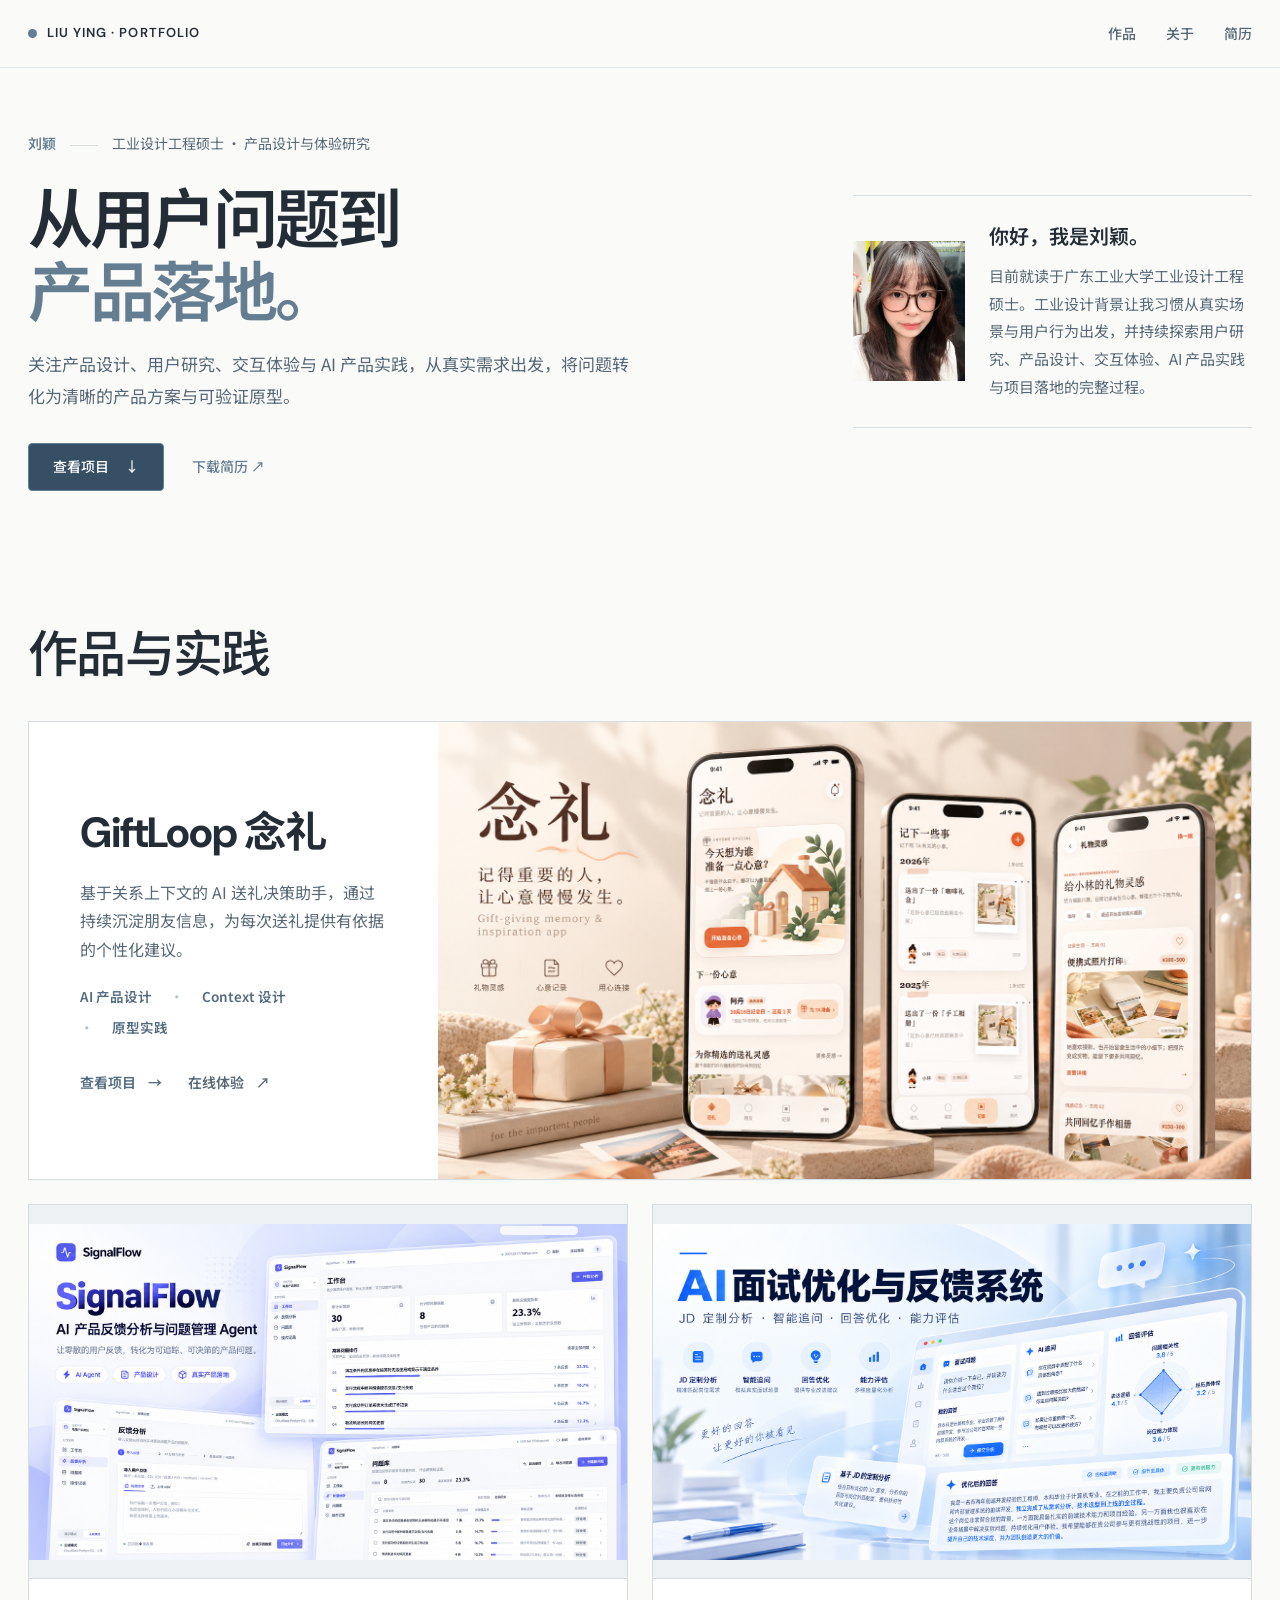
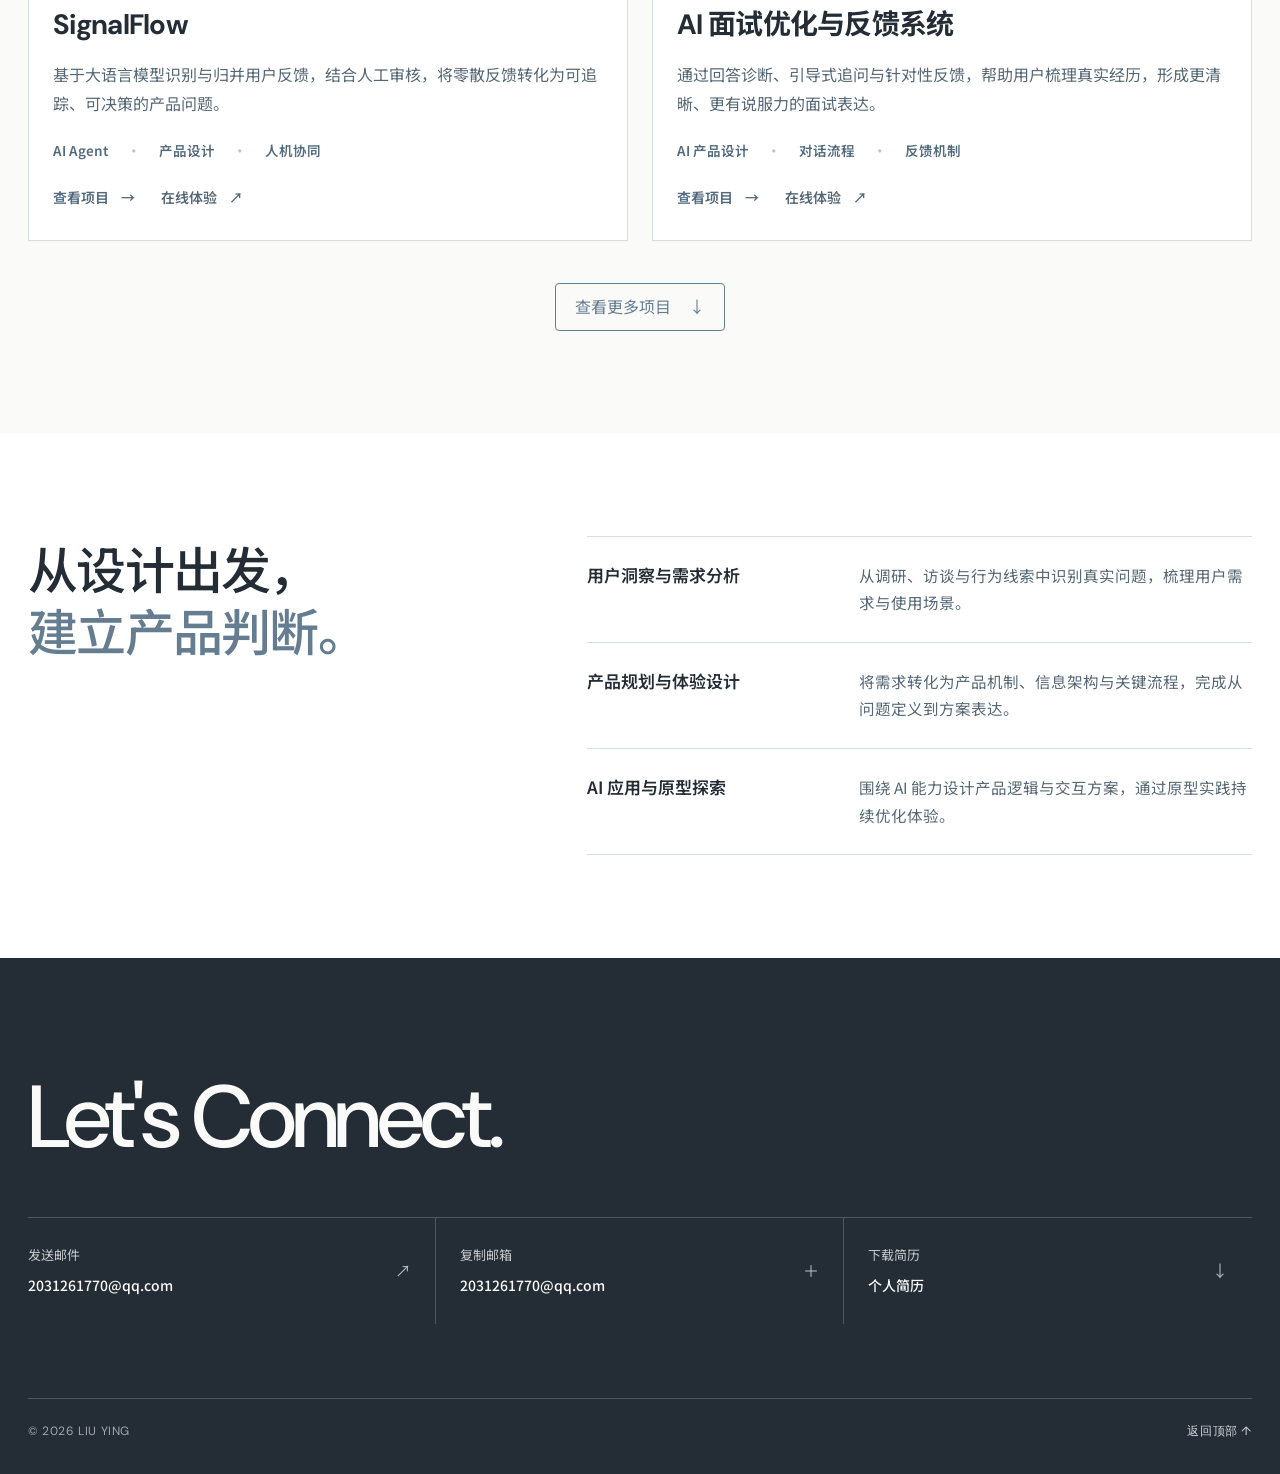
<file: index.html>
<!doctype html>
<html lang="zh-CN">
<head>
  <meta charset="utf-8">
  <meta name="viewport" content="width=device-width, initial-scale=1">
  <meta name="theme-color" content="#fafaf8">
  <meta name="description" content="刘颖的个人作品集，聚焦产品设计、用户研究、交互体验、AI 产品实践与项目落地。">
  <title>作品集</title>
  <link rel="icon" type="image/svg+xml" href="data:image/svg+xml,%3Csvg xmlns='http://www.w3.org/2000/svg' viewBox='0 0 32 32'%3E%3Crect width='32' height='32' rx='9' fill='%23364f65'/%3E%3Ccircle cx='16' cy='16' r='7' fill='%23fafaf8'/%3E%3C/svg%3E">
  <link rel="preconnect" href="https://fonts.googleapis.com">
  <link rel="preconnect" href="https://fonts.gstatic.com" crossorigin>
  <link href="https://fonts.googleapis.com/css2?family=DM+Sans:wght@400;500;600&family=Noto+Sans+SC:wght@300;400;500;600&display=swap" rel="stylesheet">
  <link rel="stylesheet" href="./styles.css?v=20261027-1">
</head>
<body class="home-body">
  <header class="site-header">
    <a class="brand" href="#top" aria-label="回到首页"><span class="brand-mark" aria-hidden="true"></span><span>LIU YING · PORTFOLIO</span></a>
    <nav class="site-nav" aria-label="主导航">
      <a href="#work">作品</a><a href="#about">关于</a><a href="./assets/liu-ying-resume.pdf" download="刘颖-个人简历.pdf">简历</a>
    </nav>
  </header>

  <main id="top">
    <section class="hero" id="about" aria-labelledby="hero-title">
      <div class="hero-layout">
        <div class="hero-content">
          <div class="hero-identity reveal">
            <span class="hero-name">刘颖</span>
            <span>工业设计工程硕士 · 产品设计与体验研究</span>
          </div>
          <h1 id="hero-title" class="reveal delay-1">从用户问题到<br><em>产品落地。</em></h1>
          <p class="hero-summary reveal delay-2">关注产品设计、用户研究、交互体验与 AI 产品实践，从真实需求出发，将问题转化为清晰的产品方案与可验证原型。</p>
          <div class="hero-actions reveal delay-2">
            <a class="button button-primary" href="#work">查看项目 <span aria-hidden="true">↓</span></a>
            <a class="text-link" href="./assets/liu-ying-resume.pdf" download="刘颖-个人简历.pdf">下载简历 <span aria-hidden="true">↗</span></a>
          </div>
        </div>
        <aside class="hero-about reveal delay-1" aria-labelledby="about-title">
          <figure class="about-portrait"><img src="./assets/profile-portrait-2026.jpg" width="1279" height="1706" alt="刘颖的个人照片" loading="eager" decoding="async"></figure>
          <div class="about-brief">
            <h2 id="about-title">你好，我是刘颖。</h2>
            <p>目前就读于广东工业大学工业设计工程硕士。工业设计背景让我习惯从真实场景与用户行为出发，并持续探索用户研究、产品设计、交互体验、AI 产品实践与项目落地的完整过程。</p>
          </div>
        </aside>
      </div>
    </section>

    <section class="work" id="work" aria-labelledby="work-title">
      <div class="section-head reveal"><h2 id="work-title">作品与实践</h2></div>

      <article class="featured-project reveal" aria-labelledby="giftloop-title">
        <div class="featured-copy">
          <h3 id="giftloop-title"><a href="./giftloop.html">GiftLoop 念礼</a></h3>
          <p class="project-desc">基于关系上下文的 AI 送礼决策助手，通过持续沉淀朋友信息，为每次送礼提供有依据的个性化建议。</p>
          <ul class="skill-tags" aria-label="GiftLoop 能力标签"><li>AI 产品设计</li><li>Context 设计</li><li>原型实践</li></ul>
          <div class="project-links">
            <a class="case-link" href="./giftloop.html">查看项目 <span aria-hidden="true">→</span></a>
            <a class="case-link secondary" href="https://liuying2112517020.github.io/giftloop/" target="_blank" rel="noopener">在线体验 <span aria-hidden="true">↗</span></a>
          </div>
        </div>
        <a class="featured-visual" href="./giftloop.html" aria-label="查看 GiftLoop 念礼项目详情">
          <img src="./assets/giftloop-cover-2026.png" alt="念礼 GiftLoop 礼物记忆与灵感应用封面" decoding="async">
          <span class="project-arrow" aria-hidden="true">↗</span>
        </a>
      </article>

      <div class="project-grid primary-projects">
        <article class="project-card reveal">
          <a class="project-visual signalflow-visual" href="./signalflow.html" aria-label="查看 SignalFlow 项目详情">
            <img src="./assets/signalflow-cover-2026.png" width="1672" height="941" alt="SignalFlow AI 产品反馈分析与问题管理 Agent 项目封面" decoding="sync" fetchpriority="high">
            <span class="signalflow-email-mask" aria-hidden="true"></span>
            <span class="project-arrow" aria-hidden="true">↗</span>
          </a>
          <div class="project-copy">
            <h3><a href="./signalflow.html">SignalFlow</a></h3>
            <p class="project-desc">基于大语言模型识别与归并用户反馈，结合人工审核，将零散反馈转化为可追踪、可决策的产品问题。</p>
            <ul class="skill-tags"><li>AI Agent</li><li>产品设计</li><li>人机协同</li></ul>
            <div class="project-links">
              <a class="case-link" href="./signalflow.html">查看项目 <span aria-hidden="true">→</span></a>
              <a class="case-link secondary" href="https://signalflow-330791-11-1508405579.sh.run.tcloudbase.com/" target="_blank" rel="noopener">在线体验 <span aria-hidden="true">↗</span></a>
            </div>
          </div>
        </article>

        <article class="project-card reveal">
          <a class="project-visual" href="./interview-coach.html" aria-label="查看 AI 面试优化与反馈系统项目详情">
            <img src="./assets/interview-coach-cover-2026.png" width="1672" height="941" alt="AI 面试优化与反馈系统项目封面" decoding="sync" fetchpriority="high">
            <span class="project-arrow" aria-hidden="true">↗</span>
          </a>
          <div class="project-copy">
            <h3><a href="./interview-coach.html">AI 面试优化与反馈系统</a></h3>
            <p class="project-desc">通过回答诊断、引导式追问与针对性反馈，帮助用户梳理真实经历，形成更清晰、更有说服力的面试表达。</p>
            <ul class="skill-tags"><li>AI 产品设计</li><li>对话流程</li><li>反馈机制</li></ul>
            <div class="project-links">
              <a class="case-link" href="./interview-coach.html">查看项目 <span aria-hidden="true">→</span></a>
              <a class="case-link secondary" href="https://rhtr8xphyq.coze.site/" target="_blank" rel="noopener">在线体验 <span aria-hidden="true">↗</span></a>
            </div>
          </div>
        </article>
      </div>

      <div class="more-projects" id="hidden-projects" hidden>
        <div class="project-grid more-projects-inner">
          <article class="project-card">
            <a class="project-visual" href="./pawcare.html" aria-label="查看 PawCare 项目详情">
              <img src="./assets/pawcare-cover-2026.png" alt="PawCare 宠物就医与健康管理平台封面" loading="lazy" decoding="async">
              <span class="project-arrow" aria-hidden="true">↗</span>
            </a>
            <div class="project-copy">
              <h3><a href="./pawcare.html">PawCare</a></h3>
              <p class="project-desc">围绕发现异常、选择医院、完成就诊与诊后管理，构建连续的宠物医疗信息体验。</p>
              <ul class="skill-tags"><li>用户研究</li><li>产品规划</li><li>可用性测试</li></ul>
              <div class="project-links">
                <a class="case-link" href="./pawcare.html">查看项目 <span aria-hidden="true">→</span></a>
                <a class="case-link secondary" href="https://liuying2112517020.github.io/petcare-app/" target="_blank" rel="noopener">在线体验 <span aria-hidden="true">↗</span></a>
              </div>
            </div>
          </article>

          <article class="project-card">
            <a class="project-visual" href="./flowcase.html" aria-label="查看 FlowCase 项目详情">
              <img src="./assets/flowcase-cover-2026.jpg" alt="FlowCase 多功能一体化平板壳项目封面" loading="lazy" decoding="async">
              <span class="project-arrow" aria-hidden="true">↗</span>
            </a>
            <div class="project-copy">
              <h3><a href="./flowcase.html">FlowCase</a></h3>
              <p class="project-desc">围绕平板学习、绘画与轻办公场景，整合收纳、支撑与多形态切换体验。</p>
              <ul class="skill-tags"><li>用户研究</li><li>场景分析</li><li>产品实现</li></ul>
              <div class="project-links"><a class="case-link" href="./flowcase.html">查看项目 <span aria-hidden="true">→</span></a></div>
            </div>
          </article>

          <article class="project-card project-card-wide">
            <a class="project-visual" href="./loopspring.html" aria-label="查看 LoopSpring 项目详情">
              <img src="./assets/loopspring-cover.png" alt="LoopSpring 模块化水环境净化产品封面" loading="lazy" decoding="async">
              <span class="project-arrow" aria-hidden="true">↗</span>
            </a>
            <div class="project-copy">
              <h3><a href="./loopspring.html">LoopSpring</a></h3>
              <p class="project-desc">将废弃铝泥转化为除氟吸附材料，以模块化漂浮装置降低净水成本与维护门槛。</p>
              <ul class="skill-tags"><li>可持续设计</li><li>系统设计</li><li>原型验证</li></ul>
              <div class="project-links"><a class="case-link" href="./loopspring.html">查看项目 <span aria-hidden="true">→</span></a></div>
            </div>
          </article>
        </div>
      </div>

      <div class="more-toggle-wrap reveal">
        <button class="more-toggle" type="button" aria-expanded="false" aria-controls="hidden-projects" data-project-toggle>
          <span data-project-toggle-label>查看更多项目</span><span aria-hidden="true">↓</span>
        </button>
      </div>
    </section>

    <section class="profile-strip" aria-labelledby="capabilities-title">
      <div class="bring-panel reveal">
        <div class="bring-heading"><h2 id="capabilities-title">从设计出发，<br><em>建立产品判断。</em></h2></div>
        <div class="compact-capabilities">
          <article><h3>用户洞察与需求分析</h3><p>从调研、访谈与行为线索中识别真实问题，梳理用户需求与使用场景。</p></article>
          <article><h3>产品规划与体验设计</h3><p>将需求转化为产品机制、信息架构与关键流程，完成从问题定义到方案表达。</p></article>
          <article><h3>AI 应用与原型探索</h3><p>围绕 AI 能力设计产品逻辑与交互方案，通过原型实践持续优化体验。</p></article>
        </div>
      </div>
    </section>

    <section class="contact" id="contact" aria-labelledby="contact-title">
      <div class="contact-heading"><h2 id="contact-title">Let's Connect.</h2></div>
      <div class="contact-actions">
        <a class="contact-action primary" href="mailto:2031261770@qq.com"><span>发送邮件</span><strong>2031261770@qq.com</strong><span aria-hidden="true">↗</span></a>
        <button class="contact-action" type="button" data-copy-email="2031261770@qq.com"><span>复制邮箱</span><strong>2031261770@qq.com</strong><span aria-hidden="true">＋</span></button>
        <a class="contact-action" href="./assets/liu-ying-resume.pdf" download="刘颖-个人简历.pdf"><span>下载简历</span><strong>个人简历</strong><span aria-hidden="true">↓</span></a>
      </div>
      <div class="contact-foot"><span>© 2026 LIU YING</span><a href="#top">返回顶部 ↑</a></div>
    </section>
  </main>
  <div class="toast" role="status" aria-live="polite" aria-atomic="true"></div>
  <script src="./script.js?v=20261019-1"></script>
</body>
</html>
</file>
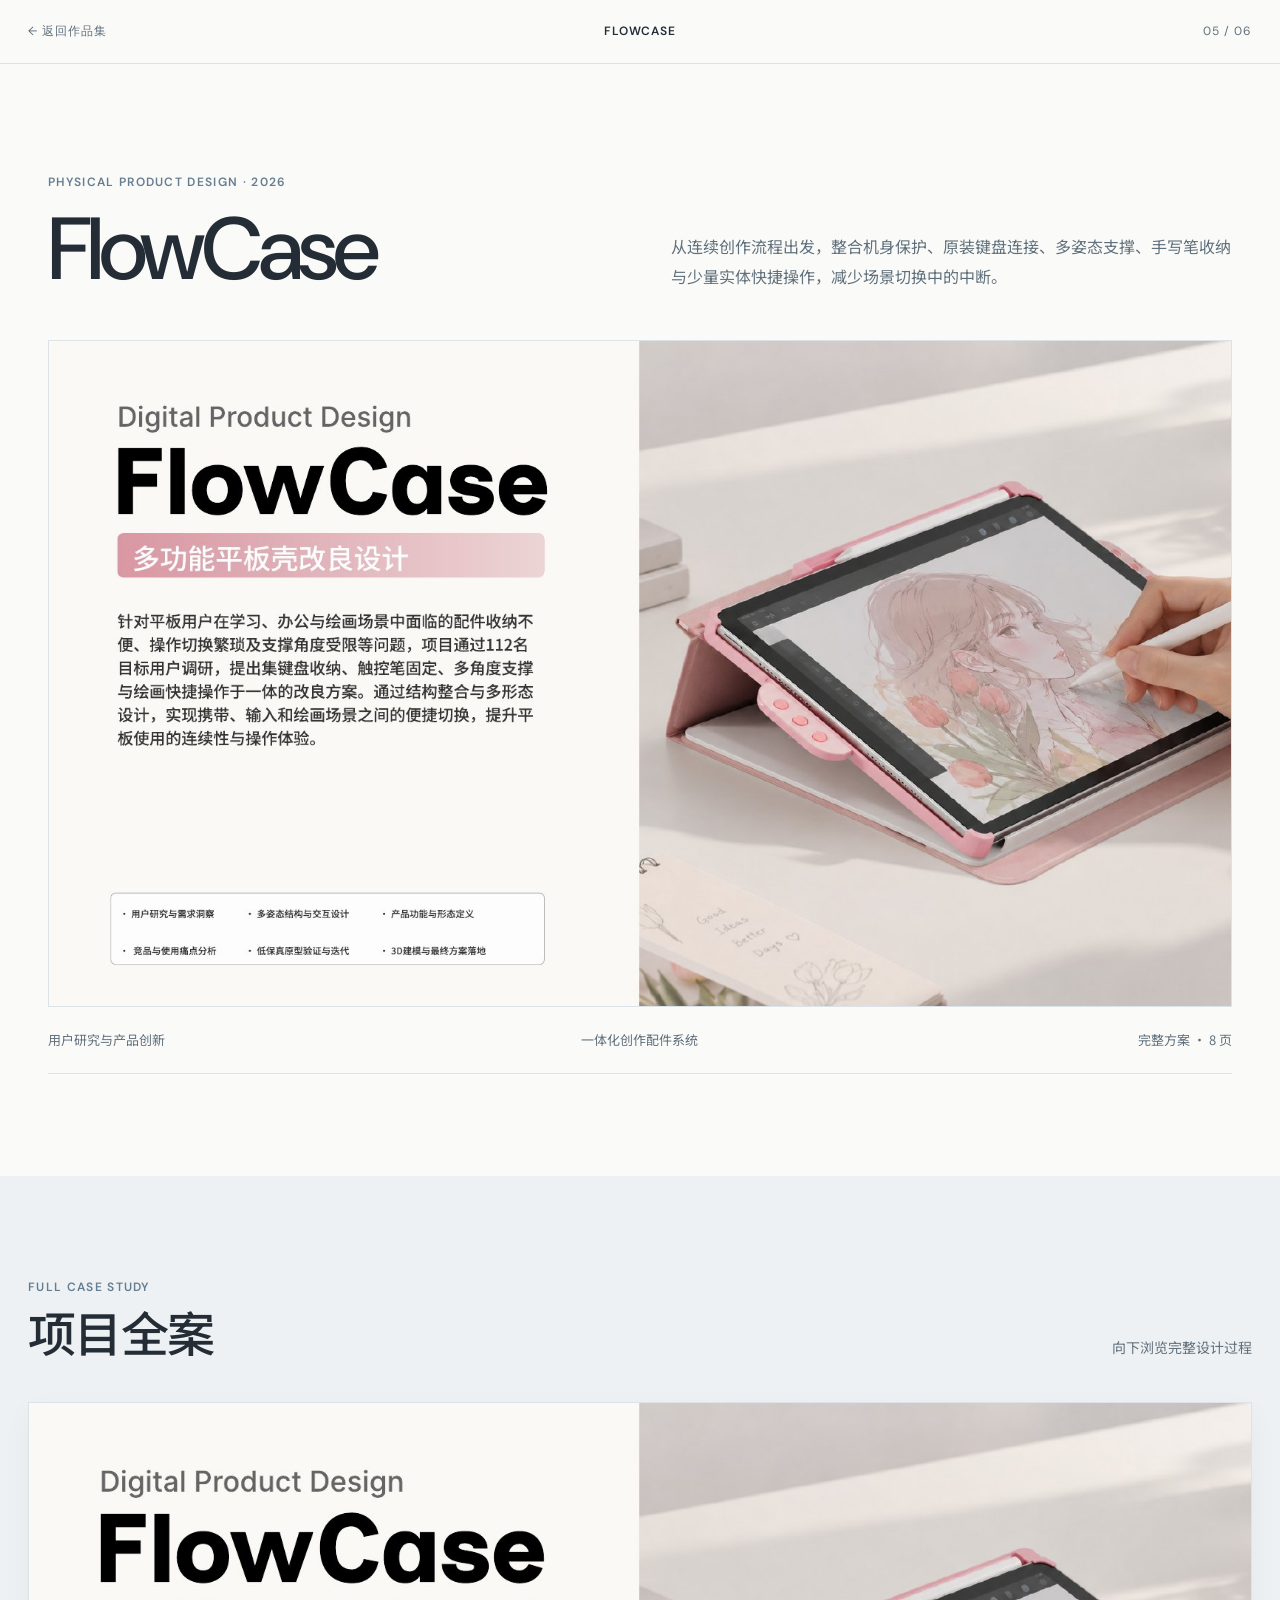
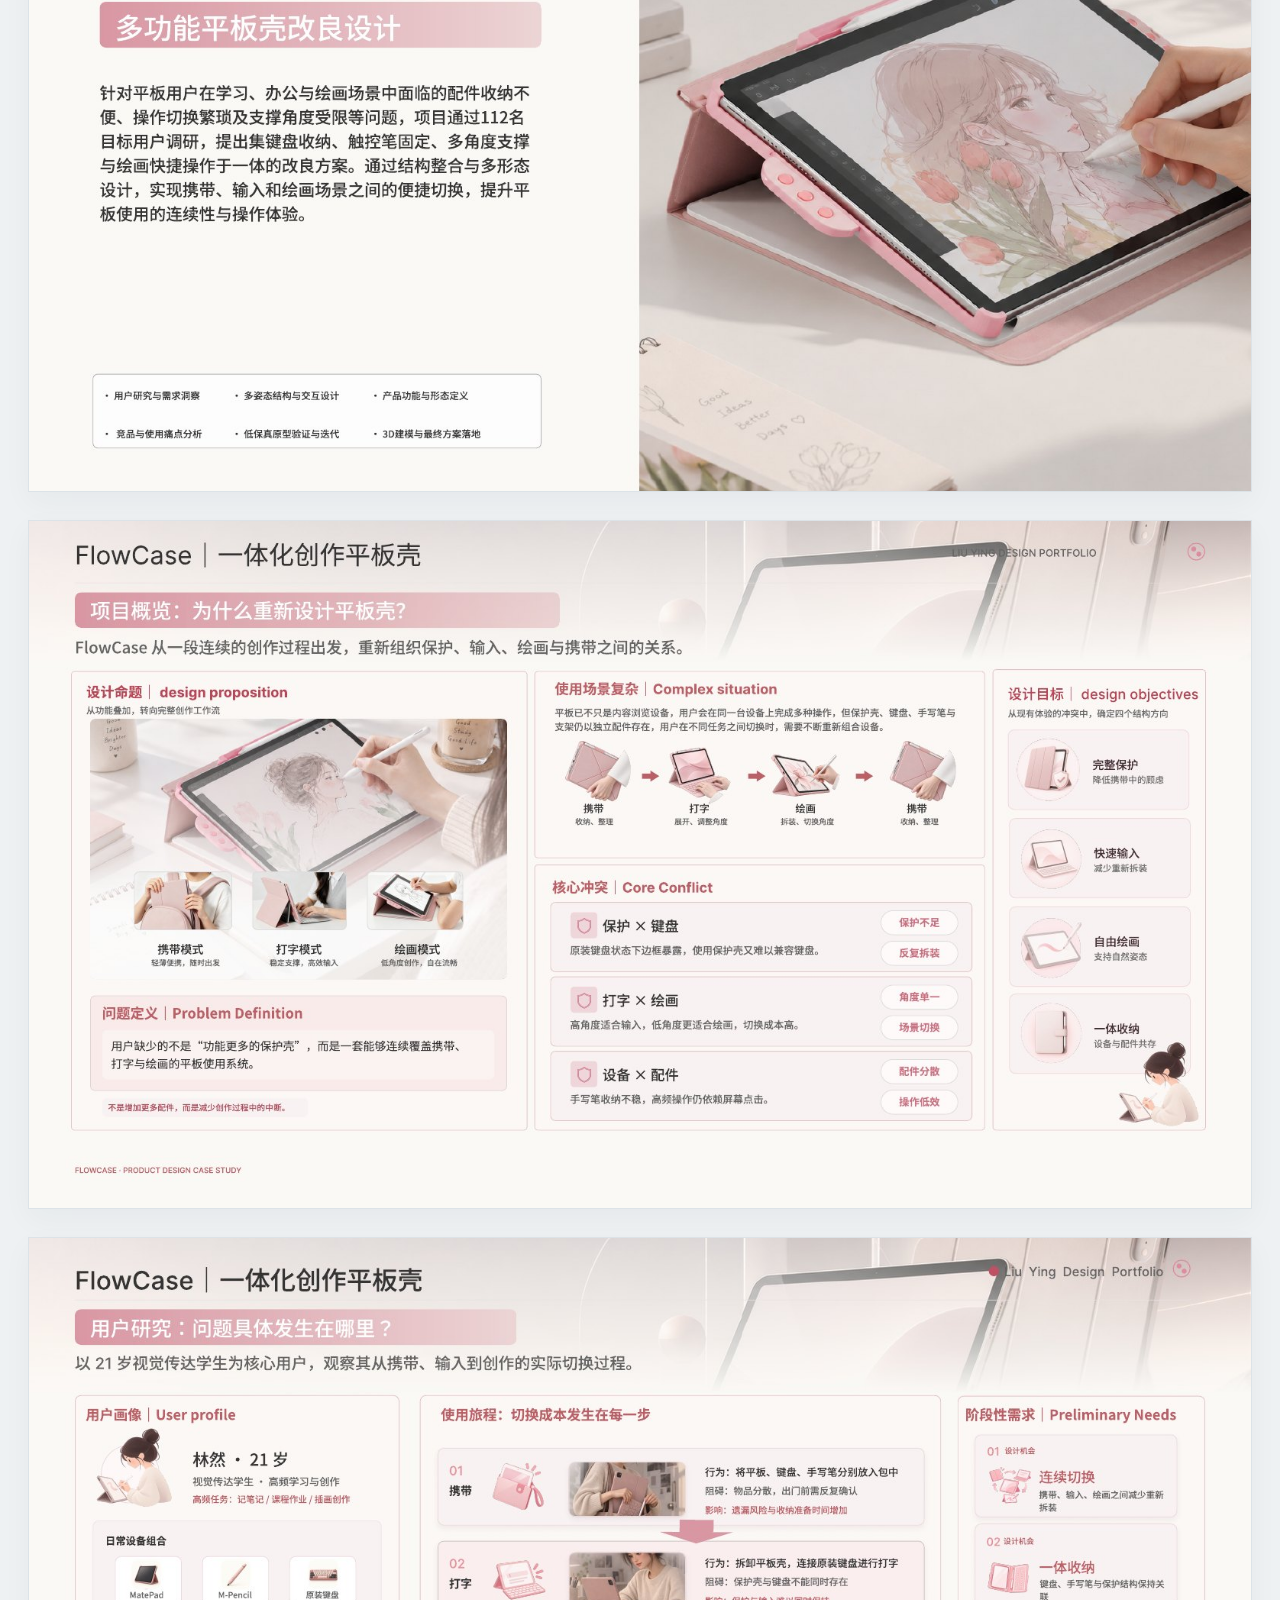
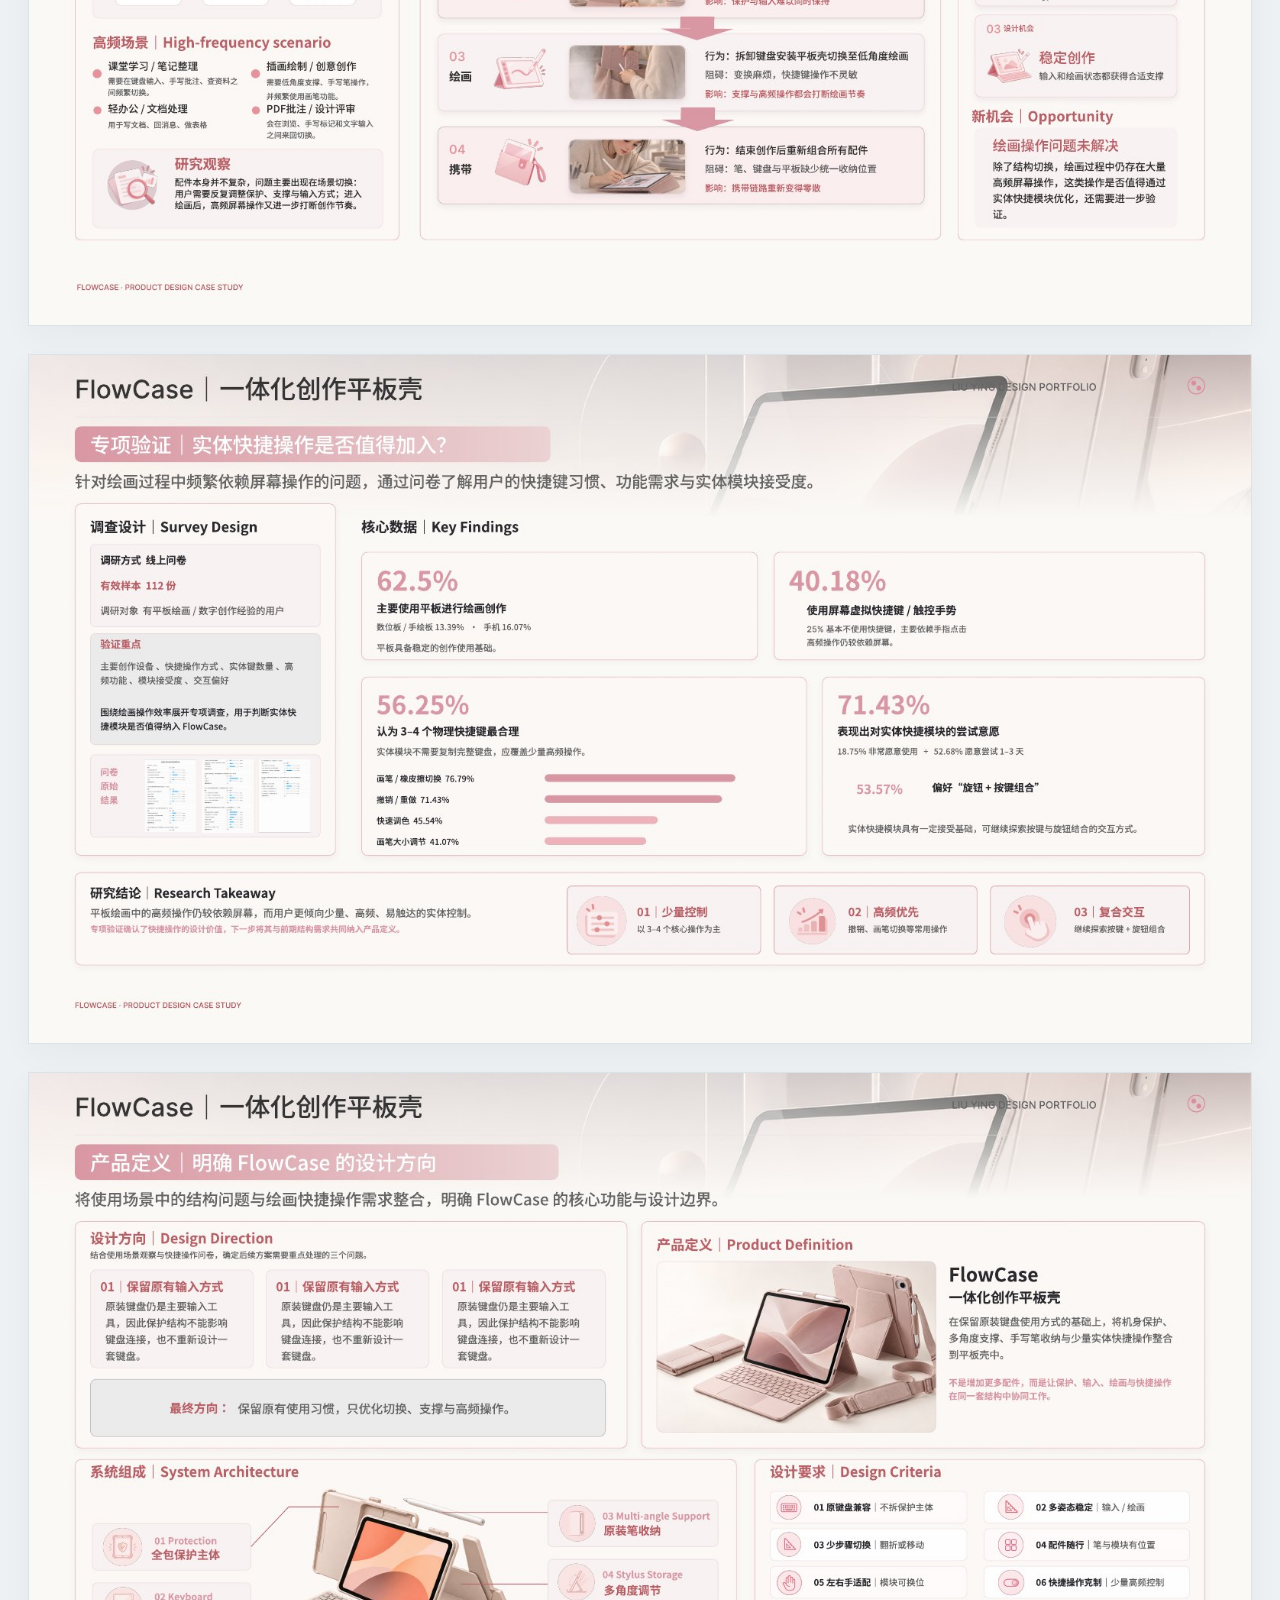
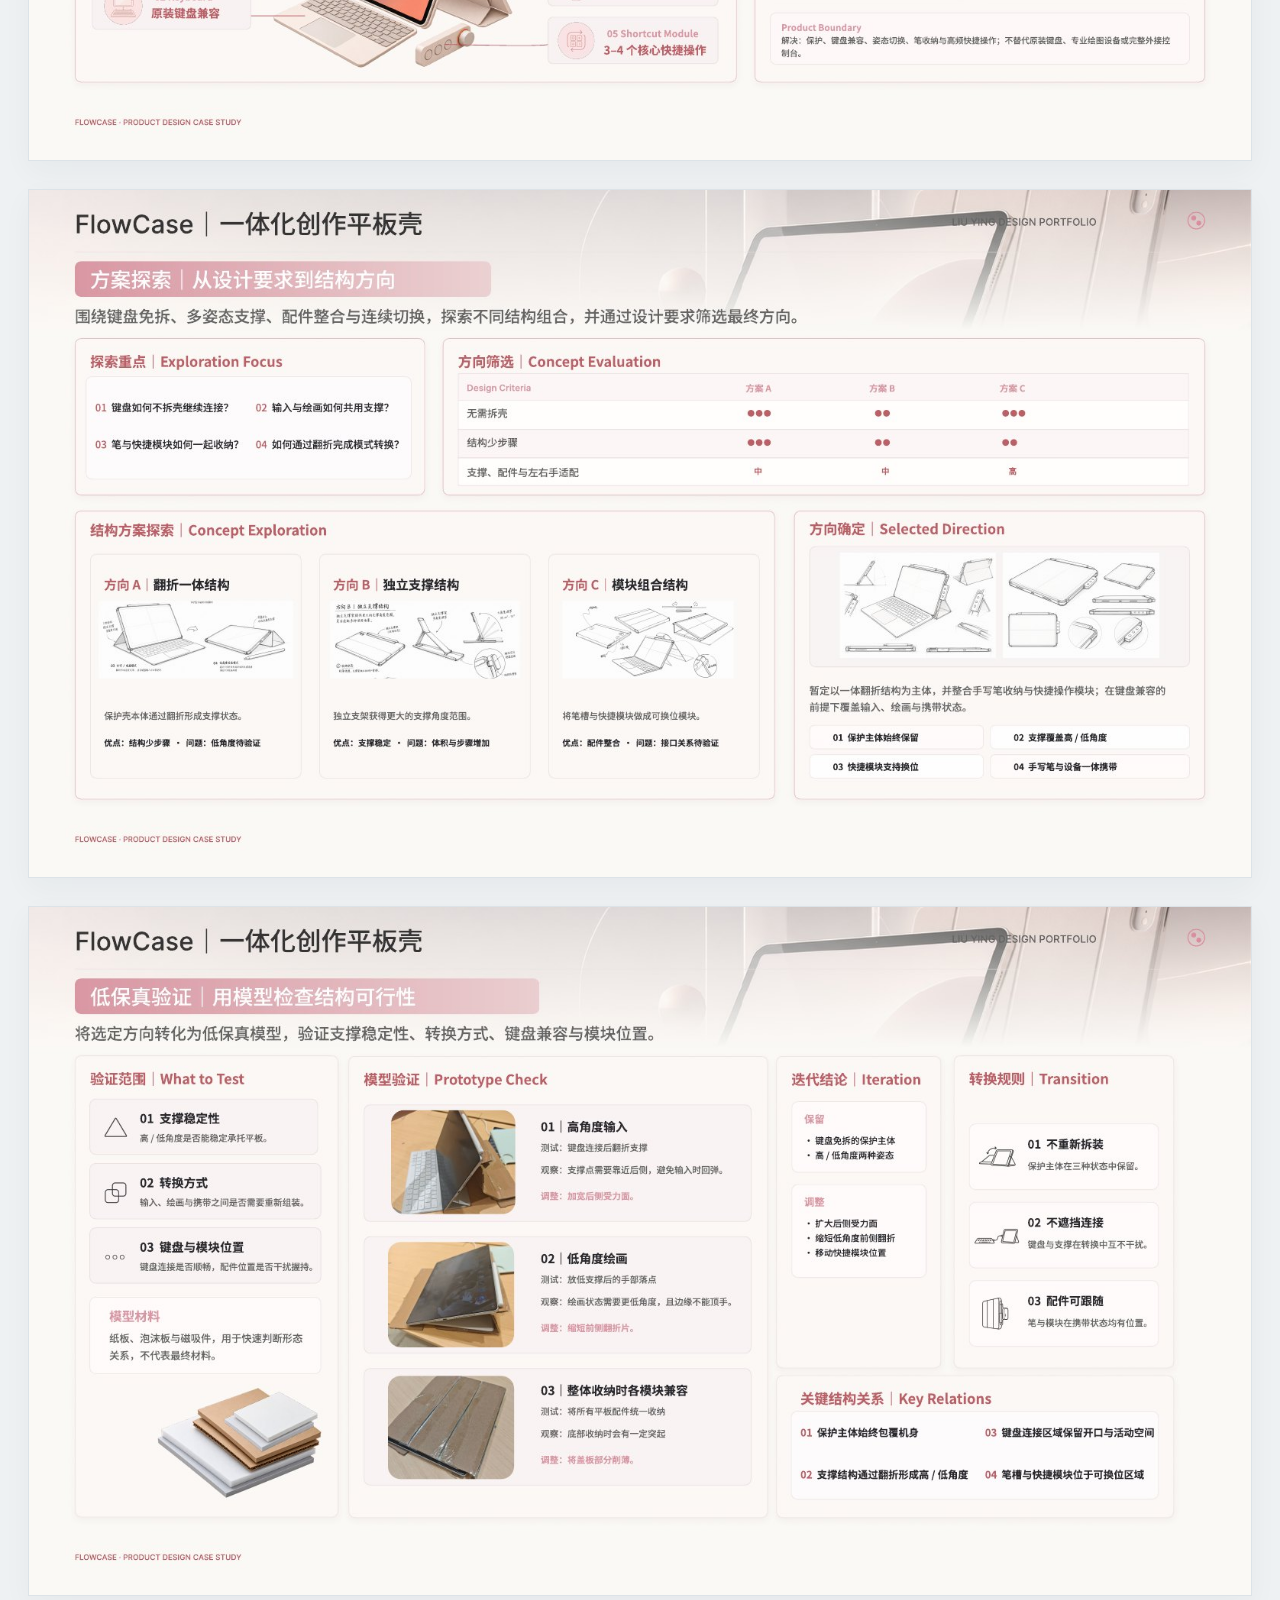
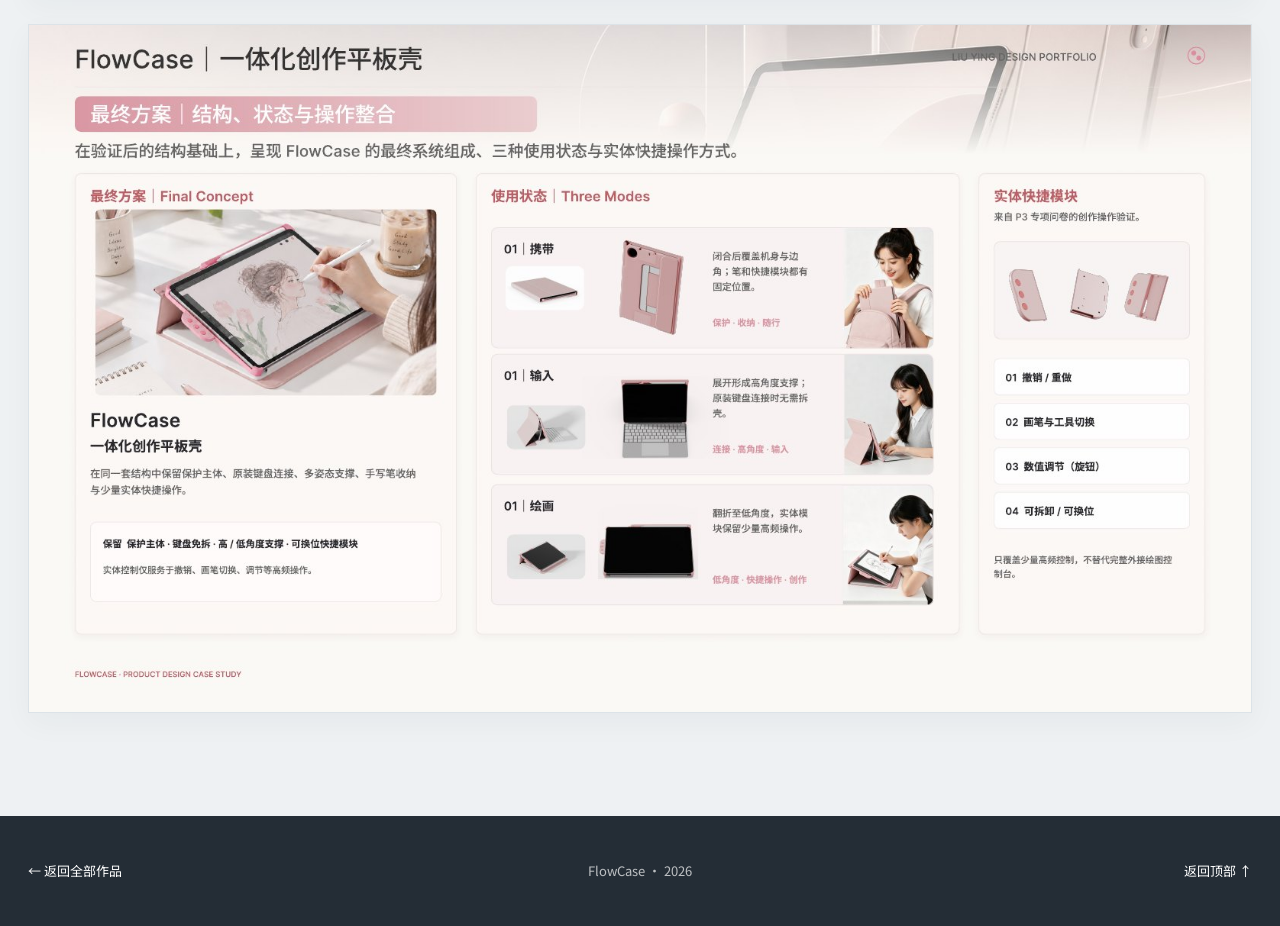
<file: flowcase.html>
<!doctype html>
<html lang="zh-CN">
<head>
  <meta charset="utf-8">
  <meta name="viewport" content="width=device-width, initial-scale=1">
  <meta name="theme-color" content="#fafaf8">
  <meta name="description" content="FlowCase 多功能平板保护壳产品设计项目。">
  <title>FlowCase · 作品集</title>
  <link rel="icon" type="image/svg+xml" href="data:image/svg+xml,%3Csvg xmlns='http://www.w3.org/2000/svg' viewBox='0 0 32 32'%3E%3Crect width='32' height='32' rx='9' fill='%23364f65'/%3E%3Ccircle cx='16' cy='16' r='7' fill='%23fafaf8'/%3E%3C/svg%3E">
  <link rel="preconnect" href="https://fonts.googleapis.com">
  <link rel="preconnect" href="https://fonts.gstatic.com" crossorigin>
  <link href="https://fonts.googleapis.com/css2?family=DM+Sans:wght@400;500;600&family=Noto+Sans+SC:wght@300;400;500;600&family=Playfair+Display:ital,wght@0,500;1,500&display=swap" rel="stylesheet">
  <link rel="stylesheet" href="./styles.css?v=20261019-1">
  <link rel="stylesheet" href="./pawcare.css?v=20261019-1">
  <link rel="stylesheet" href="./flowcase.css?v=20261019-1">
</head>
<body class="case-body flowcase-body">
  <div class="grain" aria-hidden="true"></div>
  <header class="case-header">
    <a class="case-back" href="./index.html#work" aria-label="返回作品列表"><span aria-hidden="true">←</span> 返回作品集</a>
    <span class="case-brand">FLOWCASE</span>
    <span class="case-count">05 / 06</span>
  </header>

  <main>
    <section class="case-intro reveal">
      <div class="case-title-row">
        <div>
          <span class="case-kicker">Physical Product Design · 2026</span>
          <h1>FlowCase</h1>
        </div>
        <p>从连续创作流程出发，整合机身保护、原装键盘连接、多姿态支撑、手写笔收纳与少量实体快捷操作，减少场景切换中的中断。</p>
      </div>
      <figure class="case-cover">
        <img src="./assets/flowcase-cover-2026.jpg" alt="FlowCase 一体化创作平板壳项目概览">
      </figure>
      <div class="case-summary">
        <span>用户研究与产品创新</span>
        <span>一体化创作配件系统</span>
        <span>完整方案 · 8 页</span>
      </div>
    </section>

    <section class="case-gallery" aria-labelledby="gallery-title">
      <div class="gallery-head reveal">
        <span class="case-kicker">Full case study</span>
        <h2 id="gallery-title">项目全案</h2>
        <p>向下浏览完整设计过程</p>
      </div>
      <div class="case-pages">
        <figure class="case-page reveal"><img loading="lazy" src="./assets/flowcase/page-1.jpg" alt="FlowCase 项目方案第 1 页"></figure>
        <figure class="case-page reveal"><img loading="lazy" src="./assets/flowcase/page-2.jpg" alt="FlowCase 项目方案第 2 页"></figure>
        <figure class="case-page reveal"><img loading="lazy" src="./assets/flowcase/page-3.jpg" alt="FlowCase 项目方案第 3 页"></figure>
        <figure class="case-page reveal"><img loading="lazy" src="./assets/flowcase/page-4.jpg" alt="FlowCase 项目方案第 4 页"></figure>
        <figure class="case-page reveal"><img loading="lazy" src="./assets/flowcase/page-5.jpg" alt="FlowCase 项目方案第 5 页"></figure>
        <figure class="case-page reveal"><img loading="lazy" src="./assets/flowcase/page-6.jpg" alt="FlowCase 项目方案第 6 页"></figure>
        <figure class="case-page reveal"><img loading="lazy" src="./assets/flowcase/page-7.jpg" alt="FlowCase 项目方案第 7 页"></figure>
        <figure class="case-page reveal"><img loading="lazy" src="./assets/flowcase/page-8.jpg" alt="FlowCase 项目方案第 8 页"></figure>
      </div>
    </section>
  </main>

  <footer class="case-footer">
    <a href="./index.html#work">← 返回全部作品</a>
    <span>FlowCase · 2026</span>
    <a href="#top" onclick="window.scrollTo({top:0,behavior:'smooth'});return false;">返回顶部 ↑</a>
  </footer>
  <script src="./script.js?v=20261019-1"></script>
</body>
</html>
</file>
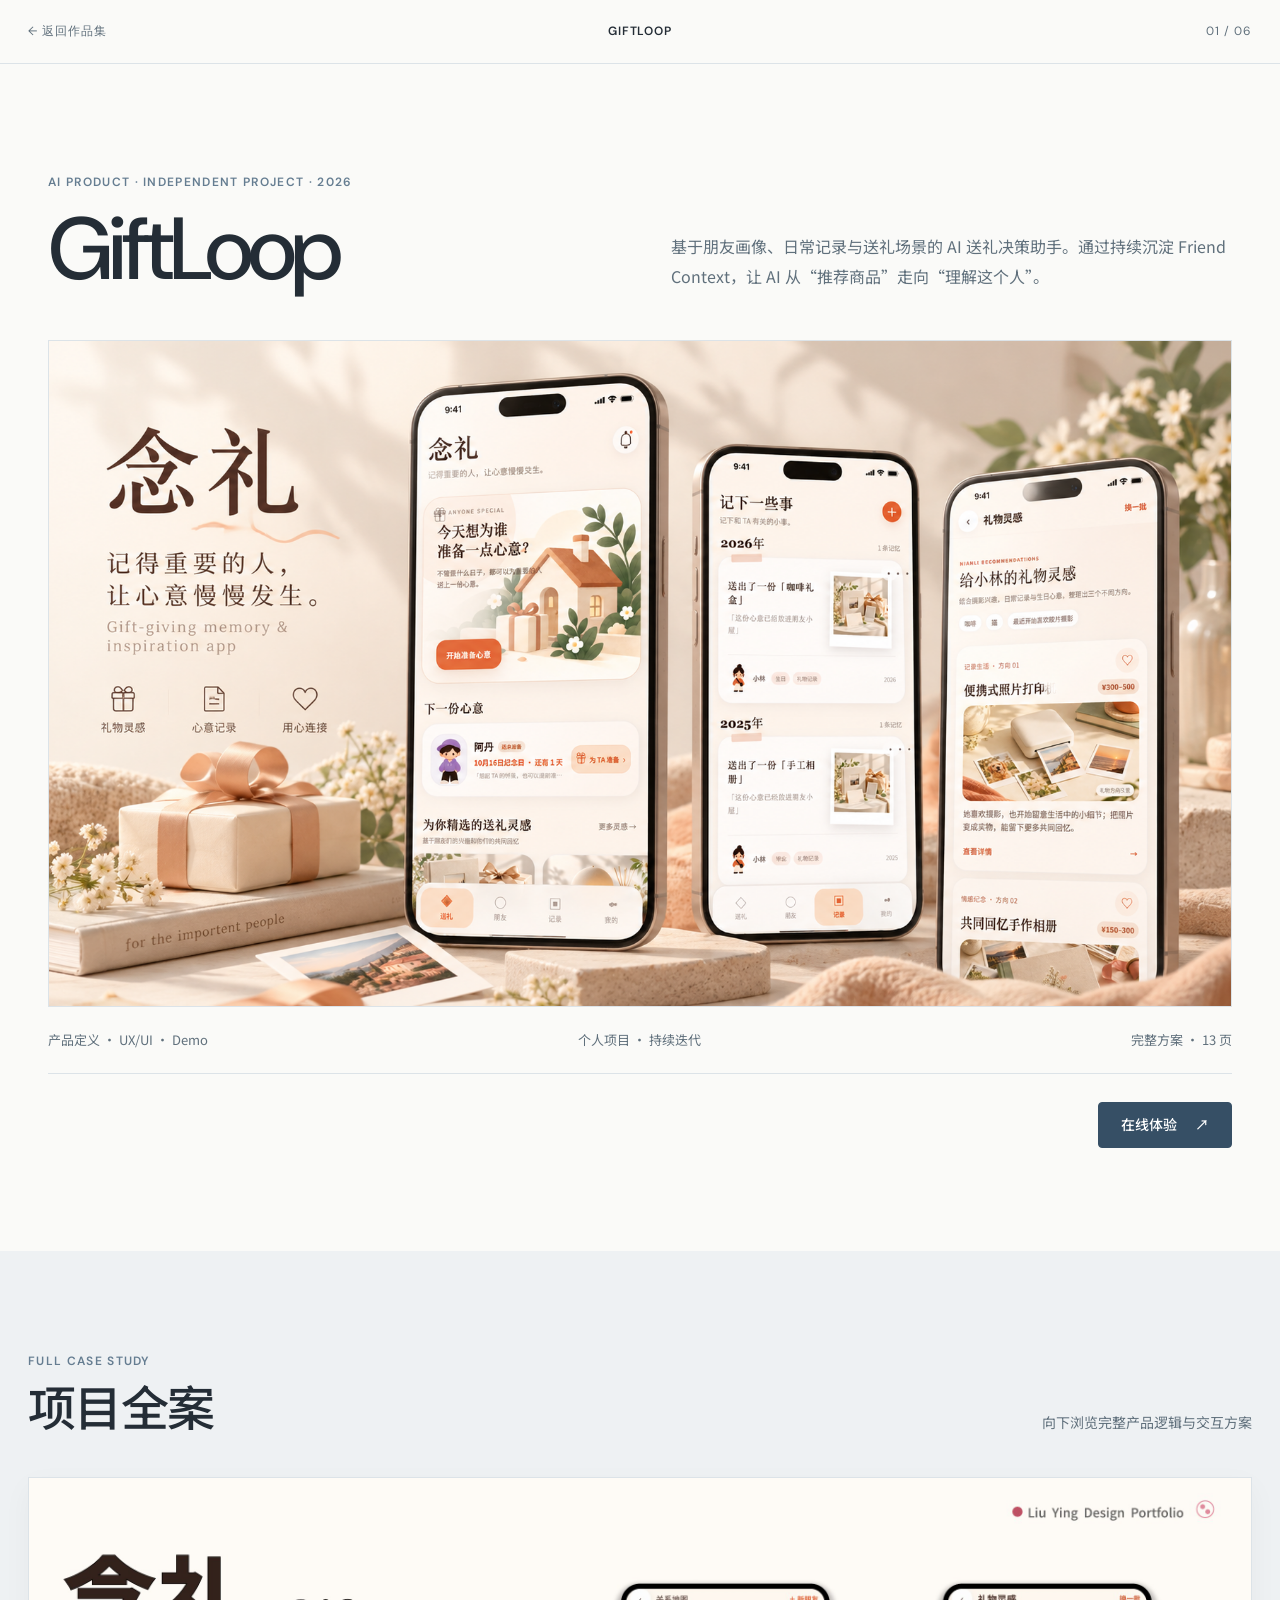
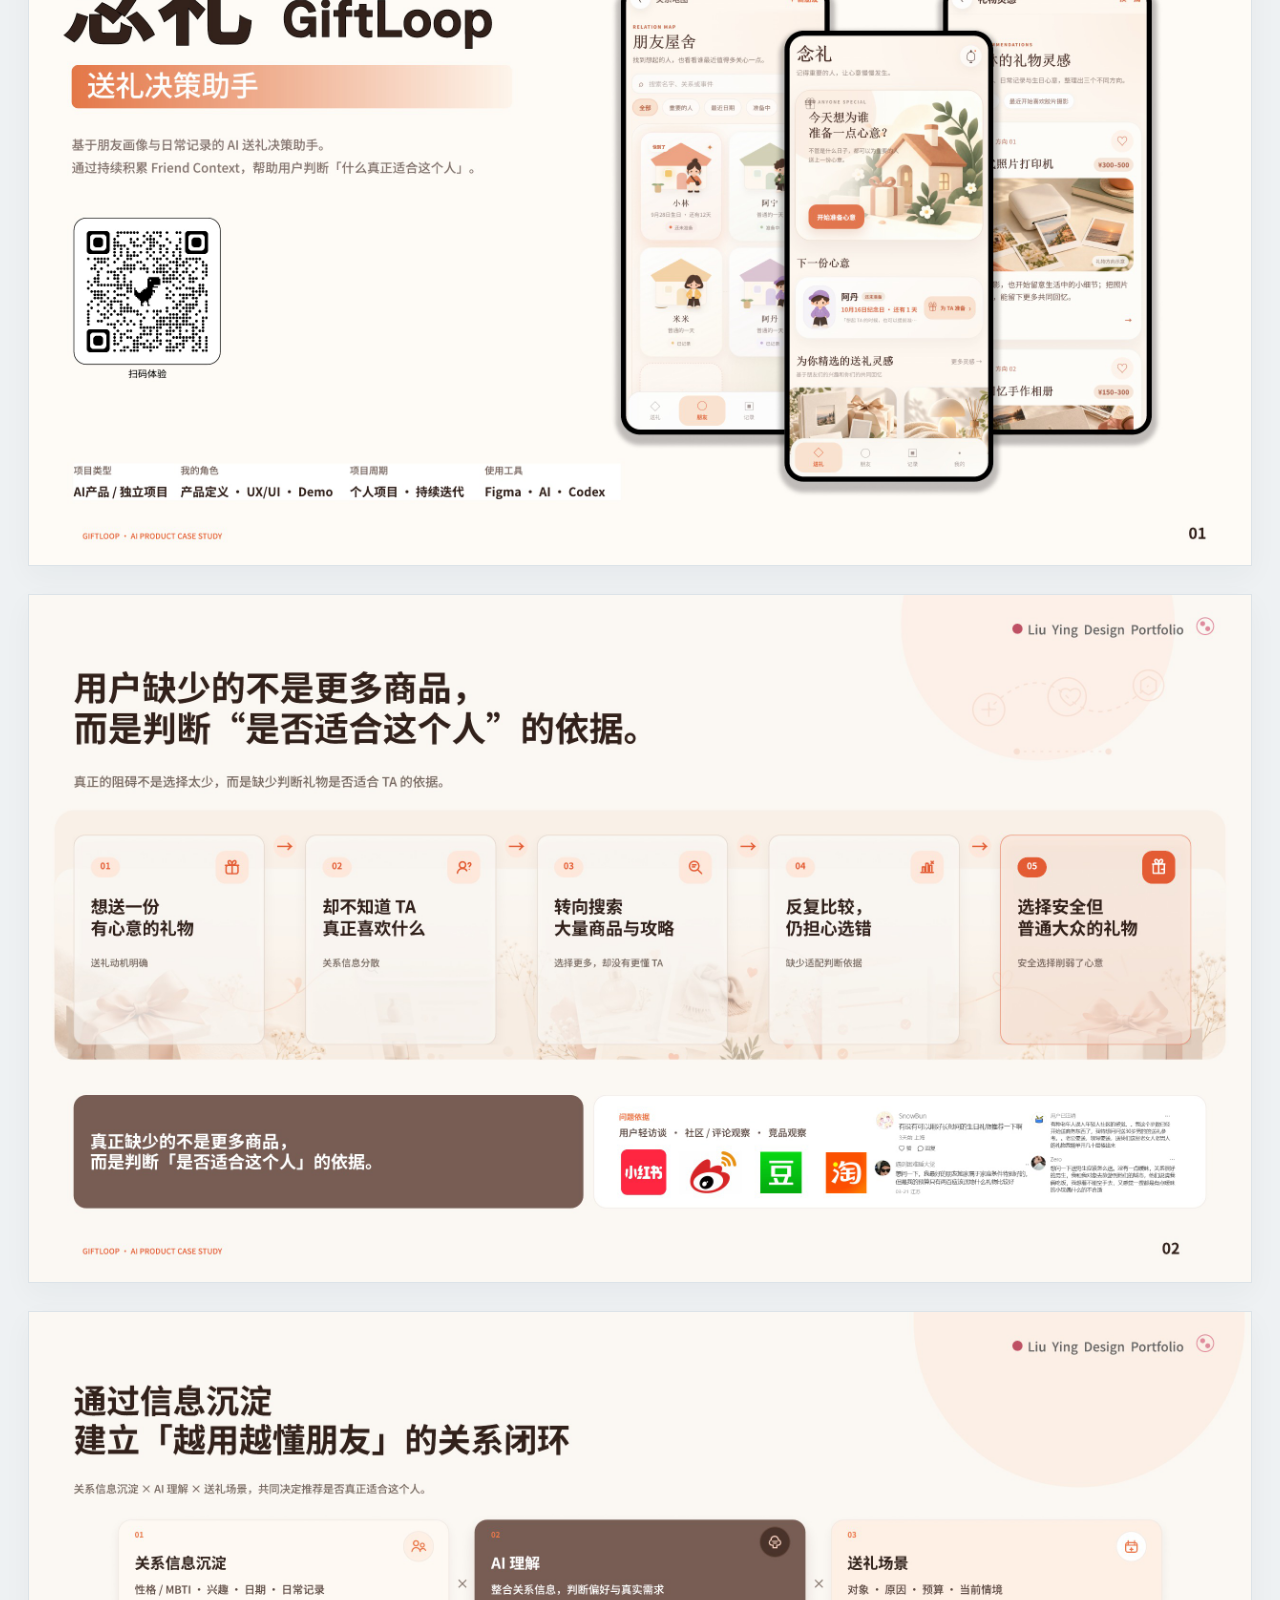
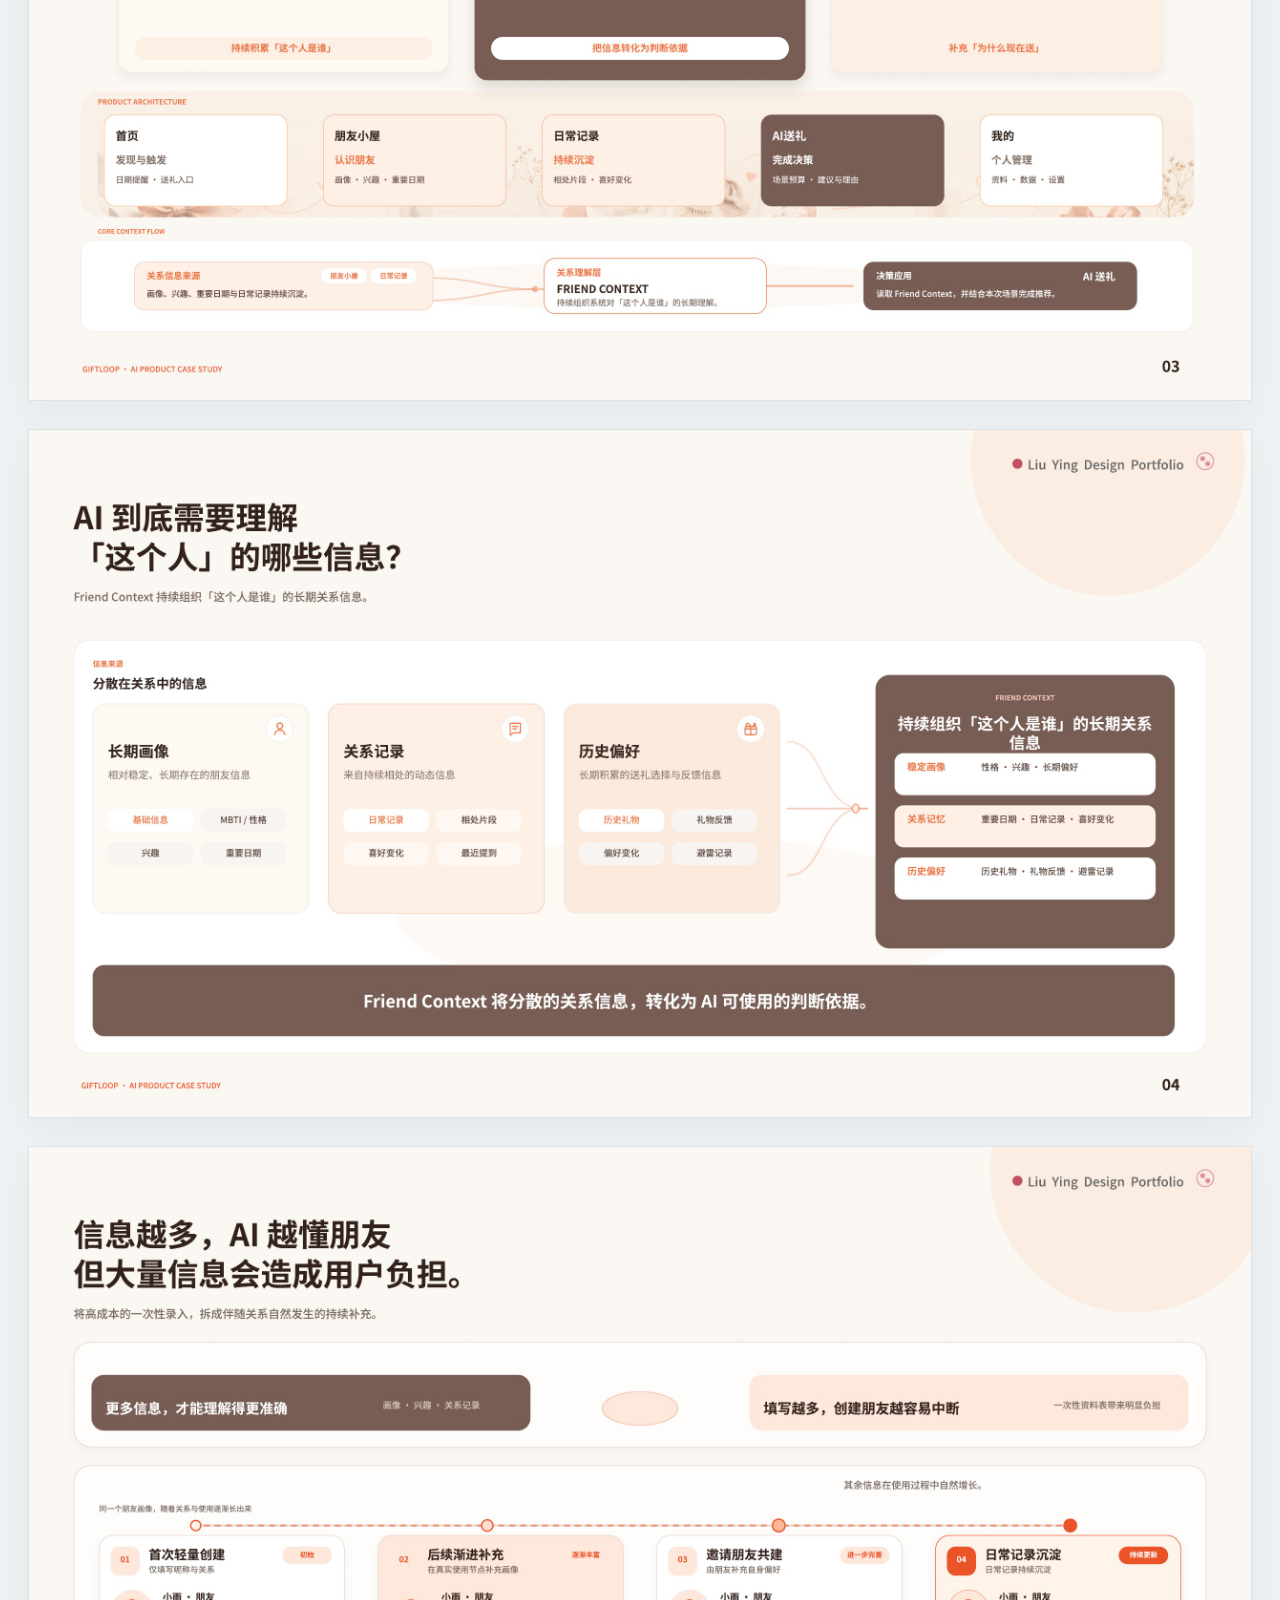
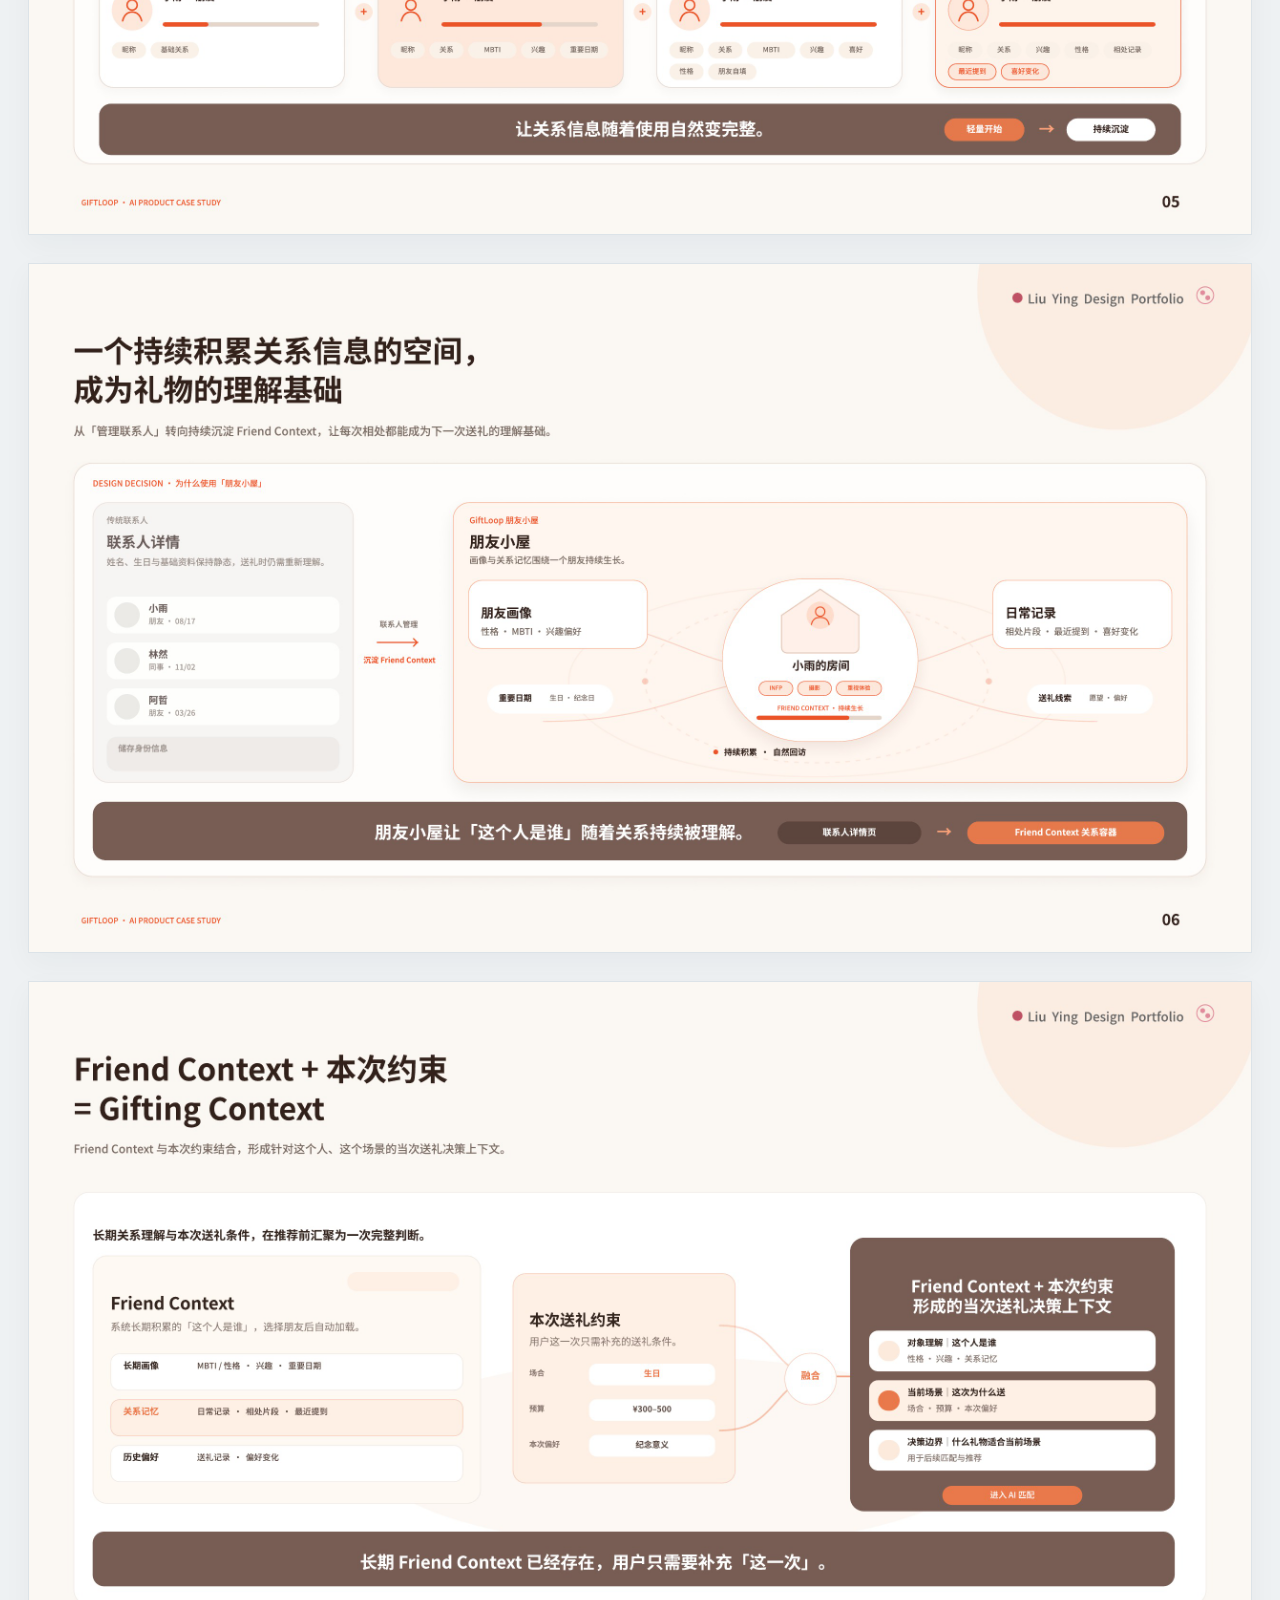
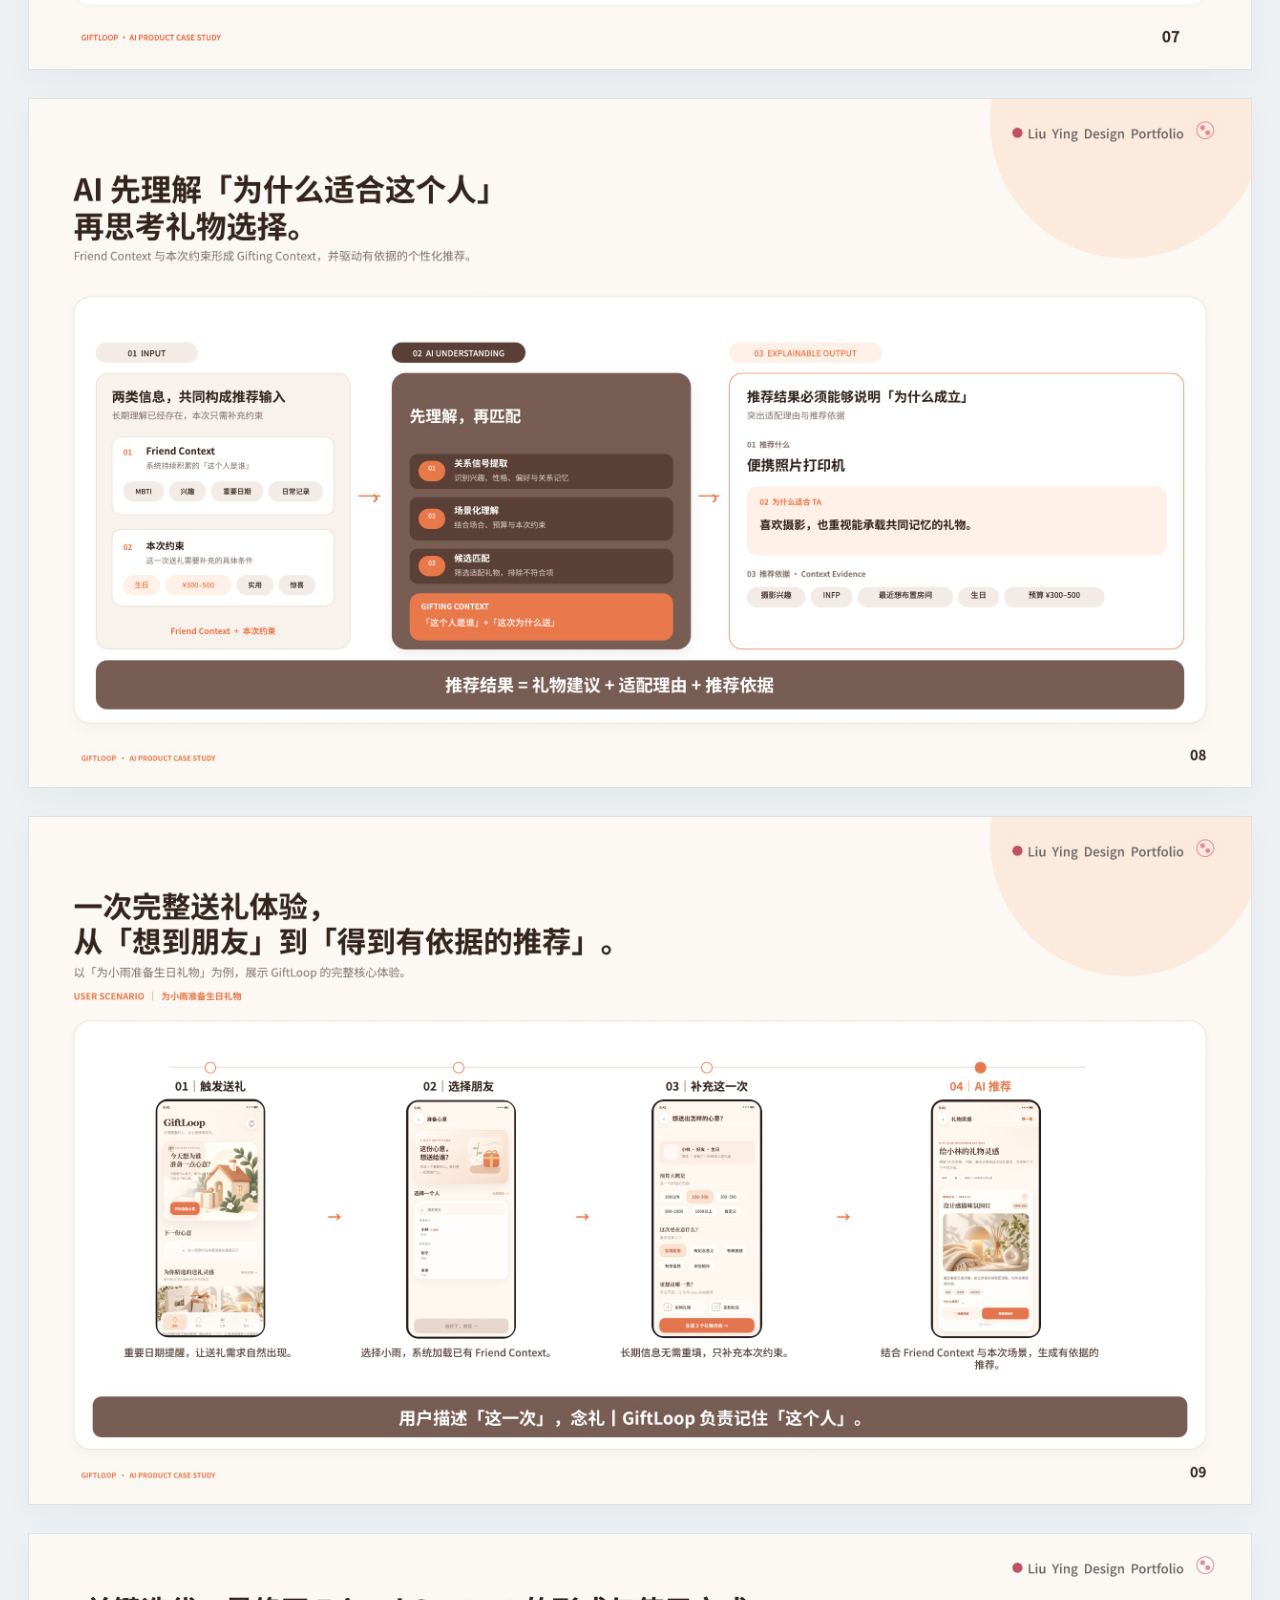
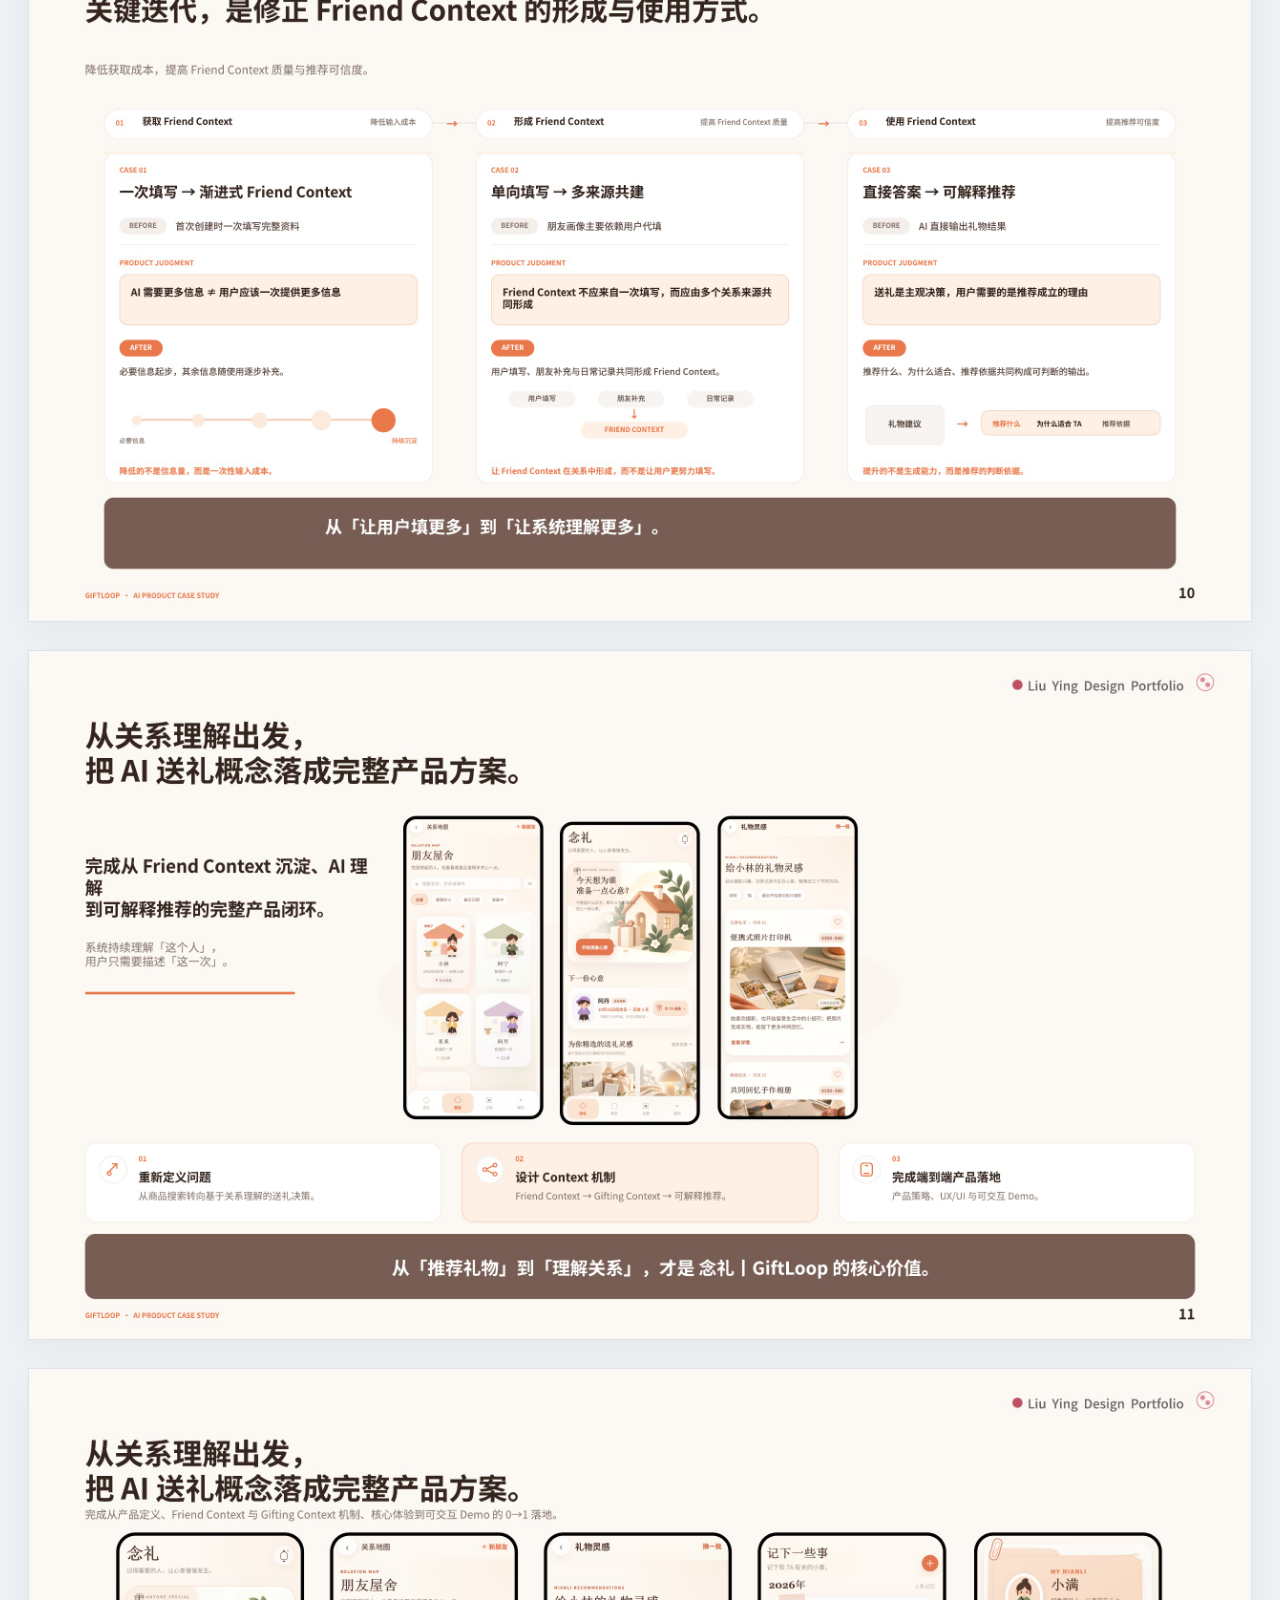
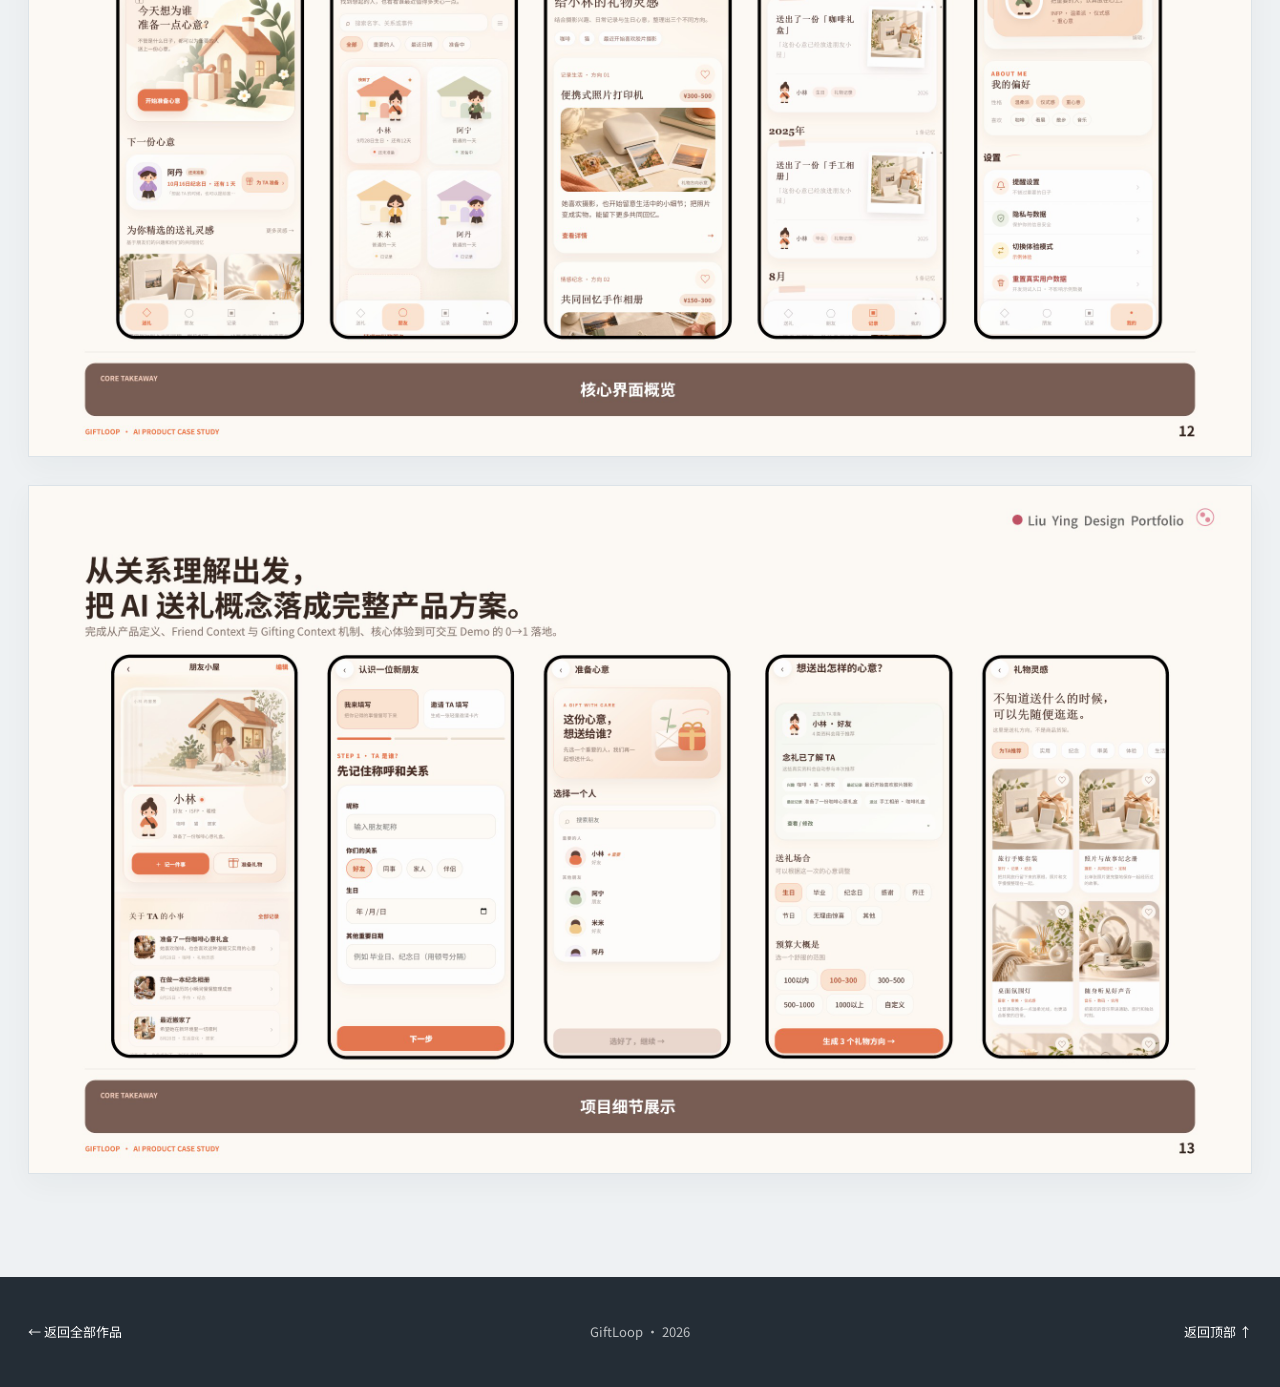
<file: giftloop.html>
<!doctype html>
<html lang="zh-CN">
<head>
  <meta charset="utf-8">
  <meta name="viewport" content="width=device-width, initial-scale=1">
  <meta name="theme-color" content="#fafaf8">
  <meta name="description" content="念礼 GiftLoop，基于关系理解的 AI 送礼决策助手产品案例。">
  <title>GiftLoop · 作品集</title>
  <link rel="icon" type="image/svg+xml" href="data:image/svg+xml,%3Csvg xmlns='http://www.w3.org/2000/svg' viewBox='0 0 32 32'%3E%3Crect width='32' height='32' rx='9' fill='%23364f65'/%3E%3Ccircle cx='16' cy='16' r='7' fill='%23fafaf8'/%3E%3C/svg%3E">
  <link rel="preconnect" href="https://fonts.googleapis.com">
  <link rel="preconnect" href="https://fonts.gstatic.com" crossorigin>
  <link href="https://fonts.googleapis.com/css2?family=DM+Sans:wght@400;500;600&family=Noto+Sans+SC:wght@300;400;500;600&family=Playfair+Display:ital,wght@0,500;1,500&display=swap" rel="stylesheet">
  <link rel="stylesheet" href="./styles.css?v=20261019-1">
  <link rel="stylesheet" href="./pawcare.css?v=20261019-1">
  <link rel="stylesheet" href="./giftloop.css?v=20261019-1">
</head>
<body class="case-body giftloop-body">
  <div class="grain" aria-hidden="true"></div>
  <header class="case-header">
    <a class="case-back" href="./index.html#work" aria-label="返回作品列表"><span aria-hidden="true">←</span> 返回作品集</a>
    <span class="case-brand">GIFTLOOP</span>
    <span class="case-count">01 / 06</span>
  </header>

  <main id="top">
    <section class="case-intro reveal">
      <div class="case-title-row">
        <div>
          <span class="case-kicker">AI Product · Independent Project · 2026</span>
          <h1>GiftLoop</h1>
        </div>
        <p>基于朋友画像、日常记录与送礼场景的 AI 送礼决策助手。通过持续沉淀 Friend Context，让 AI 从“推荐商品”走向“理解这个人”。</p>
      </div>
      <figure class="case-cover">
        <img src="./assets/giftloop-cover-2026.png" alt="念礼 GiftLoop 礼物记忆与灵感应用封面，展示三个真实产品界面">
      </figure>
      <div class="case-summary">
        <span>产品定义 · UX/UI · Demo</span>
        <span>个人项目 · 持续迭代</span>
        <span>完整方案 · 13 页</span>
      </div>
      <div class="giftloop-actions">
        <a class="giftloop-demo" href="https://liuying2112517020.github.io/giftloop/" target="_blank" rel="noopener">在线体验 <span aria-hidden="true">↗</span></a>
      </div>
    </section>

    <section class="case-gallery" aria-labelledby="gallery-title">
      <div class="gallery-head reveal">
        <span class="case-kicker">Full case study</span>
        <h2 id="gallery-title">项目全案</h2>
        <p>向下浏览完整产品逻辑与交互方案</p>
      </div>
      <div class="case-pages">
        <figure class="case-page reveal"><img loading="lazy" decoding="async" width="2560" height="1440" src="./assets/giftloop/page-01.jpg?v=20261018-1" alt="念礼 GiftLoop AI 送礼决策助手项目概览"></figure>
        <figure class="case-page reveal"><img loading="lazy" decoding="async" width="2560" height="1440" src="./assets/giftloop/page-02.jpg?v=20261018-1" alt="用户送礼决策问题与核心洞察"></figure>
        <figure class="case-page reveal"><img loading="lazy" decoding="async" width="2560" height="1440" src="./assets/giftloop/page-03.jpg?v=20261018-1" alt="通过信息沉淀建立关系闭环"></figure>
        <figure class="case-page reveal"><img loading="lazy" decoding="async" width="2560" height="1440" src="./assets/giftloop/page-04.jpg?v=20261018-1" alt="Friend Context 关系信息结构"></figure>
        <figure class="case-page reveal"><img loading="lazy" decoding="async" width="2560" height="1440" src="./assets/giftloop/page-05.jpg?v=20261018-1" alt="渐进式朋友画像构建方式"></figure>
        <figure class="case-page reveal"><img loading="lazy" decoding="async" width="2560" height="1440" src="./assets/giftloop/page-06.jpg?v=20261018-1" alt="朋友小屋关系信息空间"></figure>
        <figure class="case-page reveal"><img loading="lazy" decoding="async" width="2560" height="1440" src="./assets/giftloop/page-07.jpg?v=20261018-1" alt="Friend Context 与 Gifting Context 机制"></figure>
        <figure class="case-page reveal"><img loading="lazy" decoding="async" width="2560" height="1440" src="./assets/giftloop/page-08.jpg?v=20261018-1" alt="可解释的 AI 礼物推荐机制"></figure>
        <figure class="case-page reveal"><img loading="lazy" decoding="async" width="2560" height="1440" src="./assets/giftloop/page-09.jpg?v=20261018-1" alt="从想到朋友到获得有依据推荐的完整体验"></figure>
        <figure class="case-page reveal"><img loading="lazy" decoding="async" width="2560" height="1440" src="./assets/giftloop/page-10.jpg?v=20261018-1" alt="Friend Context 形成方式与关键迭代"></figure>
        <figure class="case-page reveal"><img loading="lazy" decoding="async" width="2560" height="1440" src="./assets/giftloop/page-11.jpg?v=20261018-1" alt="从关系理解出发形成完整产品方案"></figure>
        <figure class="case-page reveal"><img loading="lazy" decoding="async" width="2560" height="1440" src="./assets/giftloop/page-12.jpg?v=20261018-1" alt="GiftLoop 核心界面概览"></figure>
        <figure class="case-page reveal"><img loading="lazy" decoding="async" width="2560" height="1440" src="./assets/giftloop/page-13.jpg?v=20261018-1" alt="GiftLoop 完整送礼流程界面"></figure>
      </div>
    </section>
  </main>

  <footer class="case-footer">
    <a href="./index.html#work">← 返回全部作品</a>
    <span>GiftLoop · 2026</span>
    <a href="#top">返回顶部 ↑</a>
  </footer>
  <script src="./script.js?v=20261019-1"></script>
</body>
</html>
</file>
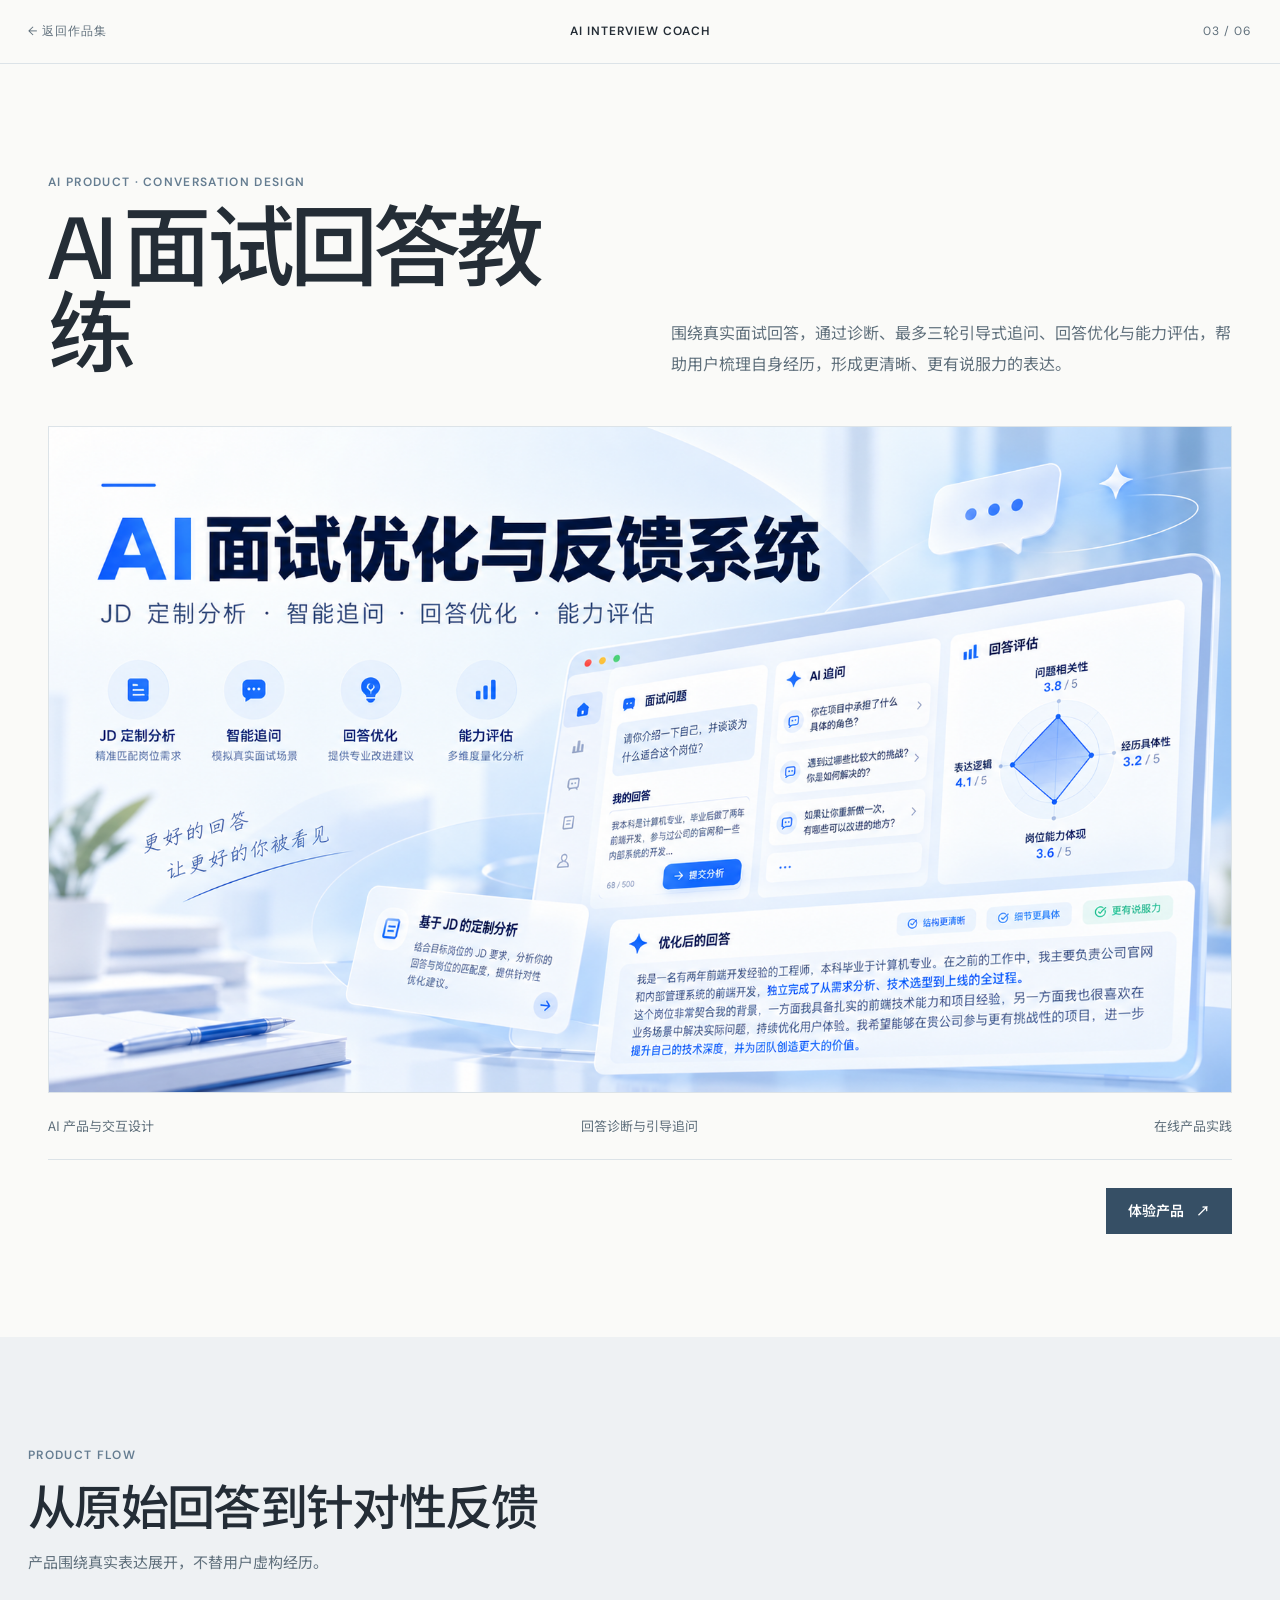
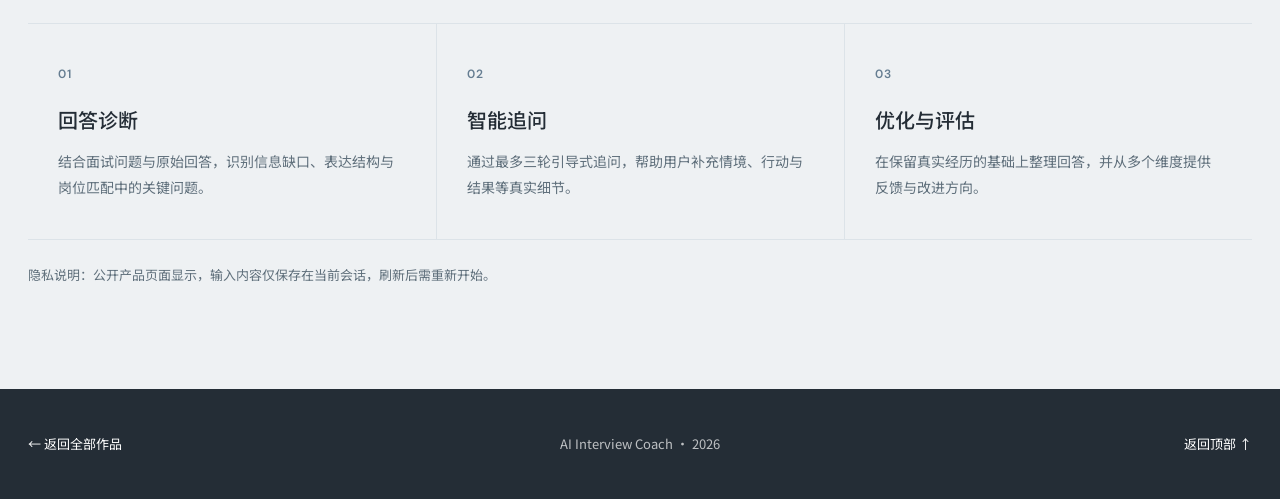
<file: interview-coach.html>
<!doctype html>
<html lang="zh-CN">
<head>
  <meta charset="utf-8">
  <meta name="viewport" content="width=device-width, initial-scale=1">
  <meta name="theme-color" content="#fafaf8">
  <meta name="description" content="AI 面试回答教练，通过回答诊断、引导式追问、回答优化与能力评估，帮助用户形成更清晰的面试表达。">
  <title>AI 面试回答教练 · 作品集</title>
  <link rel="icon" type="image/svg+xml" href="data:image/svg+xml,%3Csvg xmlns='http://www.w3.org/2000/svg' viewBox='0 0 32 32'%3E%3Crect width='32' height='32' rx='9' fill='%23364f65'/%3E%3Ccircle cx='16' cy='16' r='7' fill='%23fafaf8'/%3E%3C/svg%3E">
  <link rel="preconnect" href="https://fonts.googleapis.com">
  <link rel="preconnect" href="https://fonts.gstatic.com" crossorigin>
  <link href="https://fonts.googleapis.com/css2?family=DM+Sans:wght@400;500;600&family=Noto+Sans+SC:wght@300;400;500;600&display=swap" rel="stylesheet">
  <link rel="stylesheet" href="./styles.css?v=20261019-1">
  <link rel="stylesheet" href="./pawcare.css?v=20261019-1">
  <link rel="stylesheet" href="./interview-coach.css?v=20261027-1">
</head>
<body class="case-body interview-body">
  <header class="case-header">
    <a class="case-back" href="./index.html#work" aria-label="返回作品列表"><span aria-hidden="true">←</span> 返回作品集</a>
    <span class="case-brand">AI INTERVIEW COACH</span>
    <span class="case-count">03 / 06</span>
  </header>

  <main id="top">
    <section class="case-intro reveal">
      <div class="case-title-row">
        <div>
          <span class="case-kicker">AI Product · Conversation Design</span>
          <h1>AI 面试回答教练</h1>
        </div>
        <p>围绕真实面试回答，通过诊断、最多三轮引导式追问、回答优化与能力评估，帮助用户梳理自身经历，形成更清晰、更有说服力的表达。</p>
      </div>
      <figure class="case-cover interview-cover">
        <img src="./assets/interview-coach-cover-2026.png" width="1672" height="941" alt="AI 面试优化与反馈系统封面，展示回答诊断、AI 追问和能力评估界面">
      </figure>
      <div class="case-summary">
        <span>AI 产品与交互设计</span>
        <span>回答诊断与引导追问</span>
        <span>在线产品实践</span>
      </div>
      <div class="interview-actions">
        <a class="interview-demo" href="https://rhtr8xphyq.coze.site/" target="_blank" rel="noopener">体验产品 <span aria-hidden="true">↗</span></a>
      </div>
    </section>

    <section class="interview-overview" aria-labelledby="overview-title">
      <div class="overview-heading reveal">
        <span class="case-kicker">Product flow</span>
        <h2 id="overview-title">从原始回答到针对性反馈</h2>
        <p>产品围绕真实表达展开，不替用户虚构经历。</p>
      </div>
      <div class="overview-grid">
        <article class="reveal"><span>01</span><h3>回答诊断</h3><p>结合面试问题与原始回答，识别信息缺口、表达结构与岗位匹配中的关键问题。</p></article>
        <article class="reveal"><span>02</span><h3>智能追问</h3><p>通过最多三轮引导式追问，帮助用户补充情境、行动与结果等真实细节。</p></article>
        <article class="reveal"><span>03</span><h3>优化与评估</h3><p>在保留真实经历的基础上整理回答，并从多个维度提供反馈与改进方向。</p></article>
      </div>
      <p class="session-note reveal">隐私说明：公开产品页面显示，输入内容仅保存在当前会话，刷新后需重新开始。</p>
    </section>
  </main>

  <footer class="case-footer">
    <a href="./index.html#work">← 返回全部作品</a>
    <span>AI Interview Coach · 2026</span>
    <a href="#top">返回顶部 ↑</a>
  </footer>
  <script src="./script.js?v=20261019-1"></script>
</body>
</html>
</file>
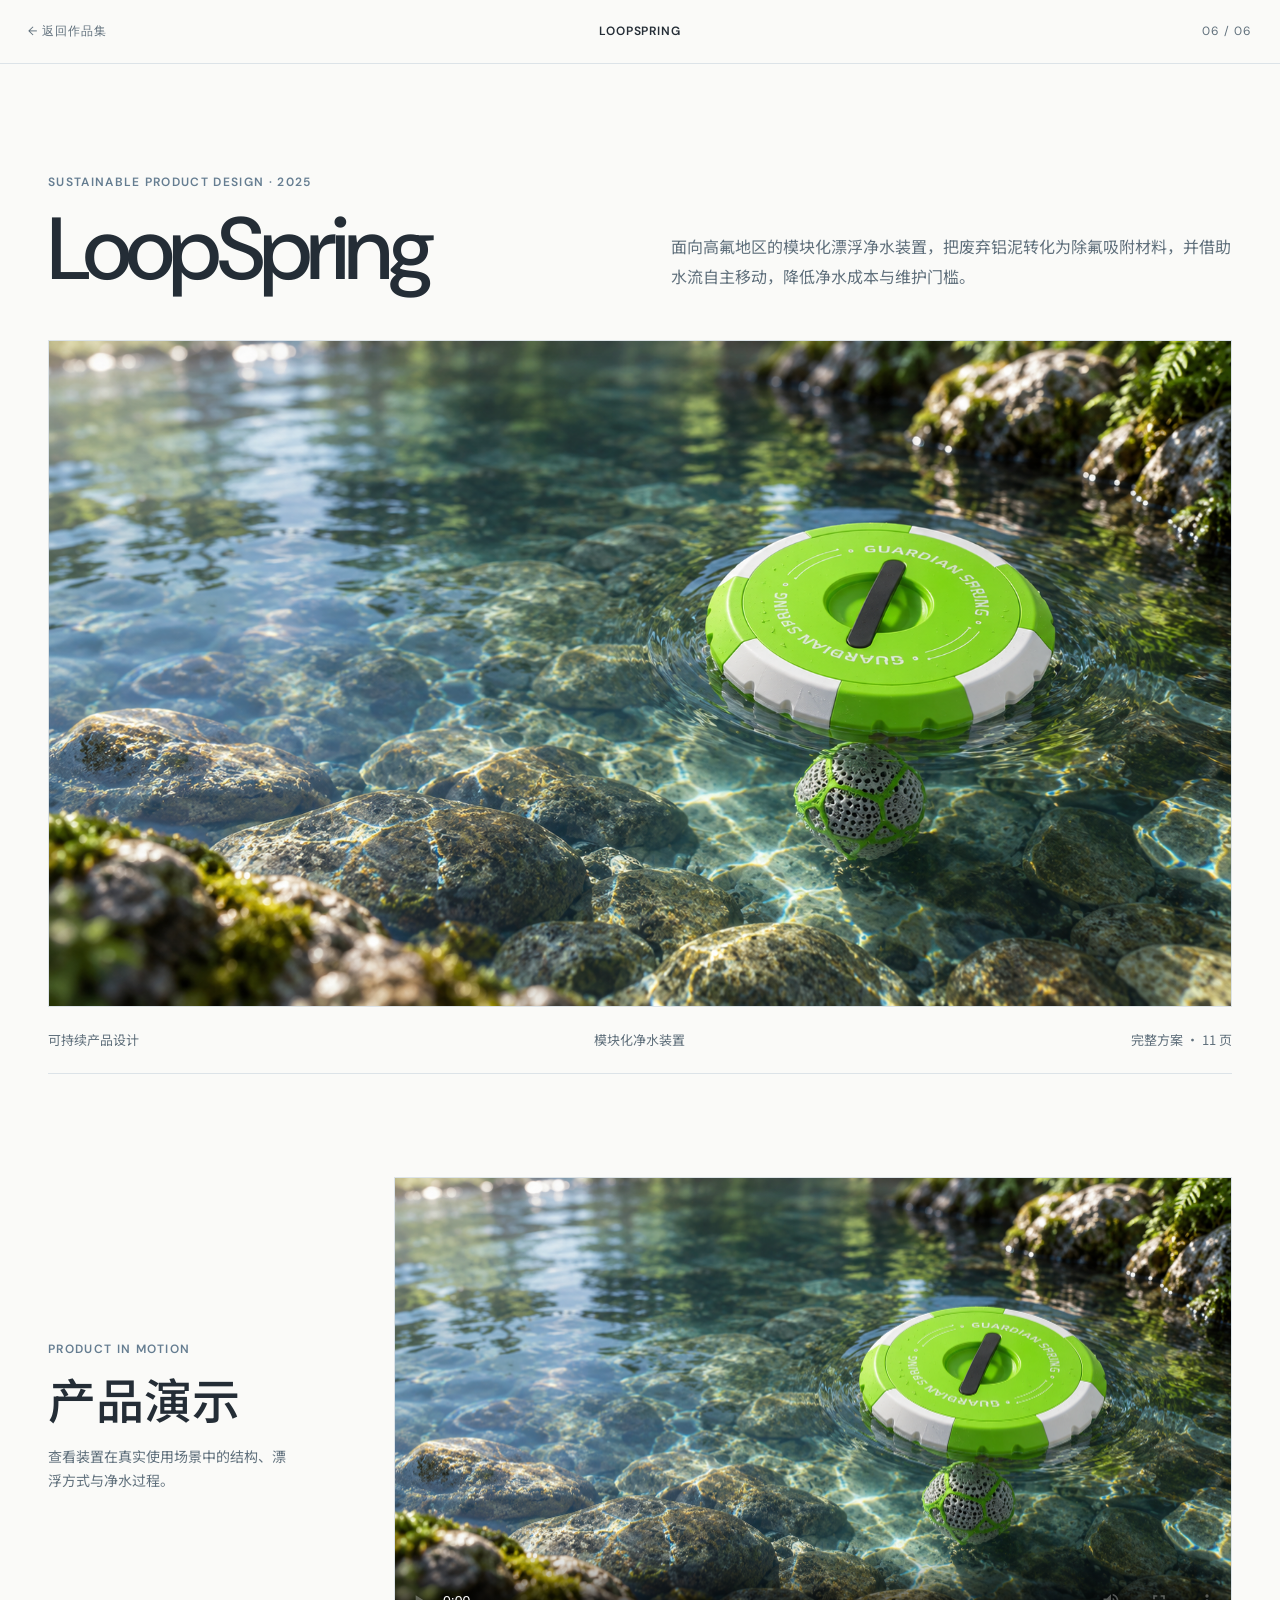
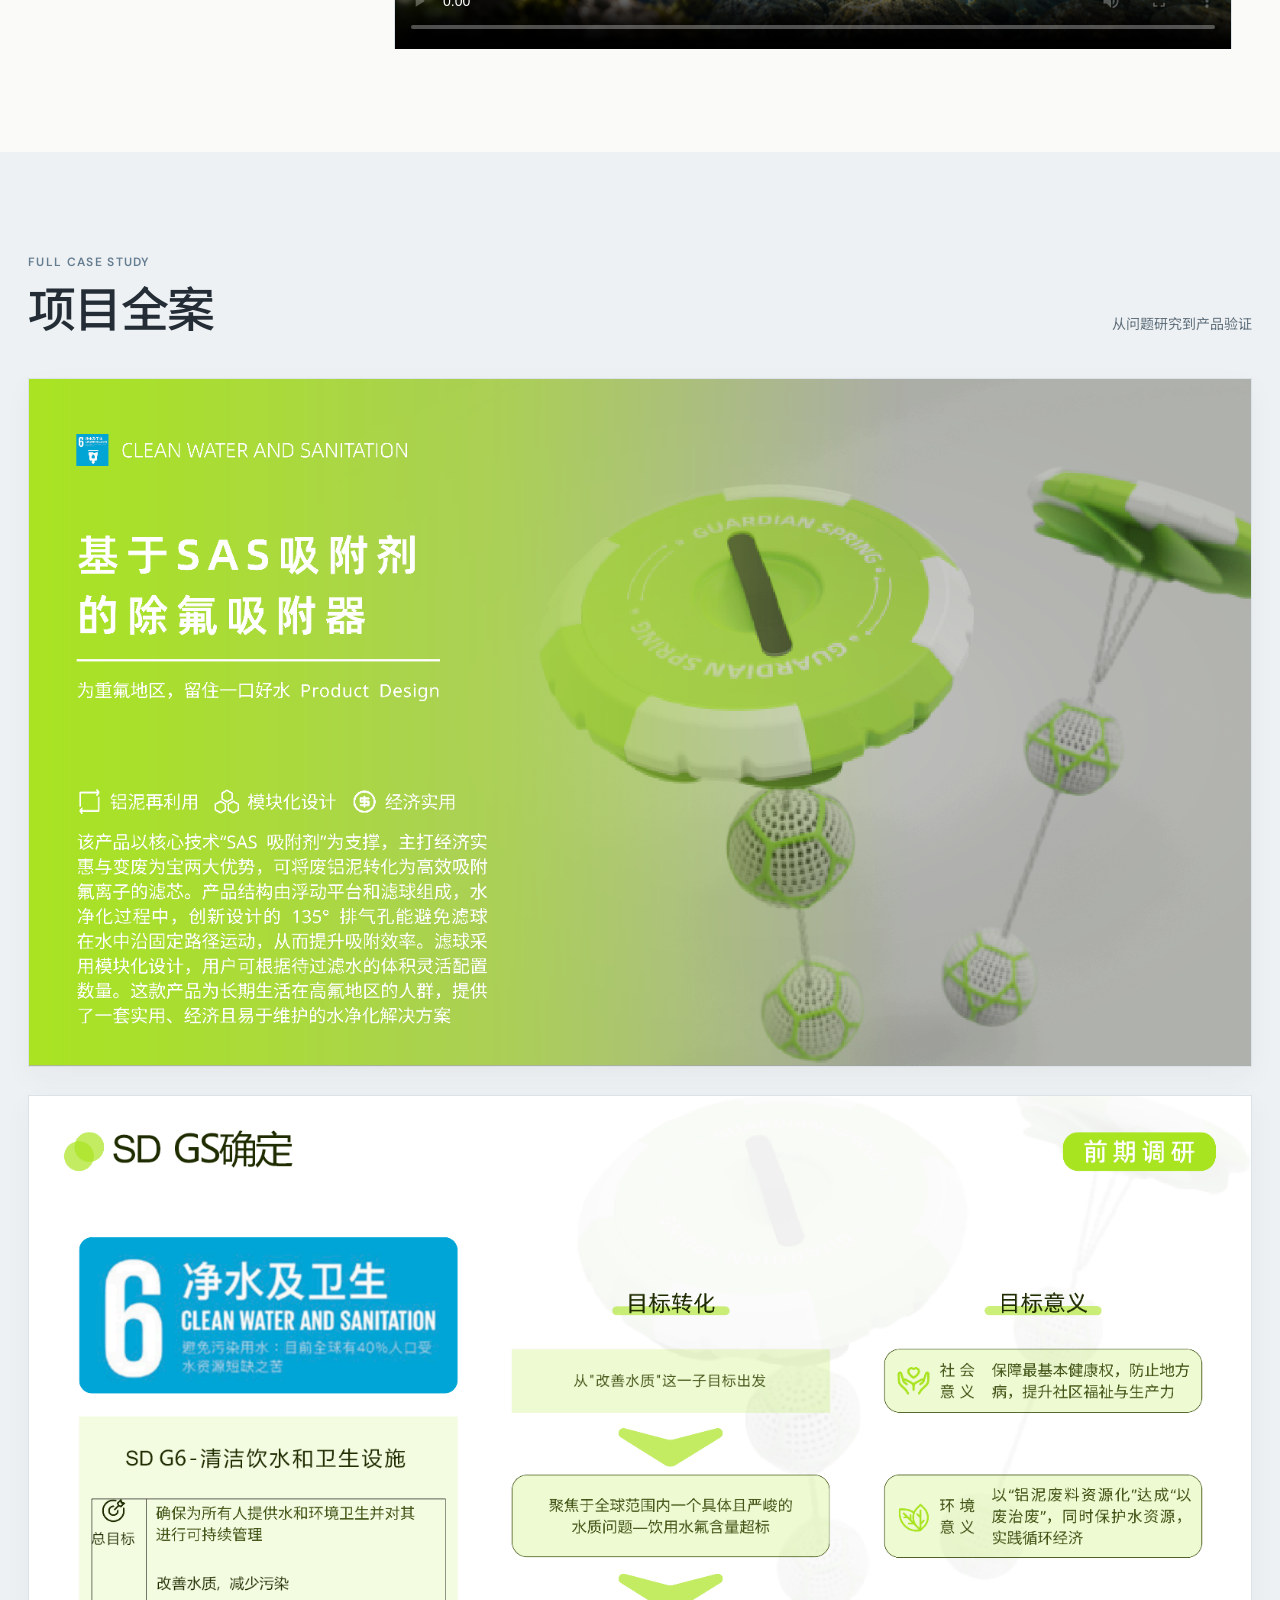
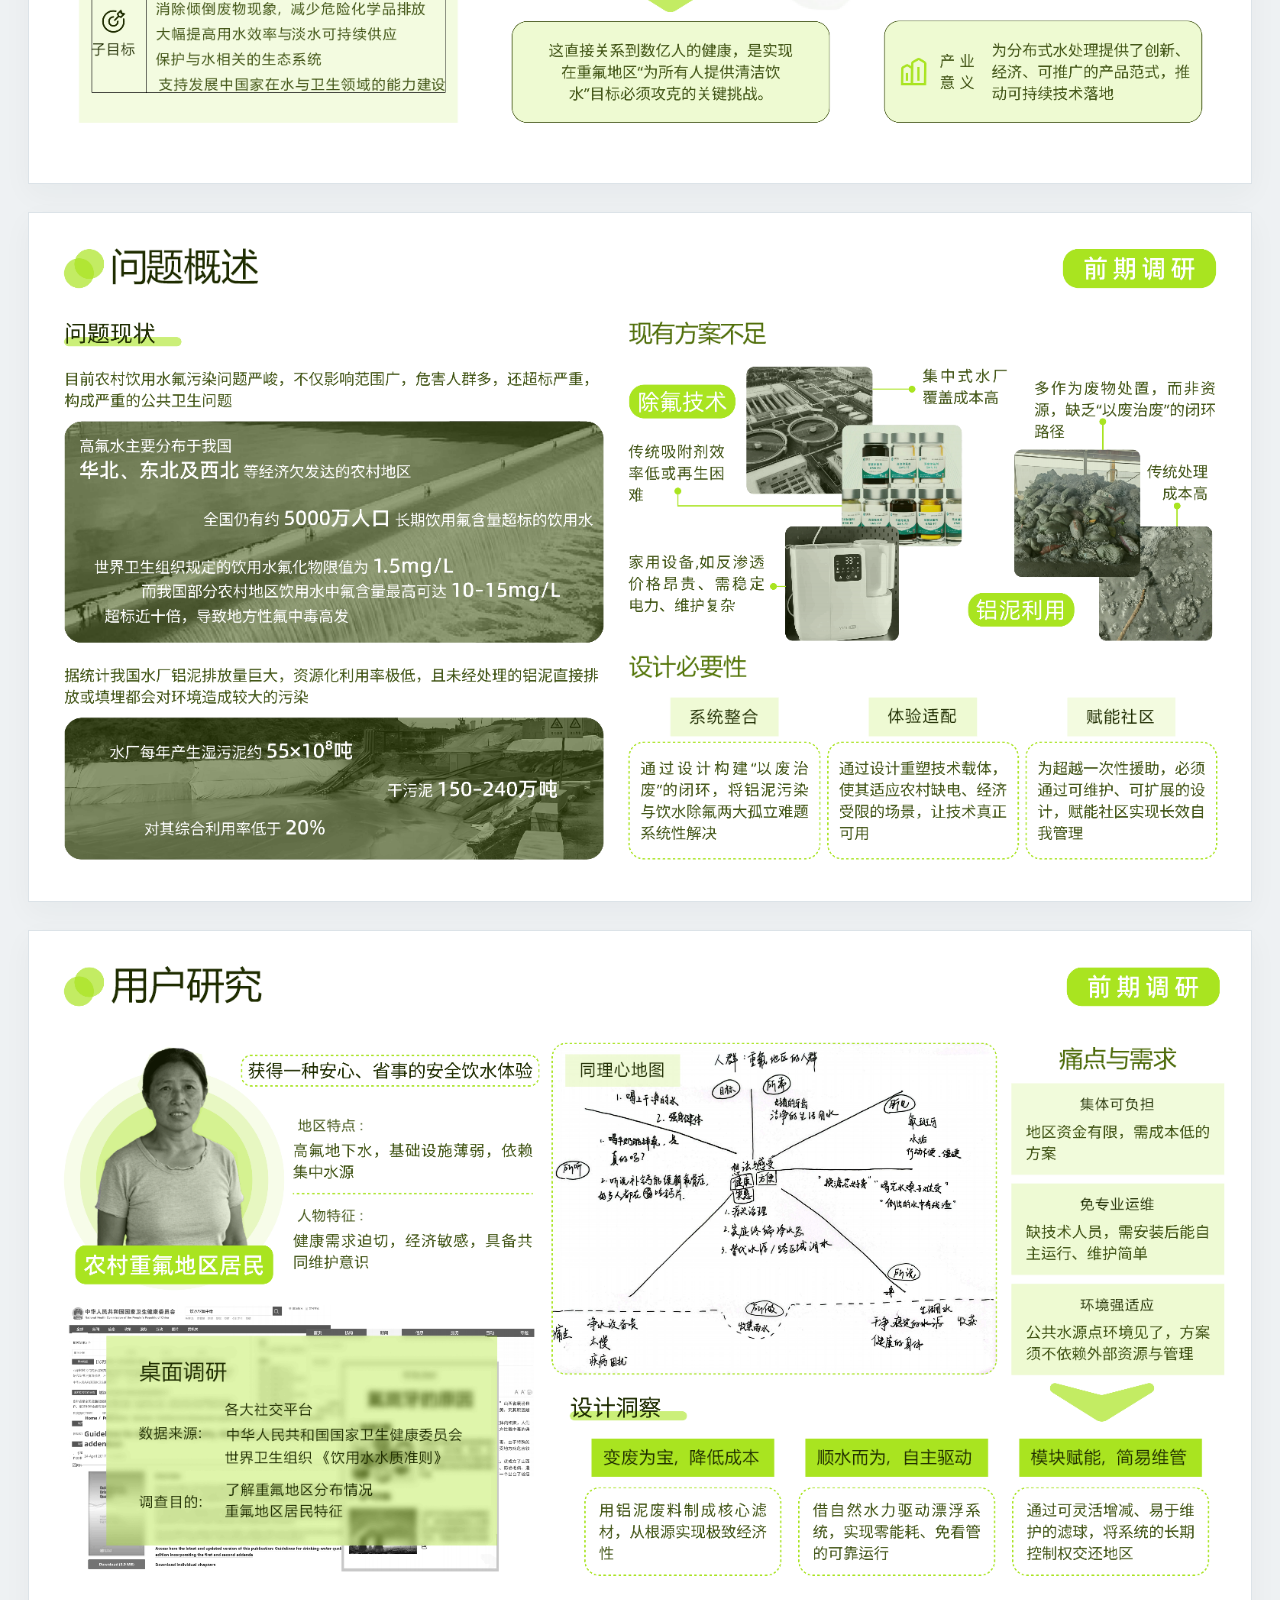
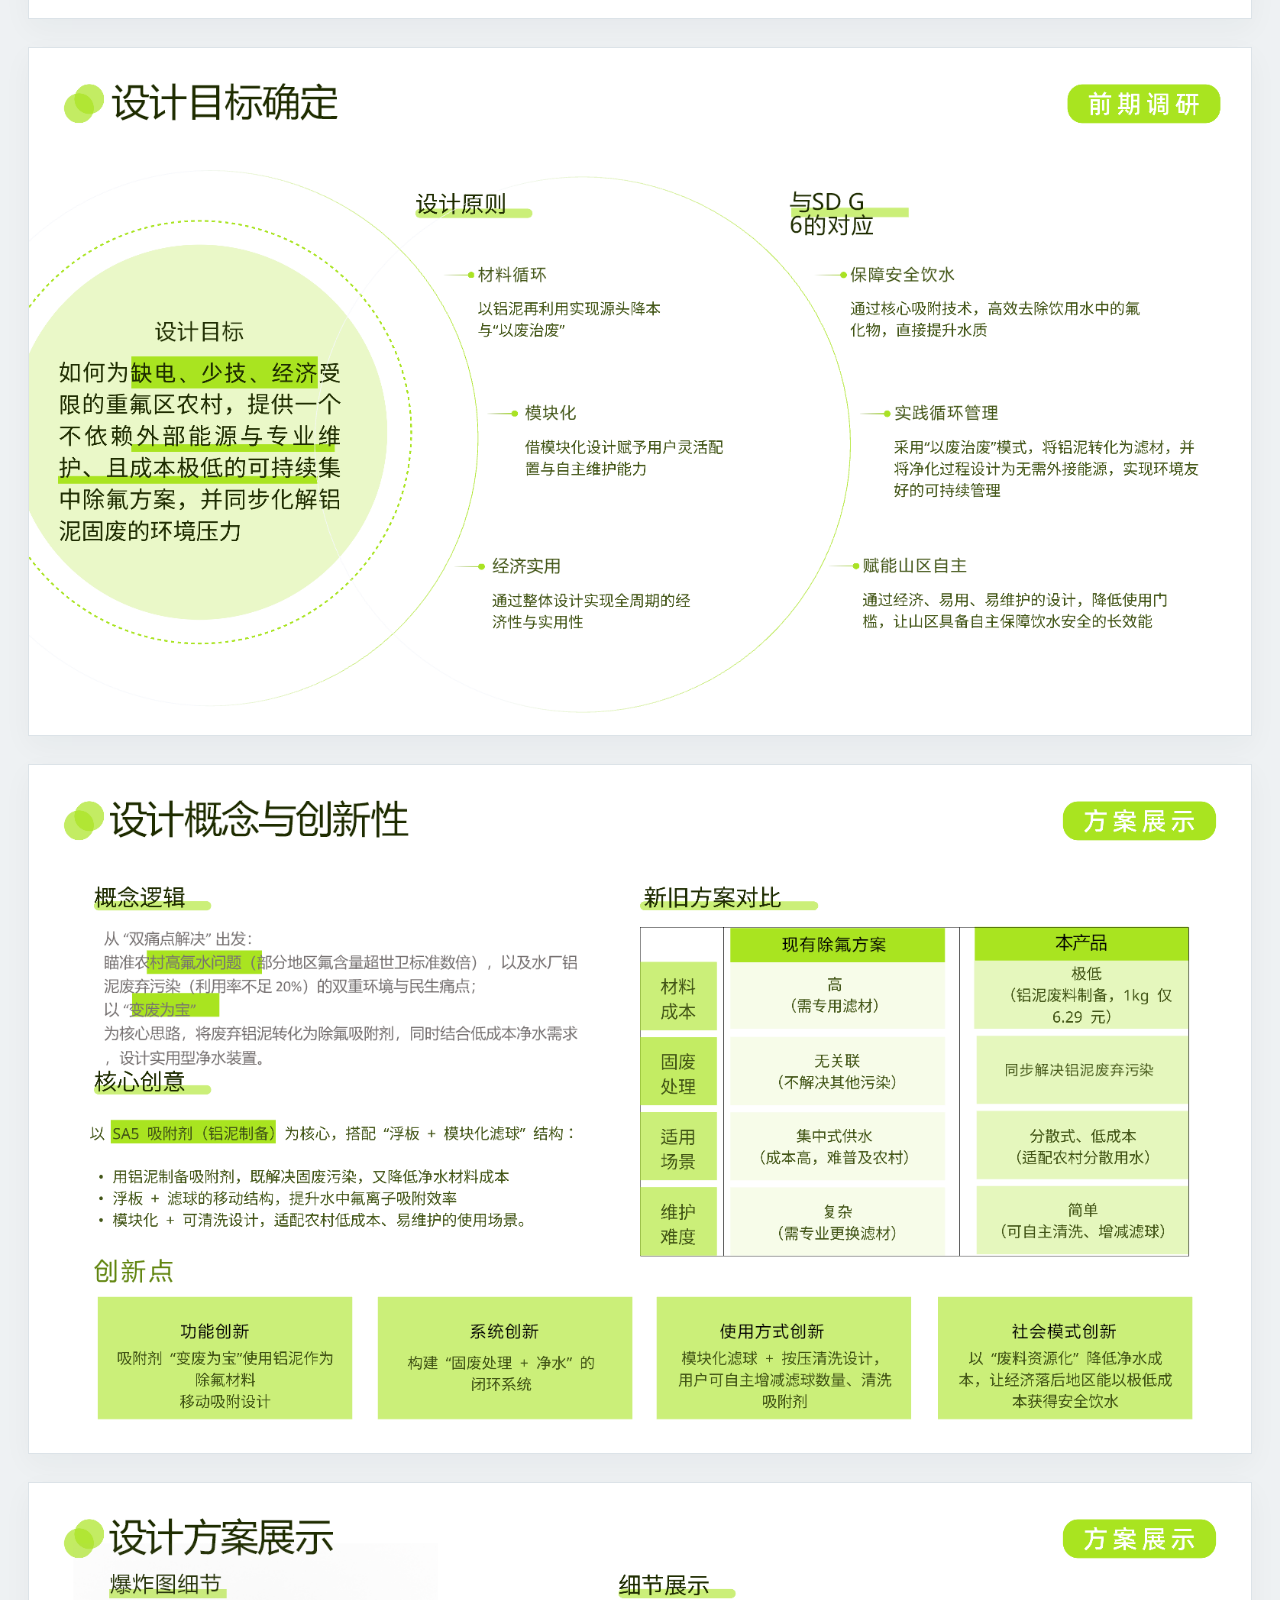
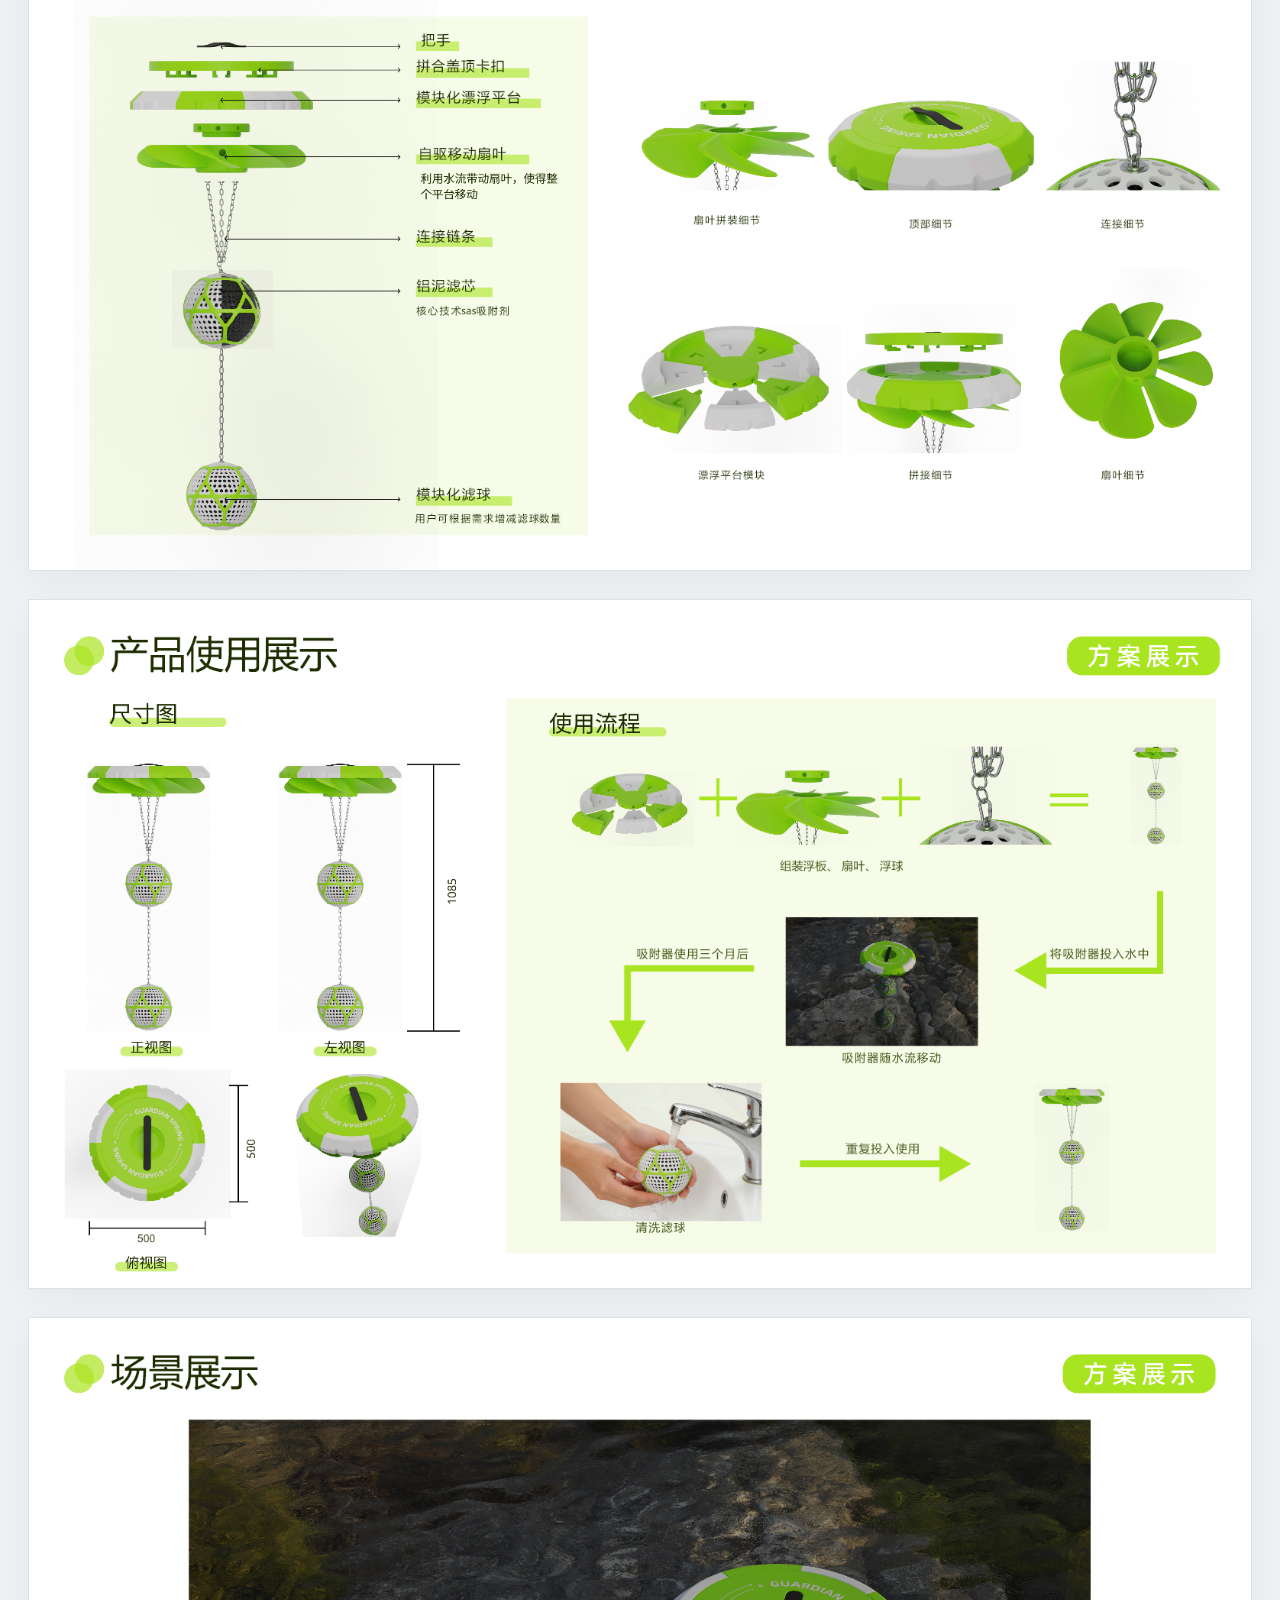
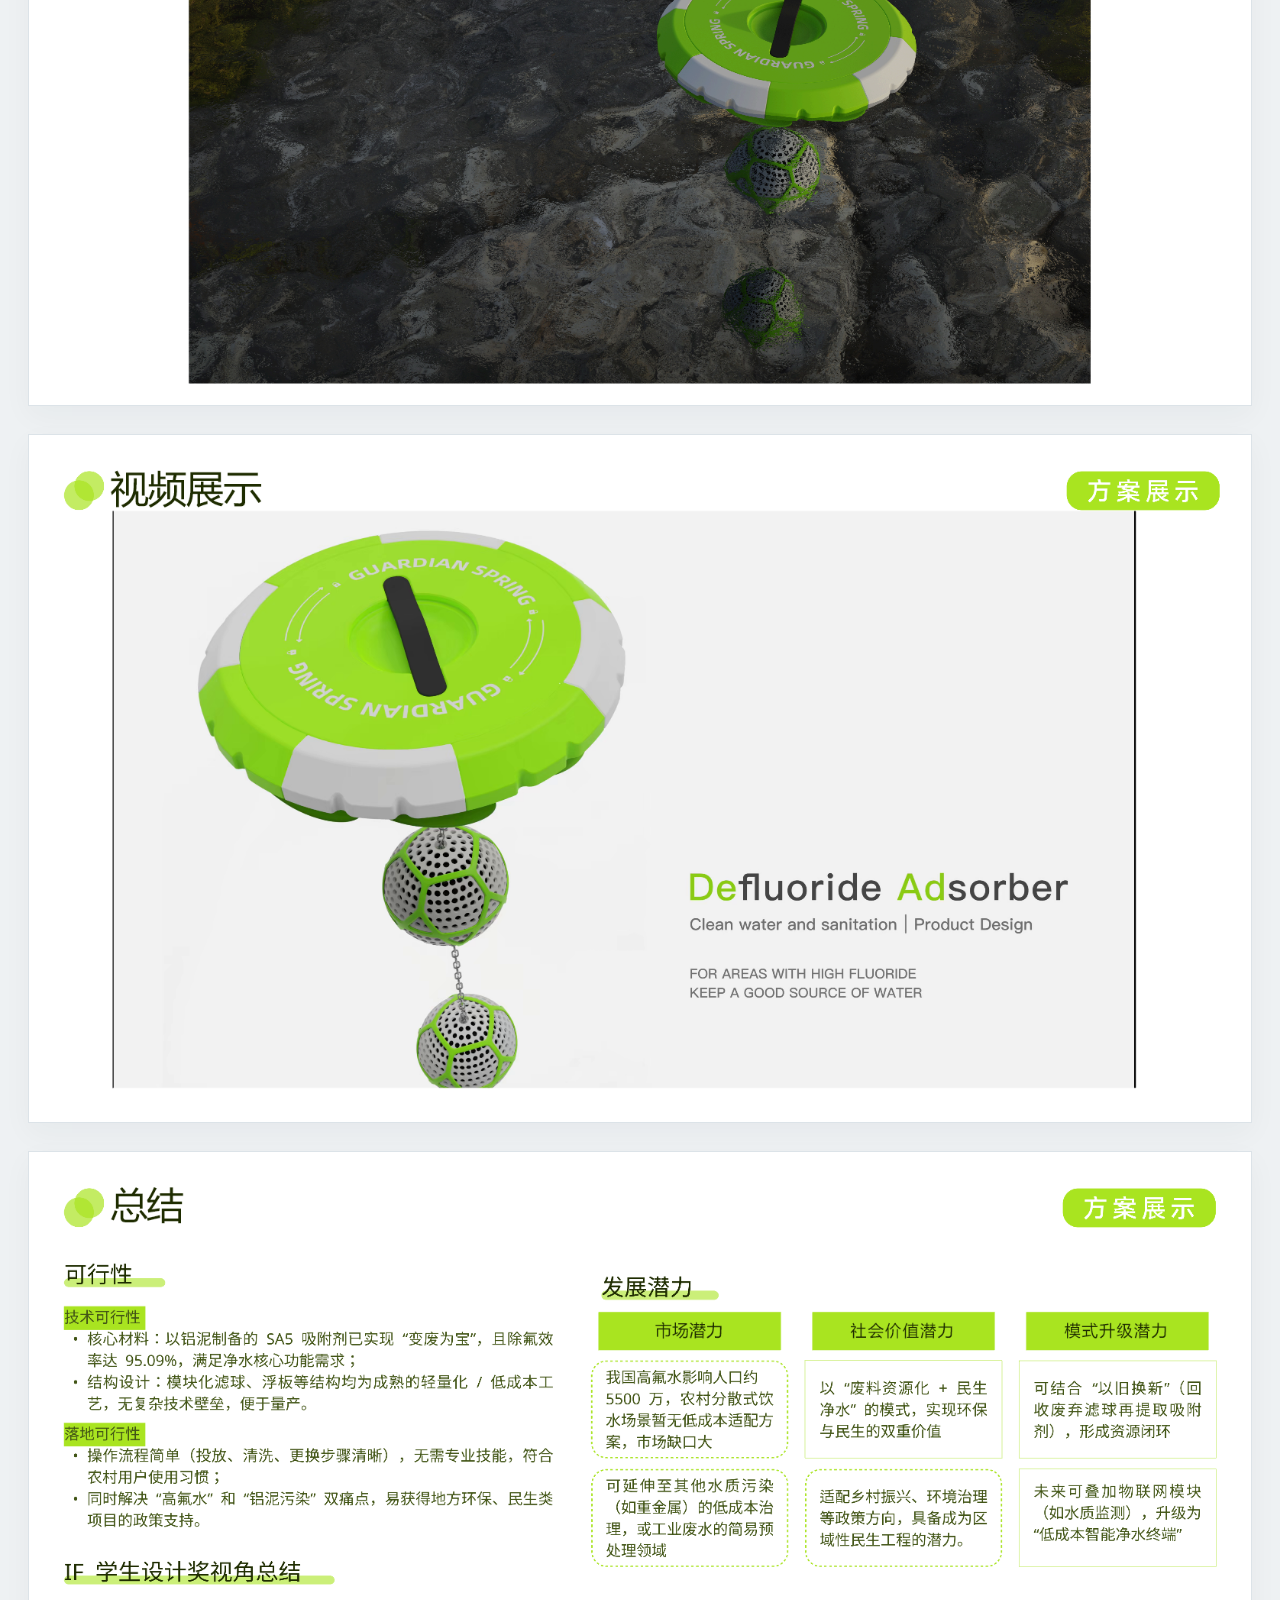
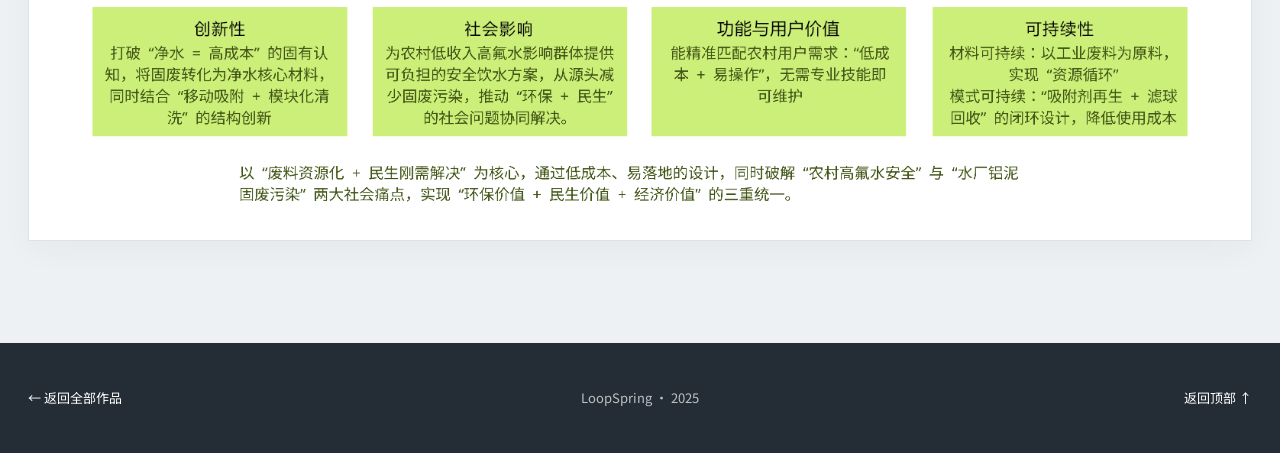
<file: loopspring.html>
<!doctype html>
<html lang="zh-CN">
<head>
  <meta charset="utf-8">
  <meta name="viewport" content="width=device-width, initial-scale=1">
  <meta name="theme-color" content="#fafaf8">
  <meta name="description" content="LoopSpring 模块化漂浮除氟净水装置设计项目。">
  <title>LoopSpring · 作品集</title>
  <link rel="icon" type="image/svg+xml" href="data:image/svg+xml,%3Csvg xmlns='http://www.w3.org/2000/svg' viewBox='0 0 32 32'%3E%3Crect width='32' height='32' rx='9' fill='%23364f65'/%3E%3Ccircle cx='16' cy='16' r='7' fill='%23fafaf8'/%3E%3C/svg%3E">
  <link rel="preconnect" href="https://fonts.googleapis.com">
  <link rel="preconnect" href="https://fonts.gstatic.com" crossorigin>
  <link href="https://fonts.googleapis.com/css2?family=DM+Sans:wght@400;500;600&family=Noto+Sans+SC:wght@300;400;500;600&family=Playfair+Display:ital,wght@0,500;1,500&display=swap" rel="stylesheet">
  <link rel="stylesheet" href="./styles.css?v=20261019-1">
  <link rel="stylesheet" href="./pawcare.css?v=20261019-1">
  <link rel="stylesheet" href="./loopspring.css?v=20261019-1">
</head>
<body class="case-body loopspring-body">
  <div class="grain" aria-hidden="true"></div>
  <header class="case-header">
    <a class="case-back" href="./index.html#work" aria-label="返回作品列表"><span aria-hidden="true">←</span> 返回作品集</a>
    <span class="case-brand">LOOPSPRING</span>
    <span class="case-count">06 / 06</span>
  </header>

  <main>
    <section class="case-intro reveal">
      <div class="case-title-row">
        <div>
          <span class="case-kicker">Sustainable Product Design · 2025</span>
          <h1>LoopSpring</h1>
        </div>
        <p>面向高氟地区的模块化漂浮净水装置，把废弃铝泥转化为除氟吸附材料，并借助水流自主移动，降低净水成本与维护门槛。</p>
      </div>
      <figure class="case-cover">
        <img src="./assets/loopspring-cover.png" alt="LoopSpring 模块化漂浮除氟装置在山间清水中的场景图">
      </figure>
      <div class="case-summary">
        <span>可持续产品设计</span>
        <span>模块化净水装置</span>
        <span>完整方案 · 11 页</span>
      </div>
    </section>

    <section class="case-video reveal" aria-labelledby="video-title">
      <div class="video-copy">
        <span class="case-kicker">Product in motion</span>
        <h2 id="video-title">产品演示</h2>
        <p>查看装置在真实使用场景中的结构、漂浮方式与净水过程。</p>
      </div>
      <video controls playsinline preload="metadata" poster="./assets/loopspring-cover.png">
        <source src="./assets/loopspring/demo.mp4" type="video/mp4">
        当前浏览器无法播放该视频。
      </video>
    </section>

    <section class="case-gallery" aria-labelledby="gallery-title">
      <div class="gallery-head reveal">
        <span class="case-kicker">Full case study</span>
        <h2 id="gallery-title">项目全案</h2>
        <p>从问题研究到产品验证</p>
      </div>
      <div class="case-pages">
        <figure class="case-page reveal"><img loading="lazy" src="./assets/loopspring/slide-1.png" alt="LoopSpring 项目方案第 1 页"></figure>
        <figure class="case-page reveal"><img loading="lazy" src="./assets/loopspring/slide-2.png" alt="LoopSpring 项目方案第 2 页"></figure>
        <figure class="case-page reveal"><img loading="lazy" src="./assets/loopspring/slide-3.png" alt="LoopSpring 项目方案第 3 页"></figure>
        <figure class="case-page reveal"><img loading="lazy" src="./assets/loopspring/slide-4.png" alt="LoopSpring 项目方案第 4 页"></figure>
        <figure class="case-page reveal"><img loading="lazy" src="./assets/loopspring/slide-5.png" alt="LoopSpring 项目方案第 5 页"></figure>
        <figure class="case-page reveal"><img loading="lazy" src="./assets/loopspring/slide-6.png" alt="LoopSpring 项目方案第 6 页"></figure>
        <figure class="case-page reveal"><img loading="lazy" src="./assets/loopspring/slide-7.png" alt="LoopSpring 项目方案第 7 页"></figure>
        <figure class="case-page reveal"><img loading="lazy" src="./assets/loopspring/slide-8.png" alt="LoopSpring 项目方案第 8 页"></figure>
        <figure class="case-page reveal"><img loading="lazy" src="./assets/loopspring/slide-9.png" alt="LoopSpring 项目方案第 9 页"></figure>
        <figure class="case-page reveal"><img loading="lazy" src="./assets/loopspring/slide-10.png" alt="LoopSpring 项目方案第 10 页"></figure>
        <figure class="case-page reveal"><img loading="lazy" src="./assets/loopspring/slide-11.png" alt="LoopSpring 项目方案第 11 页"></figure>
      </div>
    </section>
  </main>

  <footer class="case-footer">
    <a href="./index.html#work">← 返回全部作品</a>
    <span>LoopSpring · 2025</span>
    <a href="#top" onclick="window.scrollTo({top:0,behavior:'smooth'});return false;">返回顶部 ↑</a>
  </footer>
  <script src="./script.js?v=20261019-1"></script>
</body>
</html>
</file>
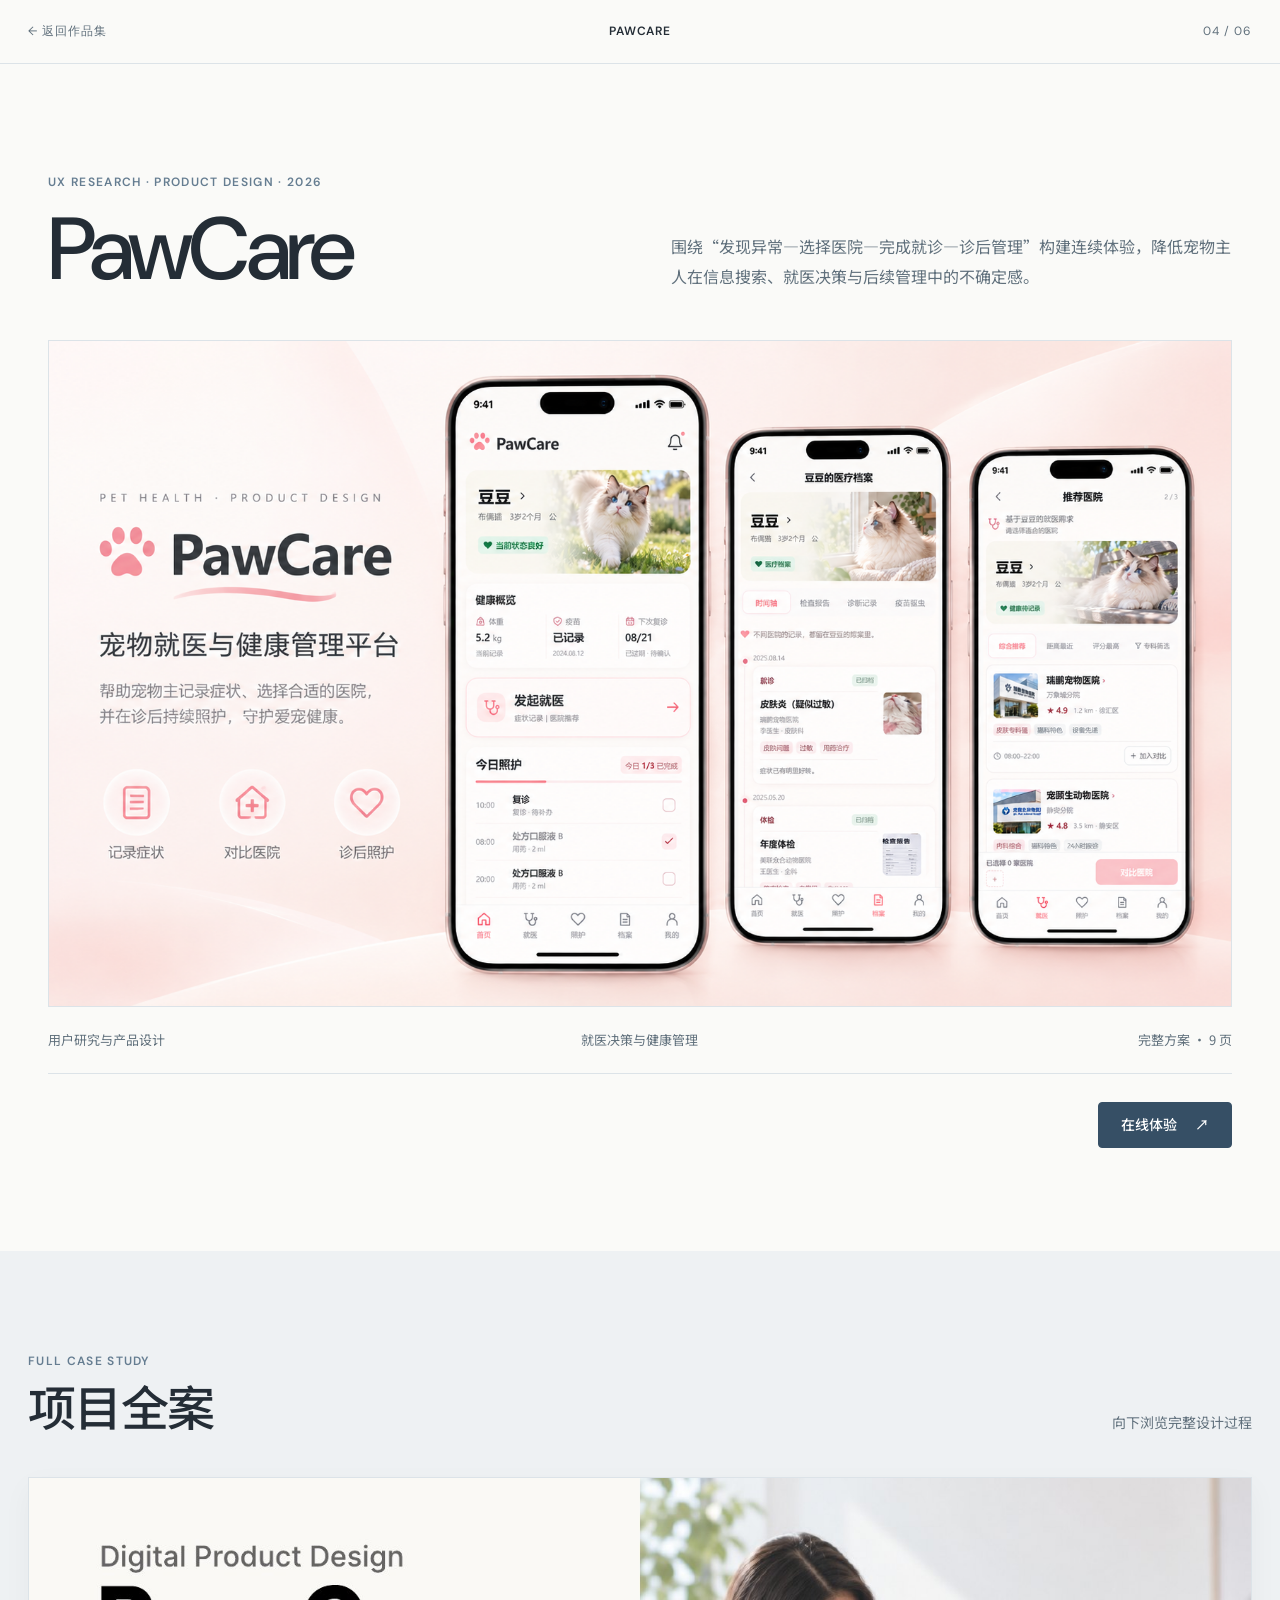
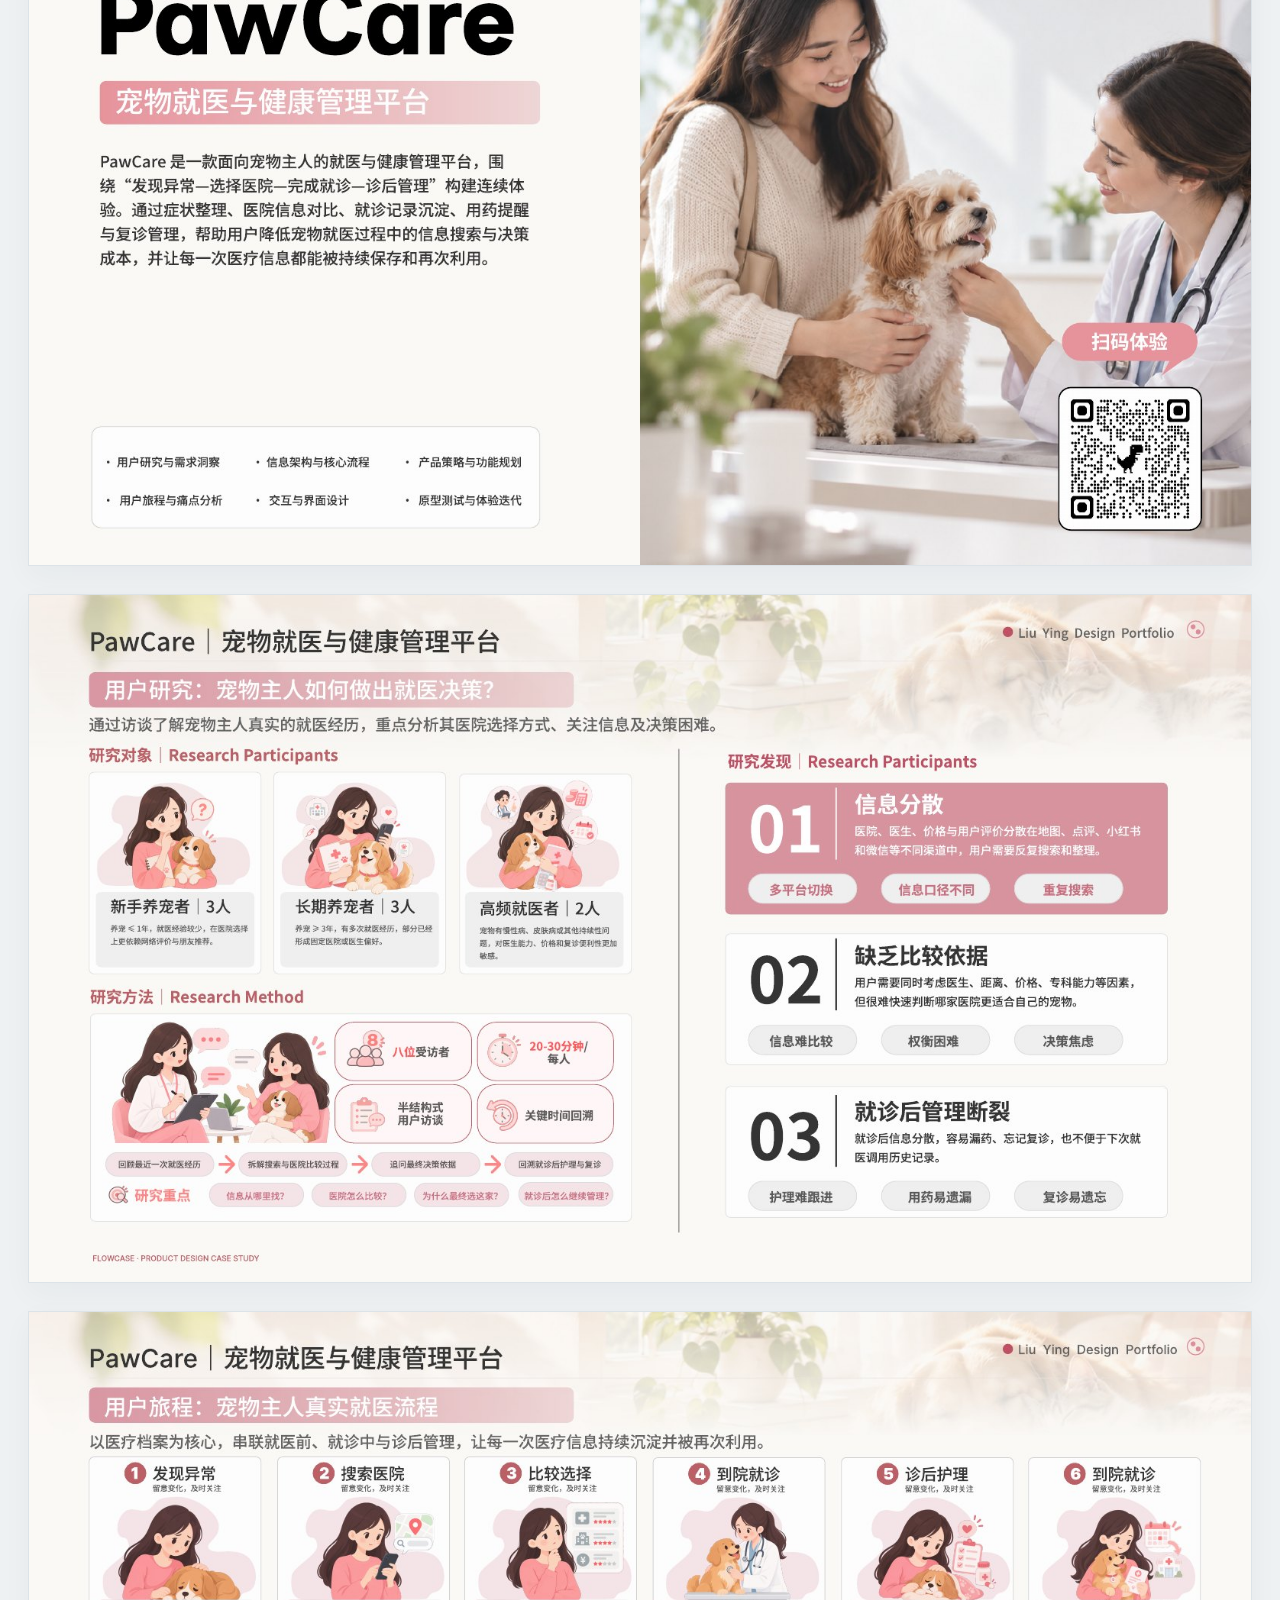
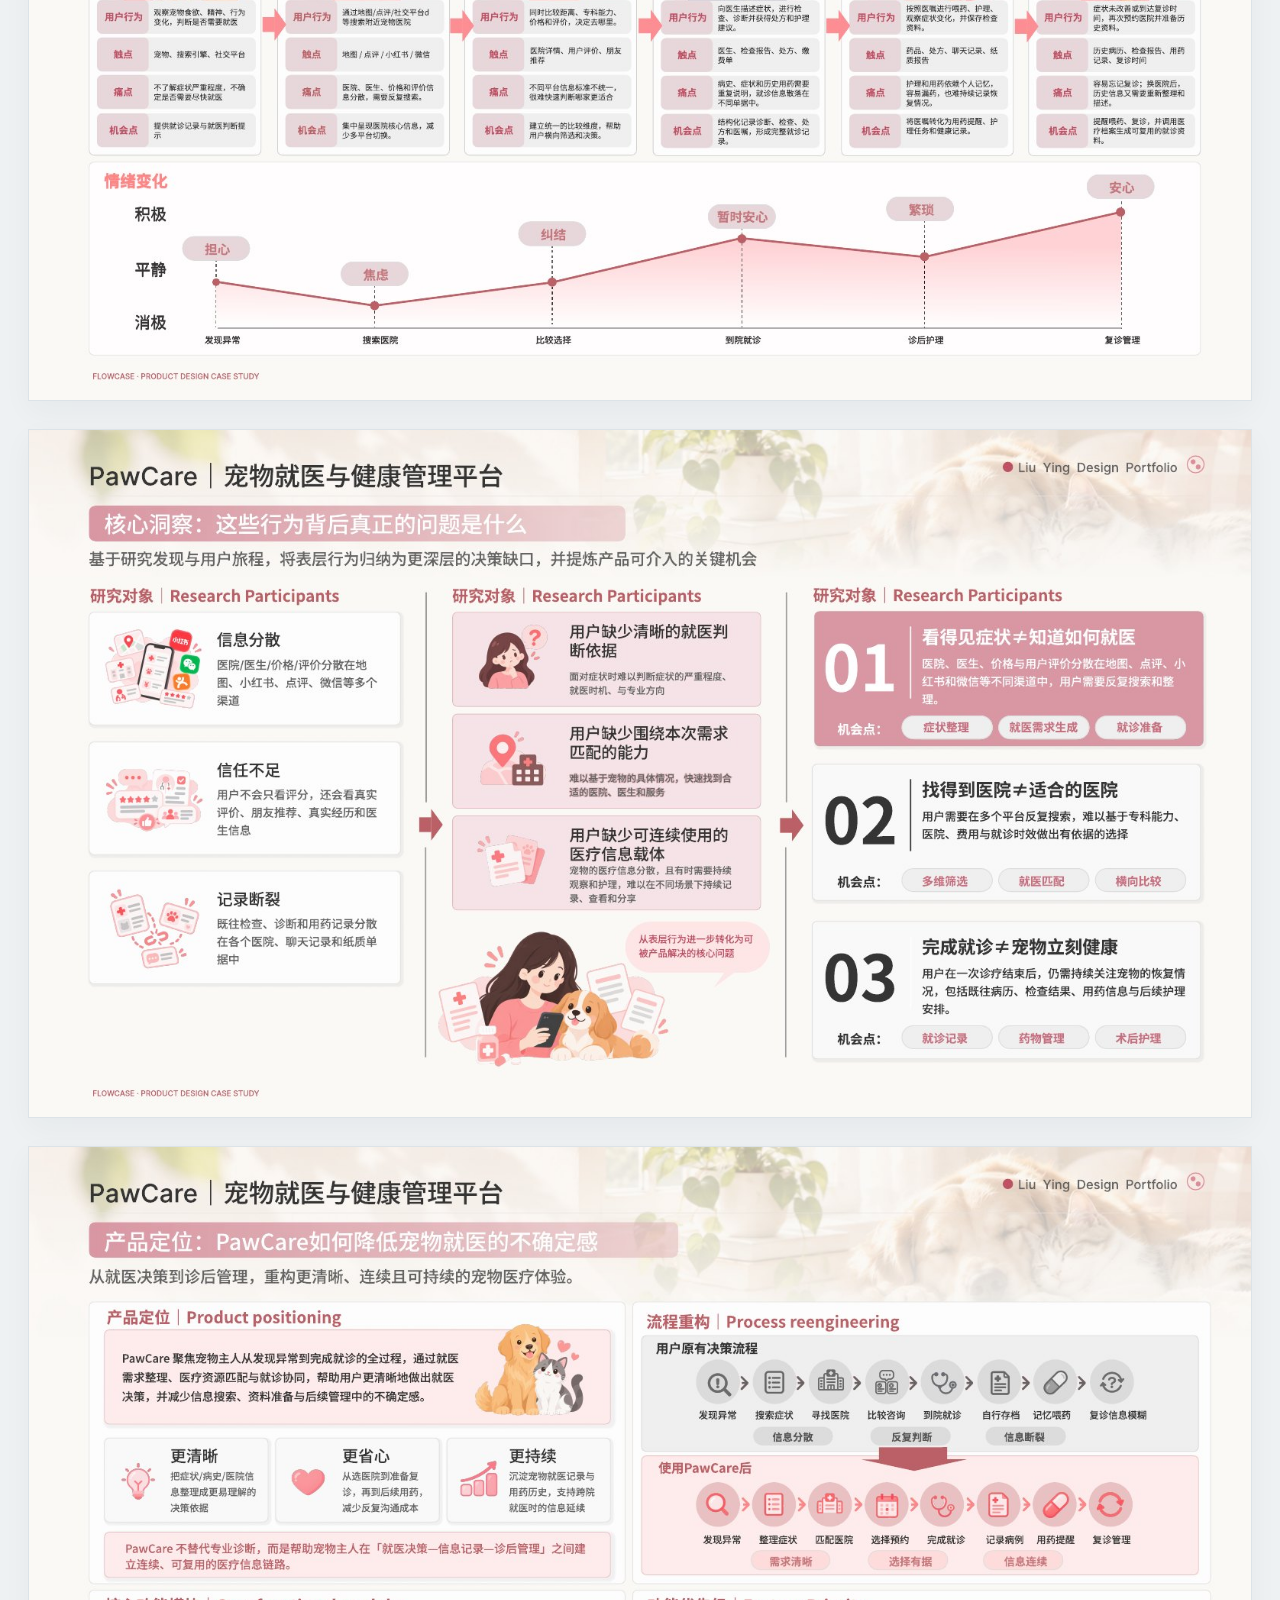
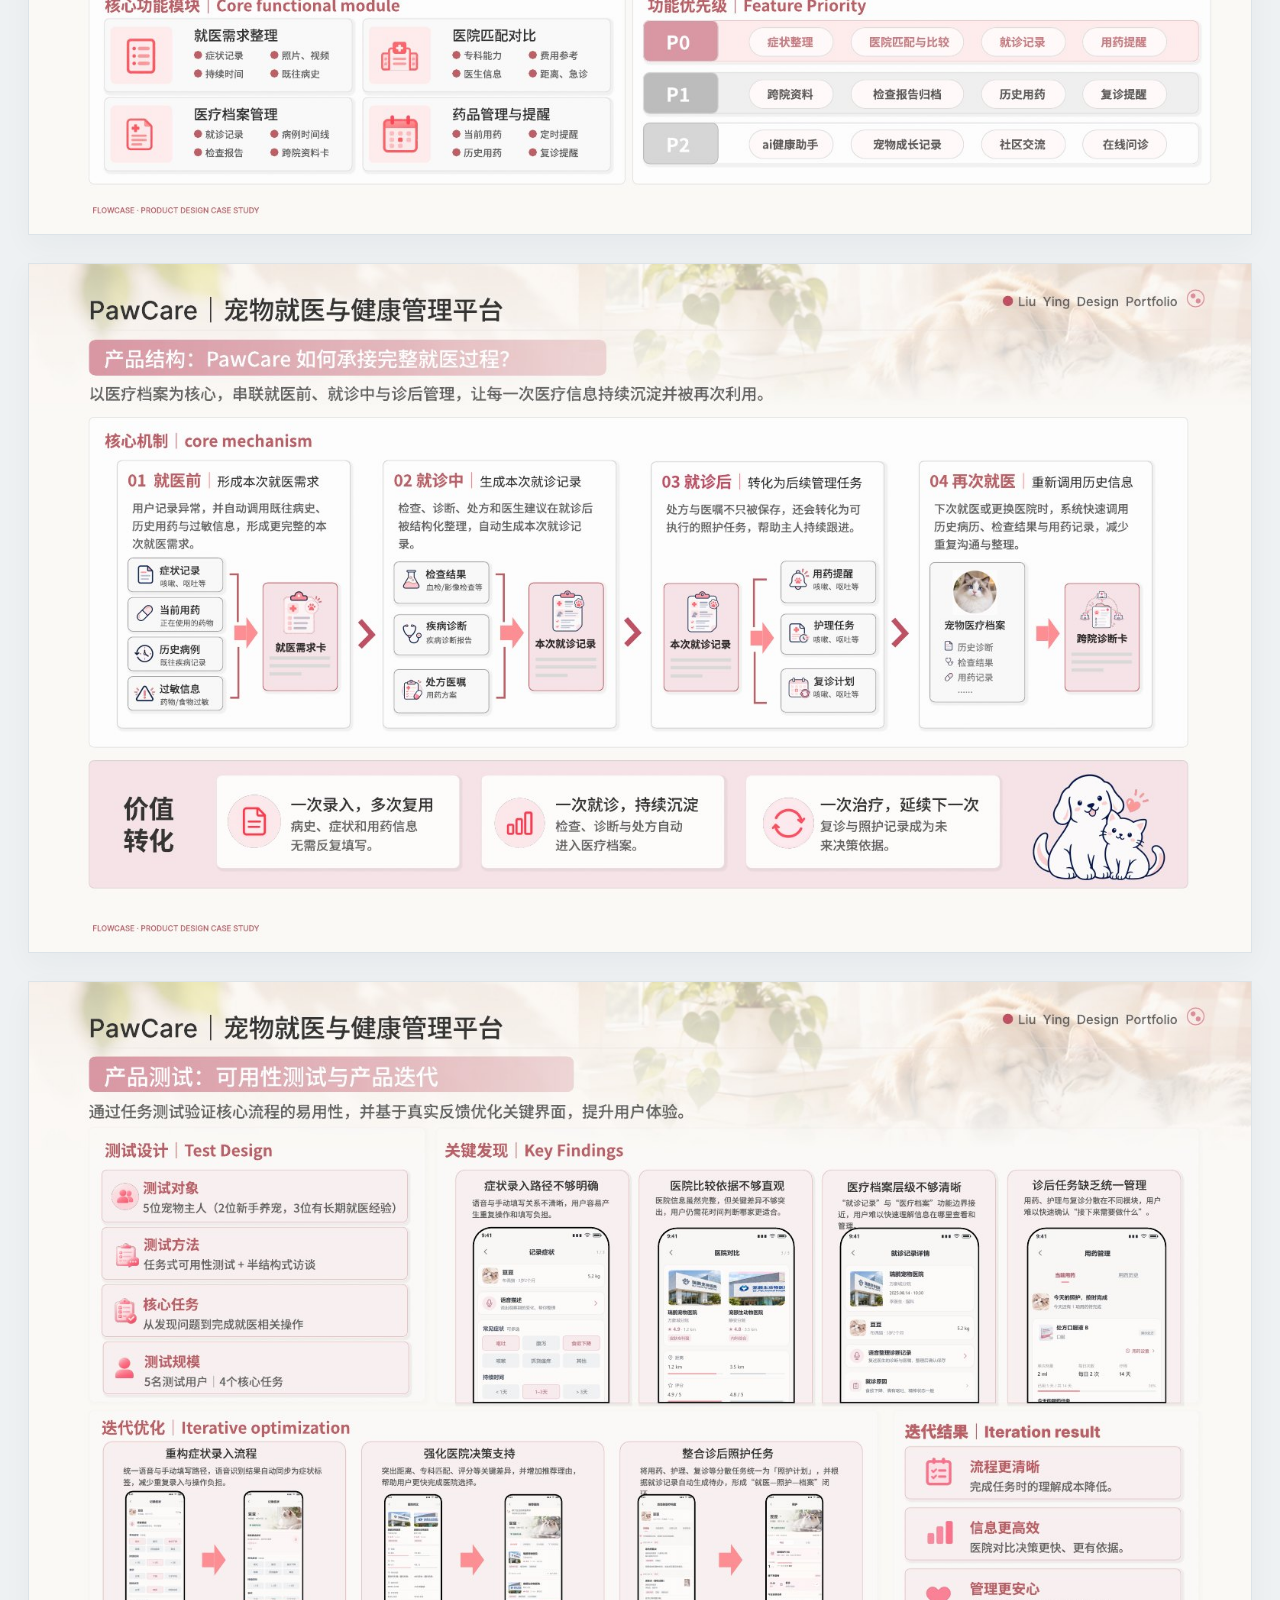
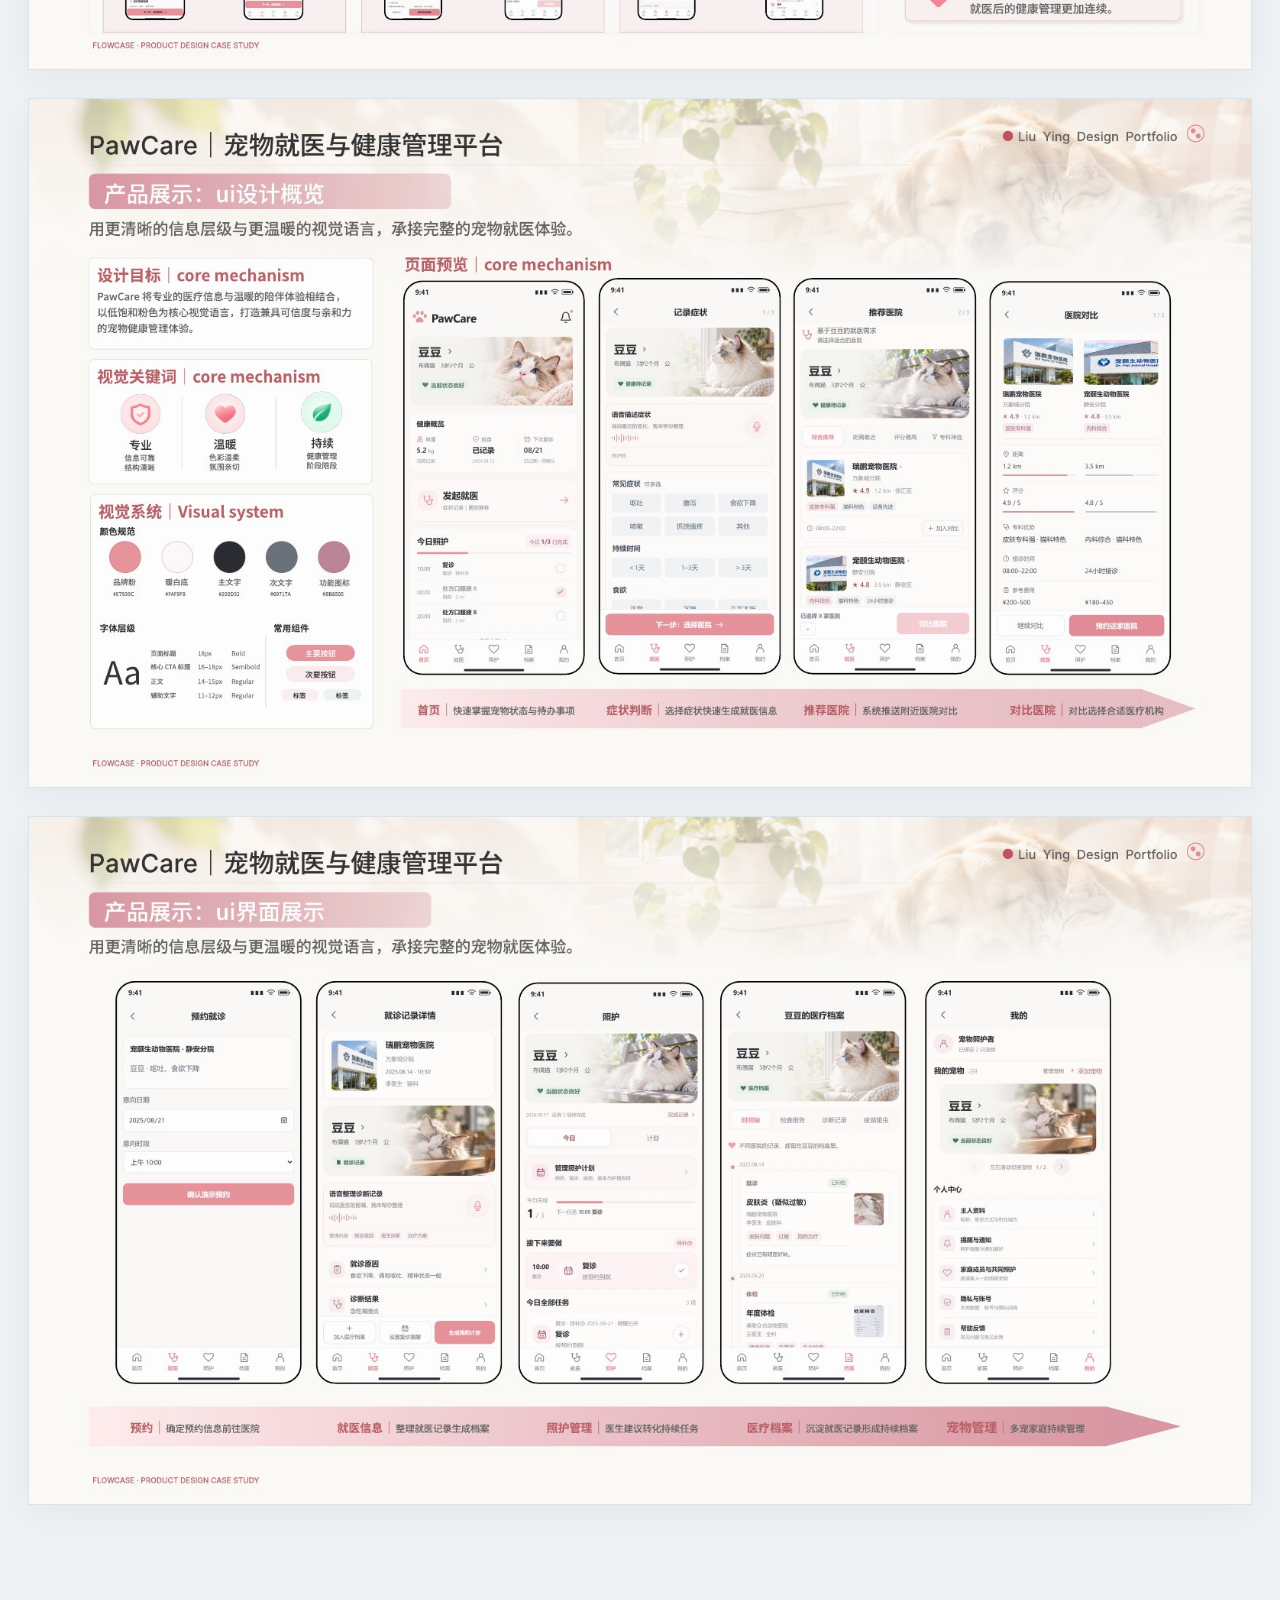
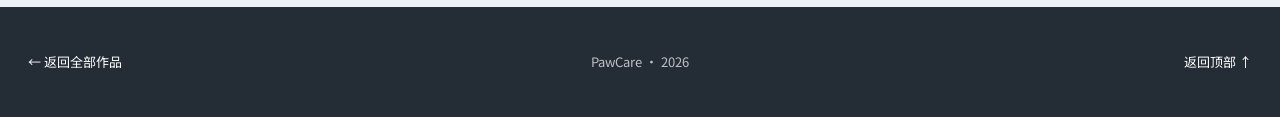
<file: pawcare.html>
<!doctype html>
<html lang="zh-CN">
<head>
  <meta charset="utf-8">
  <meta name="viewport" content="width=device-width, initial-scale=1">
  <meta name="theme-color" content="#fafaf8">
  <meta name="description" content="PawCare 宠物健康管理产品设计项目。">
  <title>PawCare · 作品集</title>
  <link rel="icon" type="image/svg+xml" href="data:image/svg+xml,%3Csvg xmlns='http://www.w3.org/2000/svg' viewBox='0 0 32 32'%3E%3Crect width='32' height='32' rx='9' fill='%23364f65'/%3E%3Ccircle cx='16' cy='16' r='7' fill='%23fafaf8'/%3E%3C/svg%3E">
  <link rel="preconnect" href="https://fonts.googleapis.com">
  <link rel="preconnect" href="https://fonts.gstatic.com" crossorigin>
  <link href="https://fonts.googleapis.com/css2?family=DM+Sans:wght@400;500;600&family=Noto+Sans+SC:wght@300;400;500;600&family=Playfair+Display:ital,wght@0,500;1,500&display=swap" rel="stylesheet">
  <link rel="stylesheet" href="./styles.css?v=20261019-1">
  <link rel="stylesheet" href="./pawcare.css?v=20261019-1">
</head>
<body class="case-body">
  <div class="grain" aria-hidden="true"></div>
  <header class="case-header">
    <a class="case-back" href="./index.html#work" aria-label="返回作品列表">
      <span aria-hidden="true">←</span> 返回作品集
    </a>
    <span class="case-brand">PAWCARE</span>
    <span class="case-count">04 / 06</span>
  </header>

  <main>
    <section class="case-intro reveal">
      <div class="case-title-row">
        <div>
          <span class="case-kicker">UX Research · Product Design · 2026</span>
          <h1>PawCare</h1>
        </div>
        <p>围绕“发现异常—选择医院—完成就诊—诊后管理”构建连续体验，降低宠物主人在信息搜索、就医决策与后续管理中的不确定感。</p>
      </div>
      <figure class="case-cover">
        <img src="./assets/pawcare-cover-2026.png" alt="PawCare 宠物就医与健康管理平台封面，展示三个真实产品界面">
      </figure>
      <div class="case-summary">
        <span>用户研究与产品设计</span>
        <span>就医决策与健康管理</span>
        <span>完整方案 · 9 页</span>
      </div>
      <div class="pawcare-actions">
        <a class="pawcare-demo" href="https://liuying2112517020.github.io/petcare-app/" target="_blank" rel="noopener">在线体验 <span aria-hidden="true">↗</span></a>
      </div>
    </section>

    <section class="case-gallery" aria-labelledby="gallery-title">
      <div class="gallery-head reveal">
        <span class="case-kicker">Full case study</span>
        <h2 id="gallery-title">项目全案</h2>
        <p>向下浏览完整设计过程</p>
      </div>
      <div class="case-pages">
        <figure class="case-page reveal"><img loading="lazy" src="./assets/pawcare/page-01.jpg" alt="PawCare 项目方案第 1 页"></figure>
        <figure class="case-page reveal"><img loading="lazy" src="./assets/pawcare/page-02.jpg" alt="PawCare 项目方案第 2 页"></figure>
        <figure class="case-page reveal"><img loading="lazy" src="./assets/pawcare/page-03.jpg" alt="PawCare 项目方案第 3 页"></figure>
        <figure class="case-page reveal"><img loading="lazy" src="./assets/pawcare/page-04.jpg" alt="PawCare 项目方案第 4 页"></figure>
        <figure class="case-page reveal"><img loading="lazy" src="./assets/pawcare/page-05.jpg" alt="PawCare 项目方案第 5 页"></figure>
        <figure class="case-page reveal"><img loading="lazy" src="./assets/pawcare/page-06.jpg" alt="PawCare 项目方案第 6 页"></figure>
        <figure class="case-page reveal"><img loading="lazy" src="./assets/pawcare/page-07.jpg" alt="PawCare 项目方案第 7 页"></figure>
        <figure class="case-page reveal"><img loading="lazy" src="./assets/pawcare/page-08.jpg" alt="PawCare 项目方案第 8 页"></figure>
        <figure class="case-page reveal"><img loading="lazy" src="./assets/pawcare/page-09.jpg" alt="PawCare 项目方案第 9 页"></figure>
      </div>
    </section>
  </main>

  <footer class="case-footer">
    <a href="./index.html#work">← 返回全部作品</a>
    <span>PawCare · 2026</span>
    <a href="#top" onclick="window.scrollTo({top:0,behavior:'smooth'});return false;">返回顶部 ↑</a>
  </footer>
  <script src="./script.js?v=20261019-1"></script>
</body>
</html>
</file>
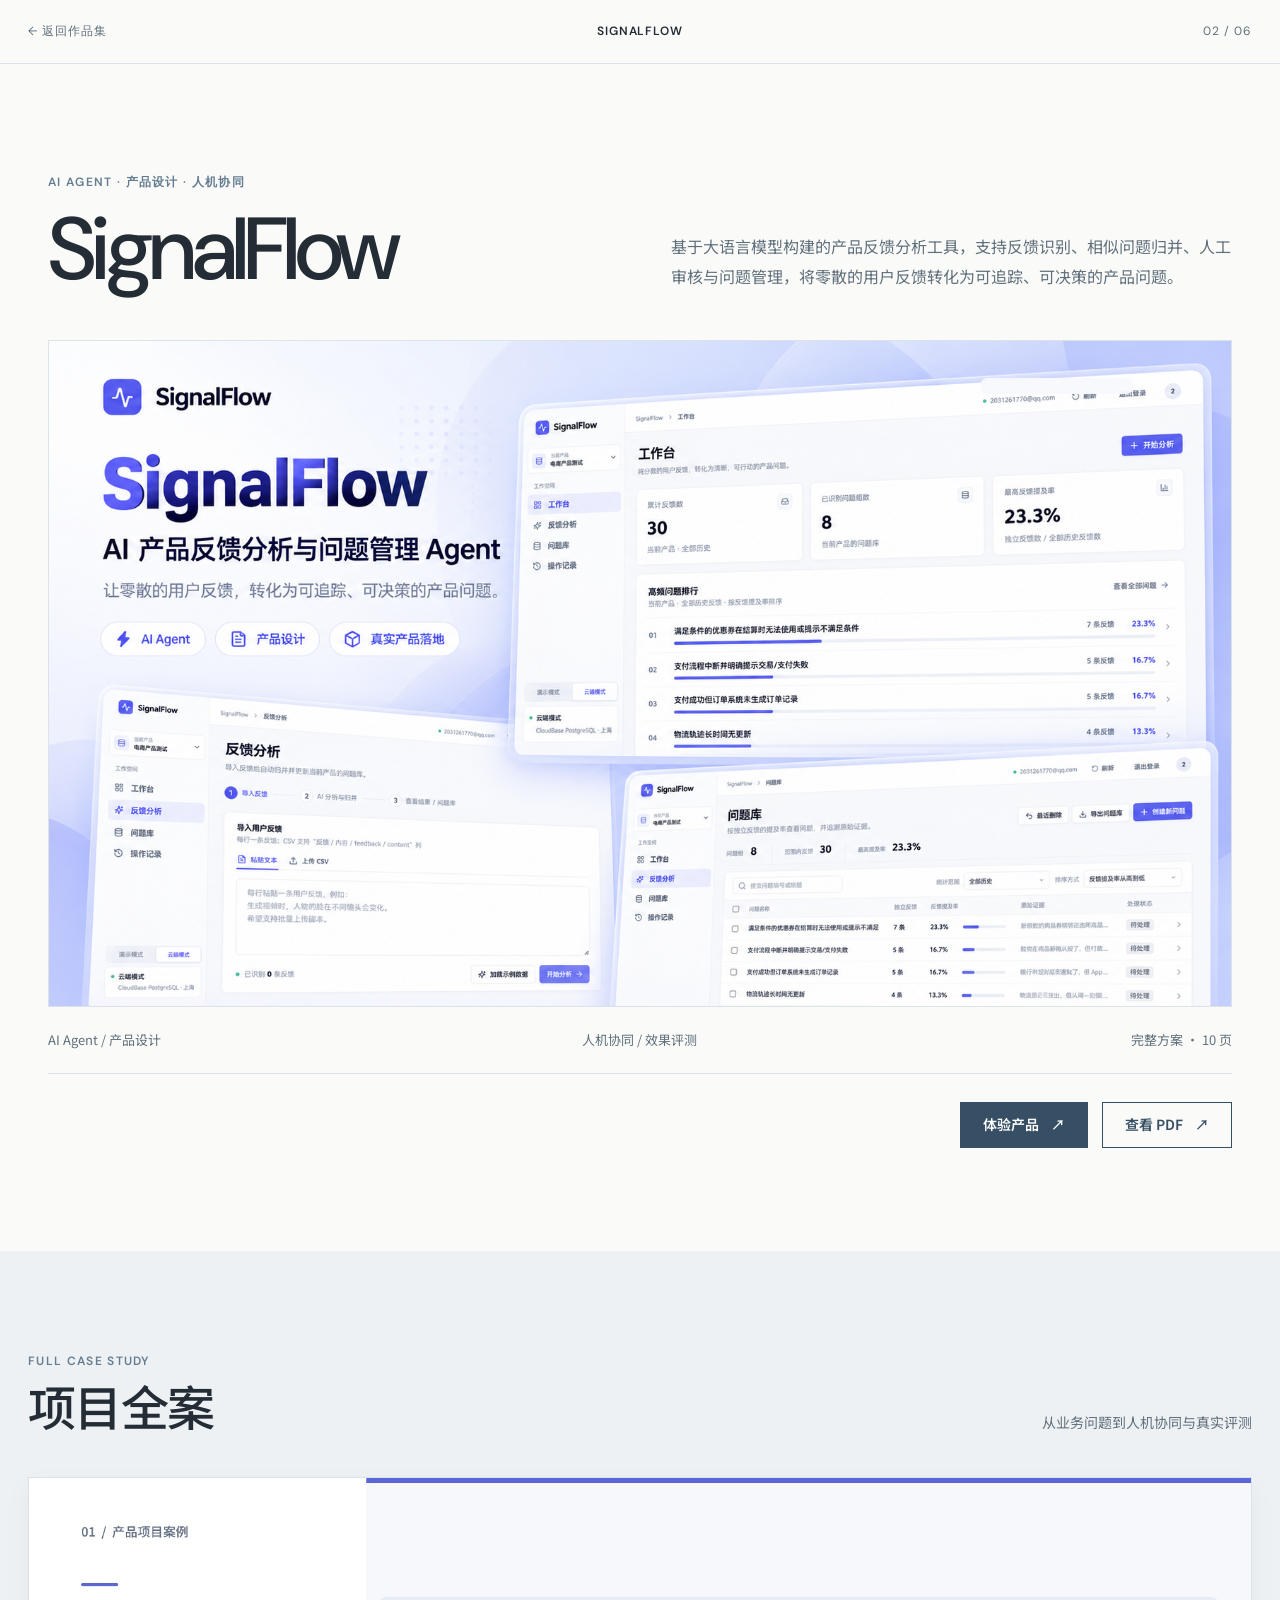
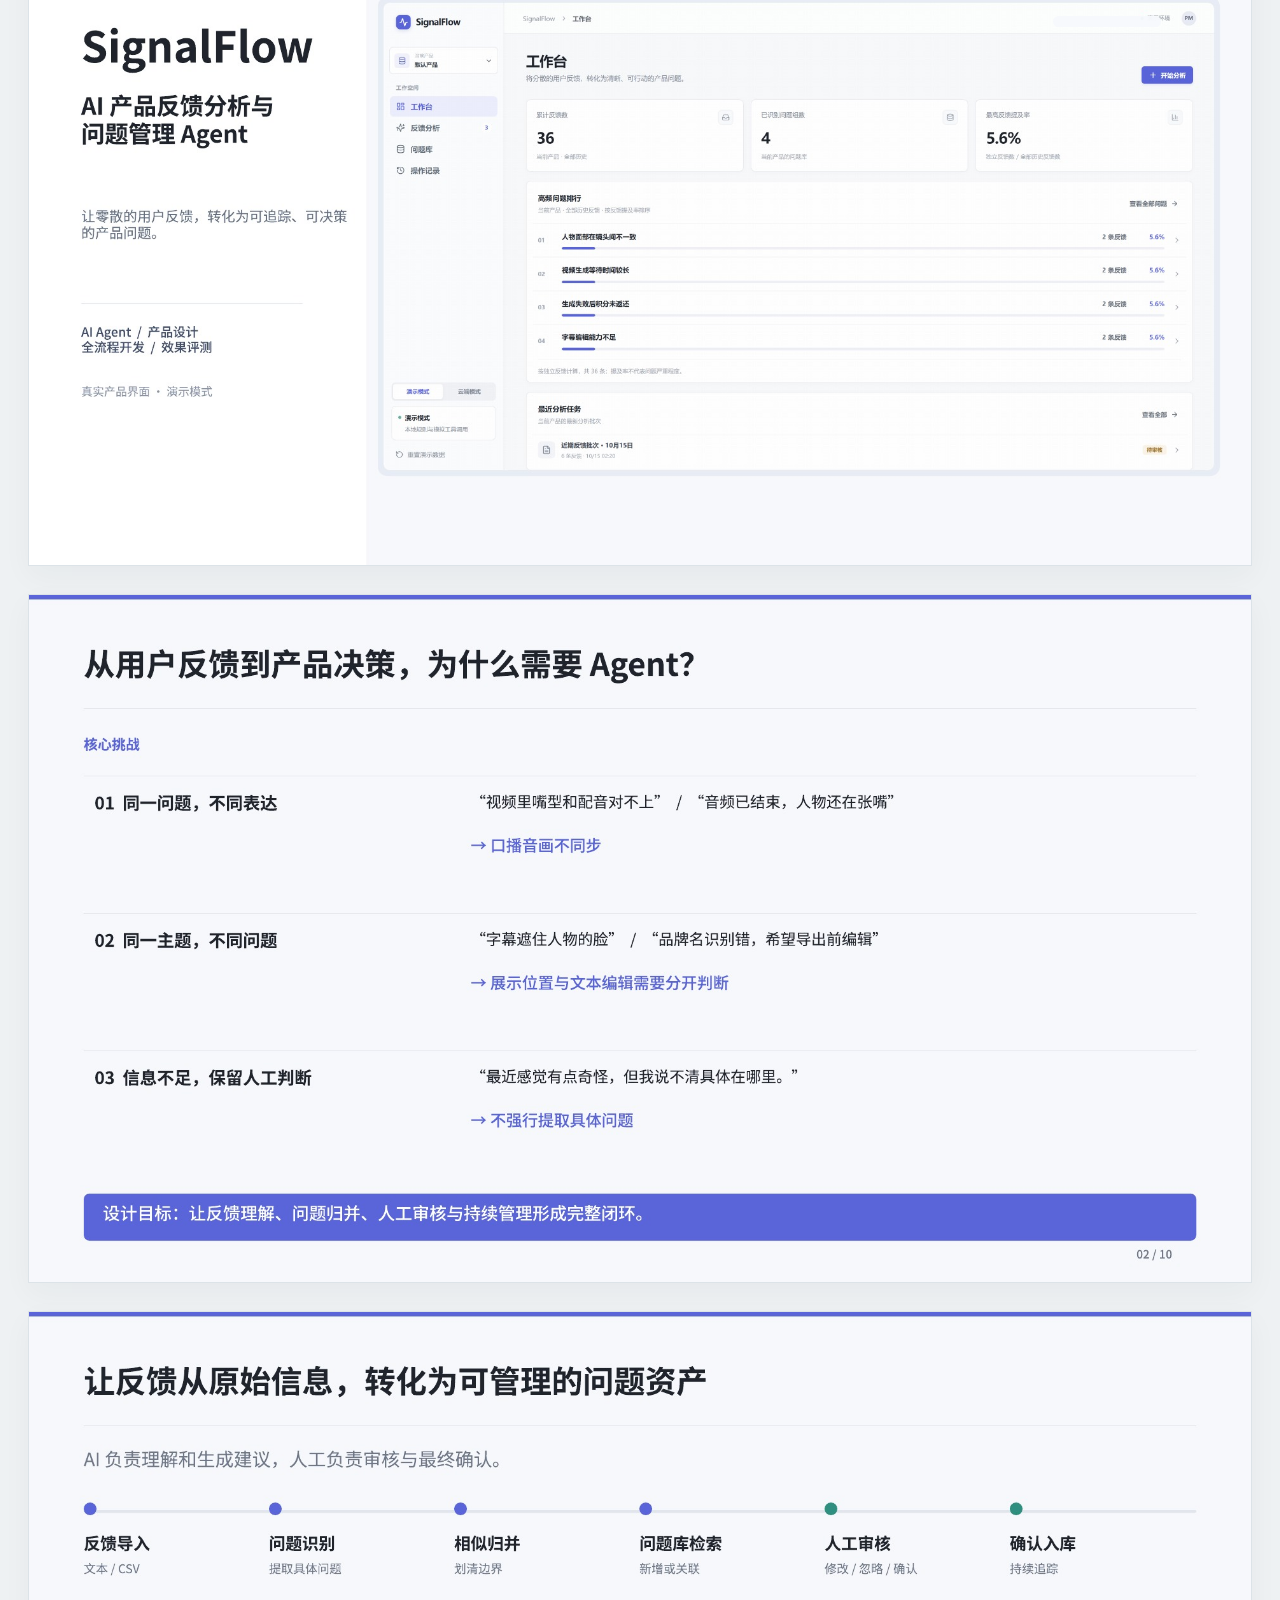
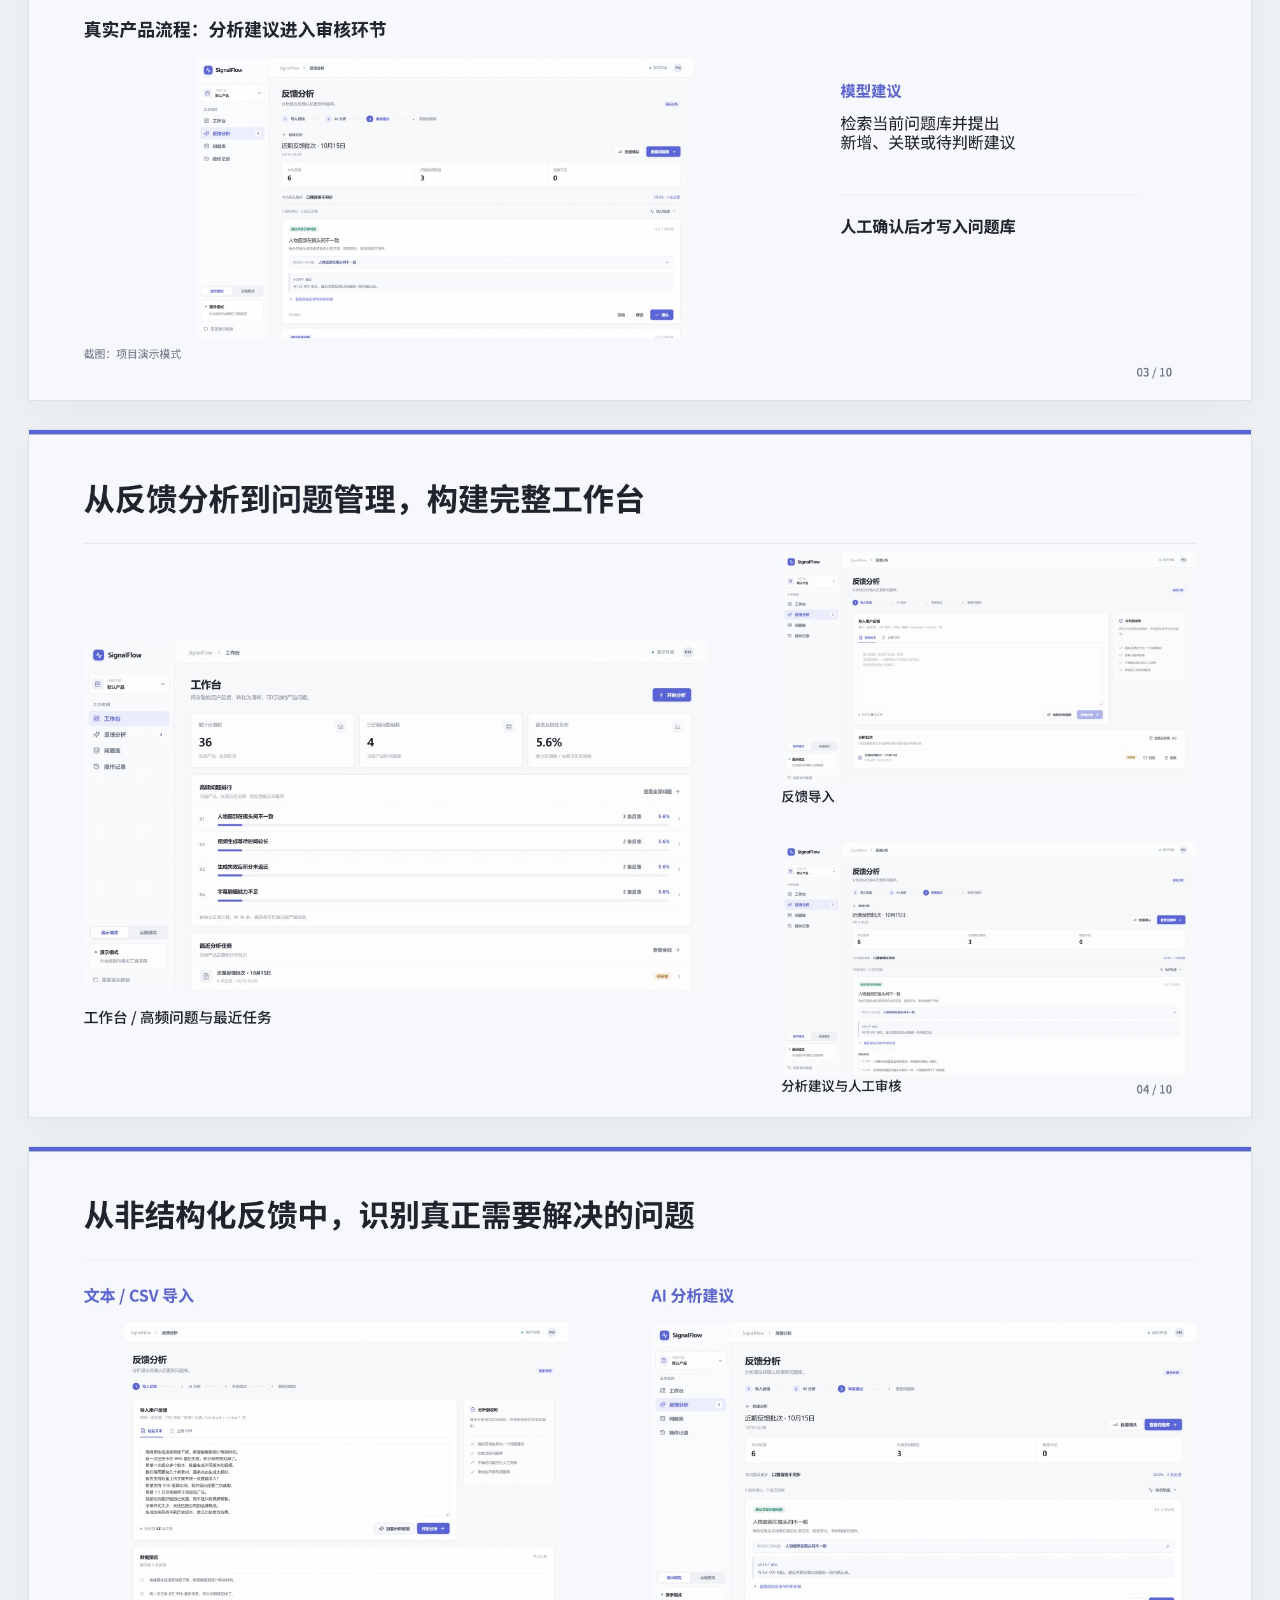
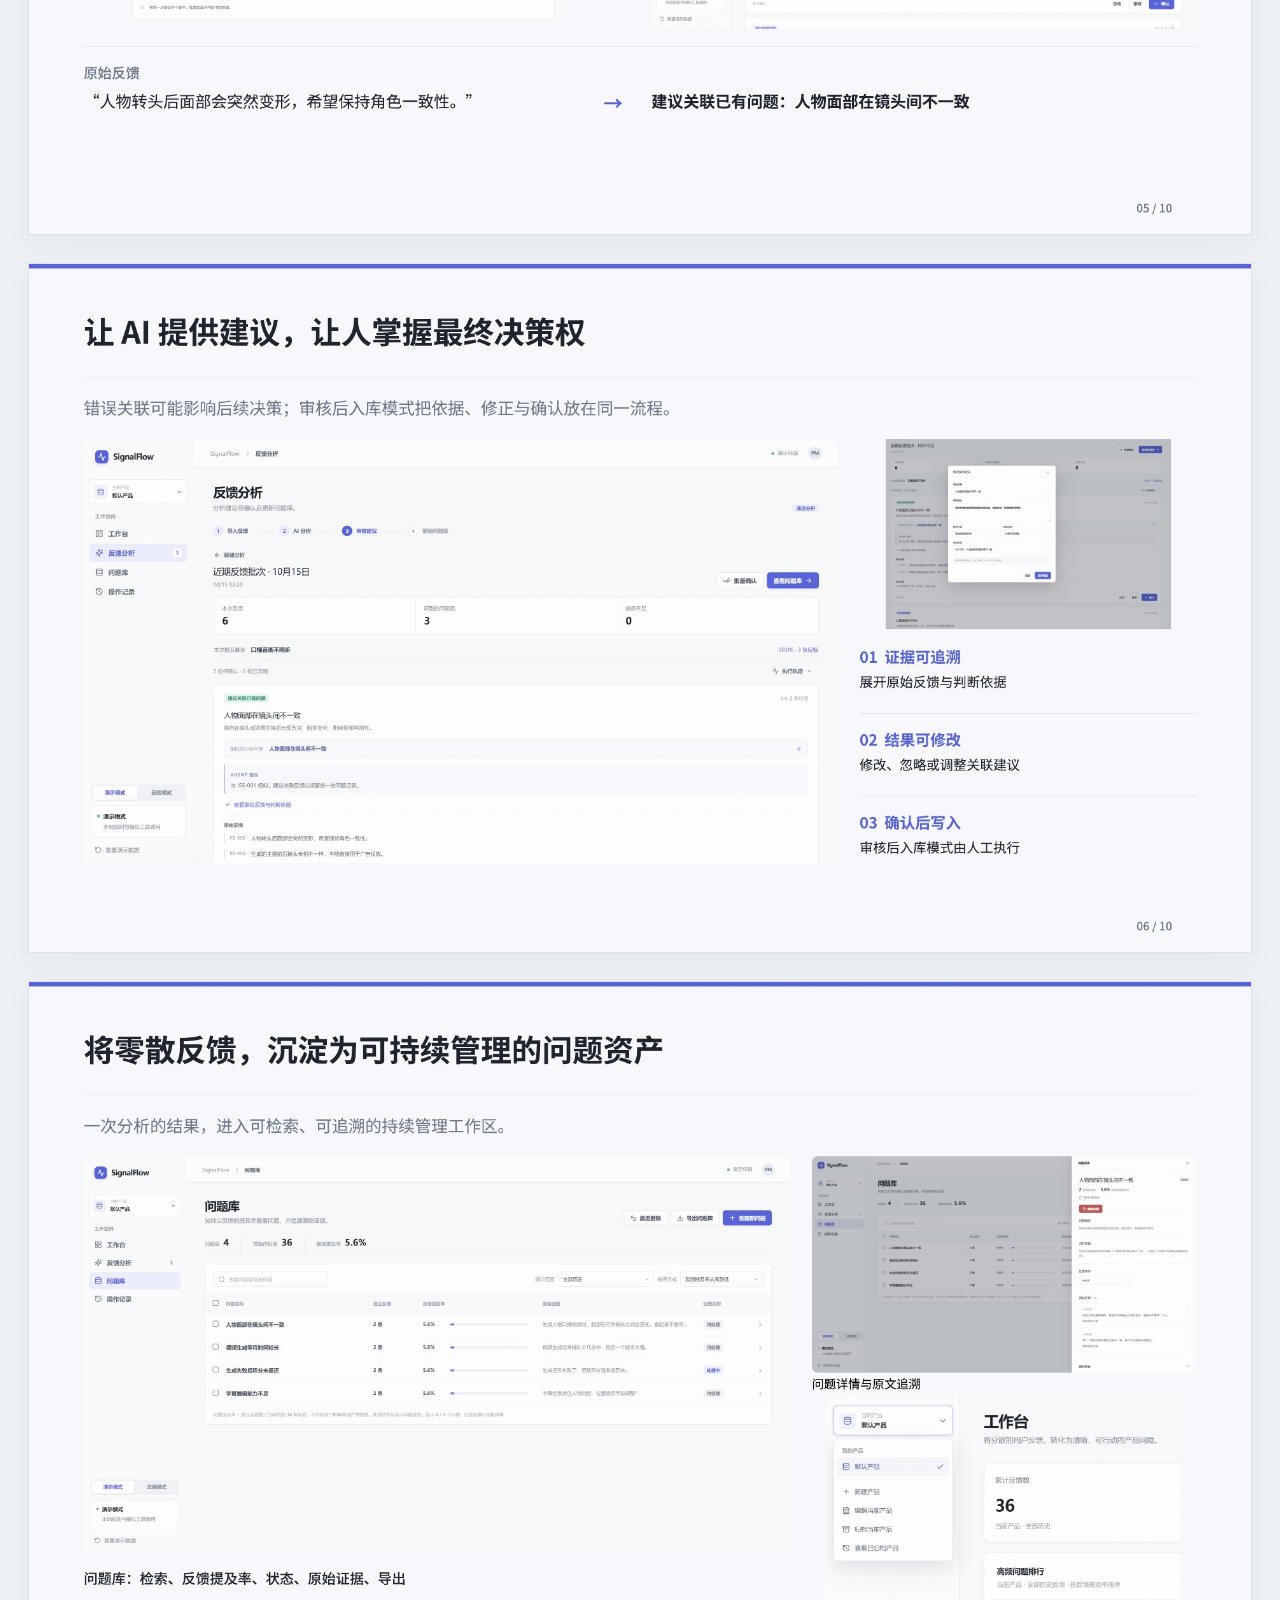
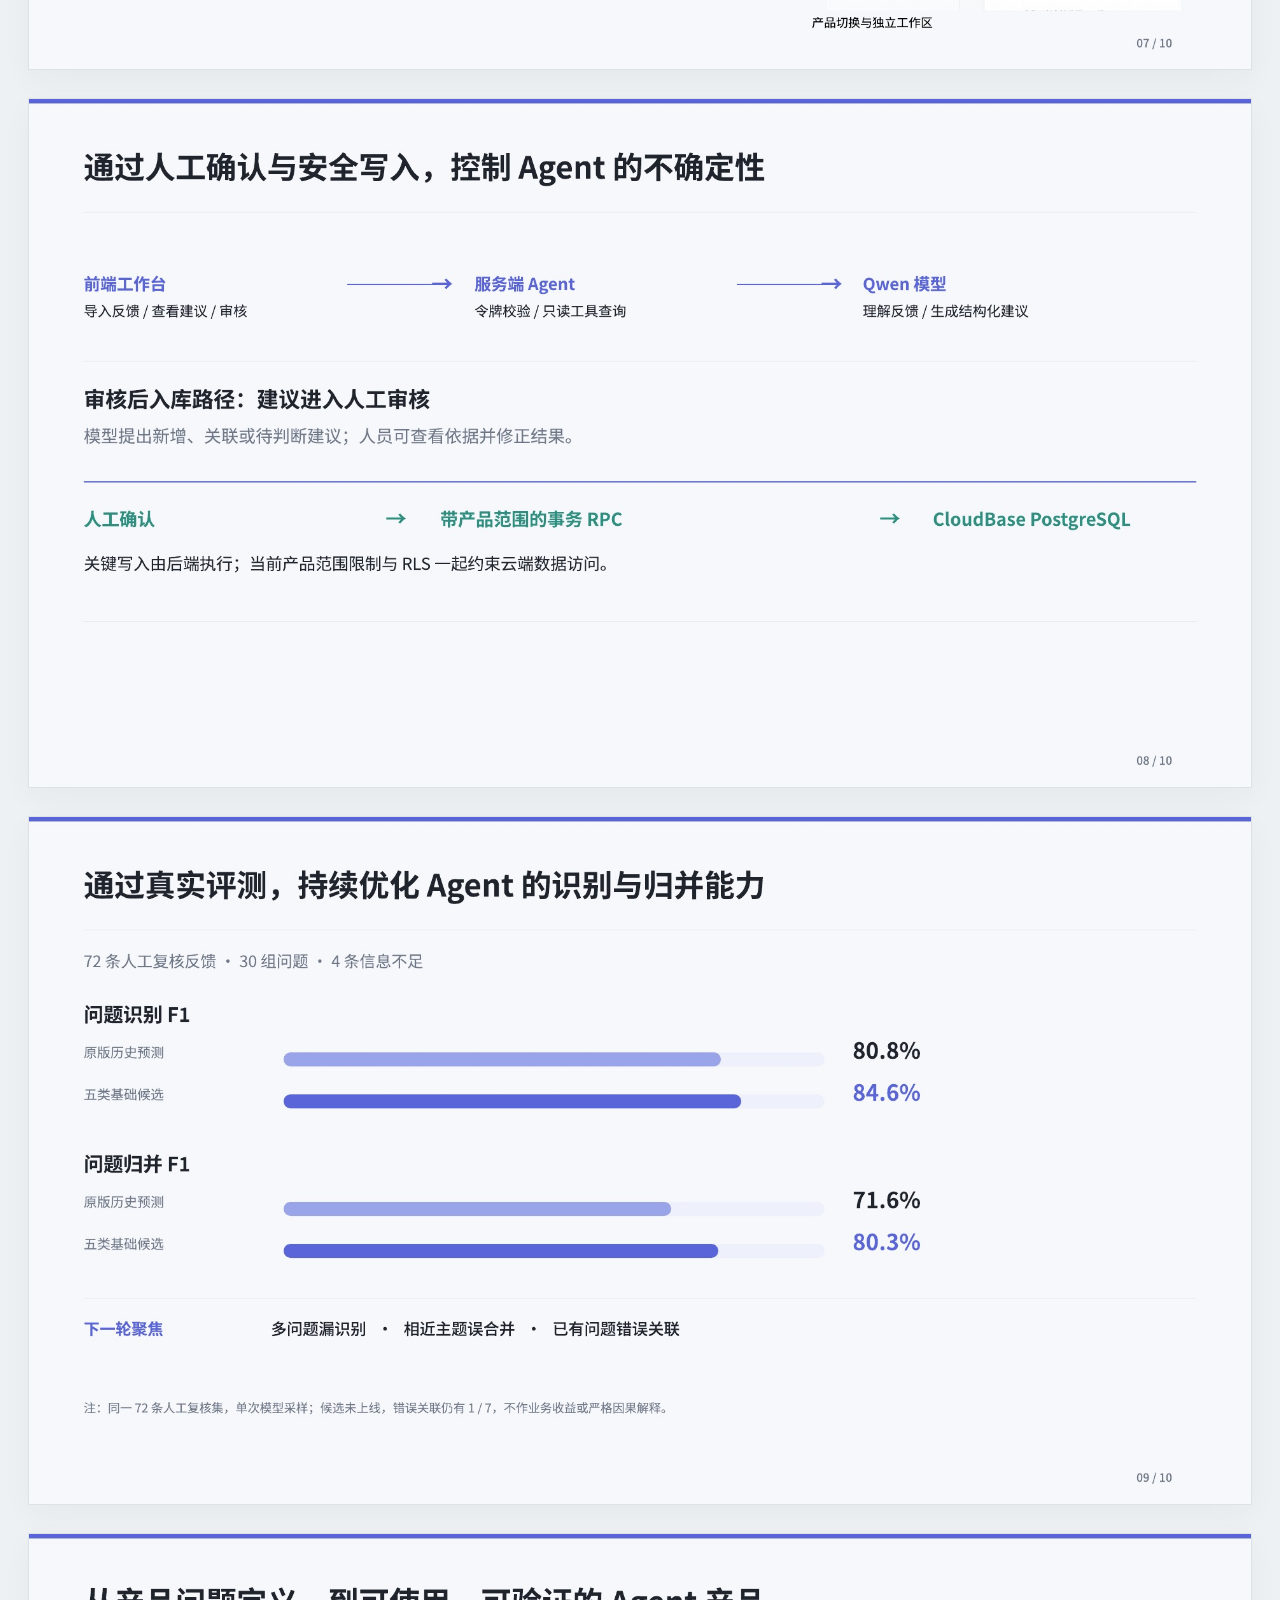
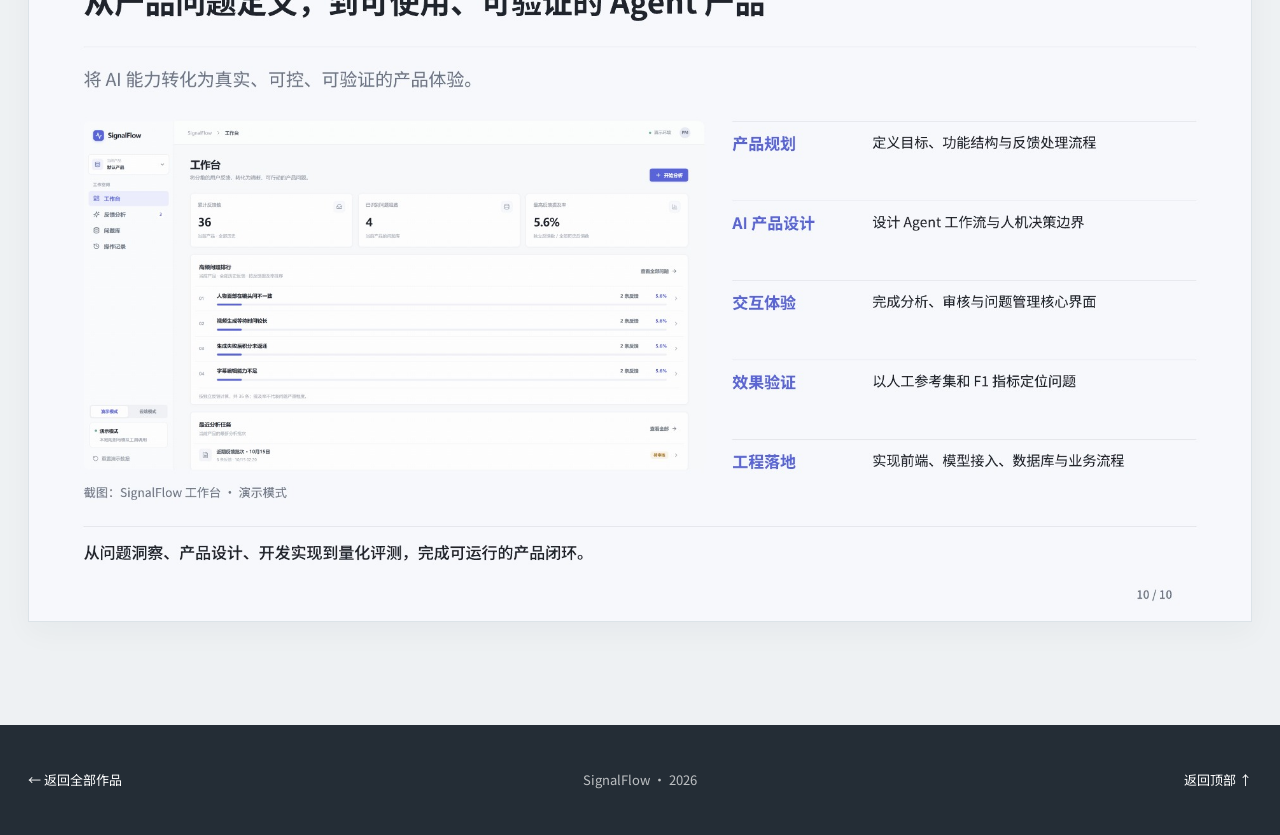
<file: signalflow.html>
<!doctype html>
<html lang="zh-CN">
<head>
  <meta charset="utf-8">
  <meta name="viewport" content="width=device-width, initial-scale=1">
  <meta name="theme-color" content="#fafaf8">
  <meta name="description" content="SignalFlow，面向产品团队的 AI 用户反馈分析与问题管理 Agent 产品案例。">
  <title>SignalFlow · 作品集</title>
  <link rel="icon" type="image/svg+xml" href="data:image/svg+xml,%3Csvg xmlns='http://www.w3.org/2000/svg' viewBox='0 0 32 32'%3E%3Crect width='32' height='32' rx='9' fill='%23364f65'/%3E%3Ccircle cx='16' cy='16' r='7' fill='%23fafaf8'/%3E%3C/svg%3E">
  <link rel="preconnect" href="https://fonts.googleapis.com">
  <link rel="preconnect" href="https://fonts.gstatic.com" crossorigin>
  <link href="https://fonts.googleapis.com/css2?family=DM+Sans:wght@400;500;600&family=Noto+Sans+SC:wght@300;400;500;600&display=swap" rel="stylesheet">
  <link rel="stylesheet" href="./styles.css?v=20261019-1">
  <link rel="stylesheet" href="./pawcare.css?v=20261019-1">
  <link rel="stylesheet" href="./signalflow.css?v=20261019-1">
</head>
<body class="case-body signalflow-body">
  <header class="case-header">
    <a class="case-back" href="./index.html#work" aria-label="返回作品列表"><span aria-hidden="true">←</span> 返回作品集</a>
    <span class="case-brand">SIGNALFLOW</span>
    <span class="case-count">02 / 06</span>
  </header>

  <main id="top">
    <section class="case-intro reveal">
      <div class="case-title-row">
        <div>
          <span class="case-kicker">AI Agent · 产品设计 · 人机协同</span>
          <h1>SignalFlow</h1>
        </div>
        <p>基于大语言模型构建的产品反馈分析工具，支持反馈识别、相似问题归并、人工审核与问题管理，将零散的用户反馈转化为可追踪、可决策的产品问题。</p>
      </div>
      <figure class="case-cover signalflow-cover">
        <img src="./assets/signalflow-cover-2026.png" width="1672" height="941" alt="SignalFlow AI 产品反馈分析与问题管理 Agent 项目封面">
        <span class="signalflow-email-mask" aria-hidden="true"></span>
      </figure>
      <div class="case-summary">
        <span>AI Agent / 产品设计</span>
        <span>人机协同 / 效果评测</span>
        <span>完整方案 · 10 页</span>
      </div>
      <div class="signalflow-actions">
        <a class="signalflow-demo" href="https://signalflow-330791-11-1508405579.sh.run.tcloudbase.com/" target="_blank" rel="noopener">体验产品 <span aria-hidden="true">↗</span></a>
        <a class="signalflow-pdf" href="./assets/signalflow/SignalFlow-portfolio-2026.pdf" target="_blank" rel="noopener">查看 PDF <span aria-hidden="true">↗</span></a>
      </div>
    </section>

    <section class="case-gallery" aria-labelledby="gallery-title">
      <div class="gallery-head reveal">
        <span class="case-kicker">Full case study</span>
        <h2 id="gallery-title">项目全案</h2>
        <p>从业务问题到人机协同与真实评测</p>
      </div>
      <div class="case-pages">
        <figure class="case-page reveal signalflow-page-one"><img decoding="sync" width="1920" height="1080" src="./assets/signalflow/page-01.jpg" alt="SignalFlow 项目概览"><span class="signalflow-page-email-mask" aria-hidden="true"></span></figure>
        <figure class="case-page reveal"><img decoding="sync" width="1920" height="1080" src="./assets/signalflow/page-02.jpg" alt="从用户反馈到产品决策的核心挑战"></figure>
        <figure class="case-page reveal"><img decoding="sync" width="1920" height="1080" src="./assets/signalflow/page-03.jpg" alt="反馈转化为可管理问题资产的产品流程"></figure>
        <figure class="case-page reveal"><img decoding="sync" width="1920" height="1080" src="./assets/signalflow/page-04.jpg" alt="反馈分析与问题管理工作台"></figure>
        <figure class="case-page reveal"><img decoding="sync" width="1920" height="1080" src="./assets/signalflow/page-05.jpg" alt="从非结构化反馈中识别真实问题"></figure>
        <figure class="case-page reveal"><img decoding="sync" width="1920" height="1080" src="./assets/signalflow/page-06.jpg" alt="人工审核与问题归并机制"></figure>
        <figure class="case-page reveal"><img decoding="sync" width="1920" height="1080" src="./assets/signalflow/page-07.jpg" alt="可持续管理的问题库与追踪流程"></figure>
        <figure class="case-page reveal"><img decoding="sync" width="1920" height="1080" src="./assets/signalflow/page-08.jpg" alt="人工确认、安全写入与 Agent 架构"></figure>
        <figure class="case-page reveal"><img decoding="sync" width="1920" height="1080" src="./assets/signalflow/page-09.jpg" alt="基于真实评测的 Agent 效果验证"></figure>
        <figure class="case-page reveal"><img decoding="sync" width="1920" height="1080" src="./assets/signalflow/page-10.jpg" alt="SignalFlow 产品落地与项目总结"></figure>
      </div>
    </section>
  </main>

  <footer class="case-footer">
    <a href="./index.html#work">← 返回全部作品</a>
    <span>SignalFlow · 2026</span>
    <a href="#top">返回顶部 ↑</a>
  </footer>
  <script src="./script.js?v=20261019-1"></script>
</body>
</html>
</file>
<file: styles.css>
:root {
  --white: #fafaf8;
  --surface: #ffffff;
  --blue-white: #eef1f3;
  --ink: #242d36;
  --accent: #657d91;
  --button: #364f65;
  --line: #d6dee4;
  --muted: #566875;
  --max: 1240px;
  --ease: cubic-bezier(.22, 1, .36, 1);
}

* { box-sizing: border-box; }

html { scroll-behavior: smooth; }

body {
  margin: 0;
  color: var(--ink);
  background: var(--white);
  font-family: "Noto Sans SC", "Microsoft YaHei", sans-serif;
  font-size: 16px;
  line-height: 1.7;
  -webkit-font-smoothing: antialiased;
}

body, button, a { color: var(--ink); }
button, a { -webkit-tap-highlight-color: transparent; }
a { text-decoration: none; }
button { font: inherit; }
img, video { display: block; max-width: 100%; }
figure, h1, h2, h3, p, ul { margin: 0; }
ul { padding: 0; list-style: none; }

:focus-visible {
  outline: 3px solid rgba(101, 125, 145, .28);
  outline-offset: 4px;
}

.grain { display: none; }

.site-header {
  position: sticky;
  top: 0;
  z-index: 30;
  display: flex;
  align-items: center;
  justify-content: space-between;
  width: 100%;
  height: 68px;
  padding: 0 max(28px, calc((100vw - var(--max)) / 2));
  border-bottom: 1px solid rgba(220, 227, 232, .88);
  background: rgba(250, 250, 248, .93);
  backdrop-filter: blur(16px);
}

.brand {
  display: inline-flex;
  align-items: center;
  gap: 10px;
  color: var(--ink);
  font-family: "DM Sans", sans-serif;
  font-size: 13px;
  font-weight: 600;
  letter-spacing: .08em;
}

.brand-mark {
  width: 9px;
  height: 9px;
  border-radius: 50%;
  background: var(--accent);
}

.site-nav { display: flex; align-items: center; gap: 30px; }
.site-nav a { color: var(--muted); font-size: 14px; font-weight: 500; transition: color .25s ease; }
.site-nav a:hover { color: var(--accent); }

.hero {
  display: grid;
  min-height: 0;
  align-items: center;
  padding: clamp(48px, 5vw, 72px) max(28px, calc((100vw - var(--max)) / 2)) clamp(38px, 4vw, 58px);
  overflow: hidden;
}

.hero-layout {
  display: grid;
  grid-template-columns: minmax(0, 1.45fr) minmax(300px, .8fr);
  gap: clamp(56px, 8vw, 112px);
  align-items: center;
}

.hero-content { max-width: 760px; }

.hero-identity {
  display: flex;
  align-items: center;
  gap: 14px;
  margin-bottom: 22px;
  color: var(--muted);
  font-size: 14px;
}

.hero-name {
  color: var(--accent);
  font-weight: 600;
}

.hero-name::after { content: ""; display: inline-block; width: 28px; height: 1px; margin-left: 14px; vertical-align: middle; background: var(--line); }

.hero h1 {
  max-width: 730px;
  font-size: clamp(52px, 5.1vw, 68px);
  line-height: 1.12;
  letter-spacing: -.05em;
  font-weight: 600;
}

.hero h1 em, .bring-heading em { color: var(--accent); font-style: normal; }

.hero-summary {
  max-width: 610px;
  margin-top: 24px;
  color: var(--muted);
  font-size: 17px;
  line-height: 1.9;
}

.hero-actions { display: flex; align-items: center; gap: 28px; margin-top: 30px; }

.button {
  display: inline-flex;
  min-height: 48px;
  padding: 0 24px;
  align-items: center;
  justify-content: center;
  gap: 16px;
  border: 1px solid var(--accent);
  border-radius: 4px;
  font-size: 14px;
  font-weight: 500;
}

.button-primary { color: #fff; background: var(--button); transition: background .25s ease, transform .25s ease; }
.button-primary:hover { background: #293f52; transform: translateY(-2px); }
.text-link { color: var(--accent); font-size: 14px; font-weight: 500; }
.text-link span, .case-link span { display: inline-block; transition: transform .25s ease; }
.text-link:hover span, .case-link:hover span { transform: translate(3px, -2px); }

.hero-about {
  display: grid;
  grid-template-columns: 112px minmax(0, 1fr);
  gap: 24px;
  align-items: center;
  padding: 26px 0;
  border-top: 1px solid var(--line);
  border-bottom: 1px solid var(--line);
}

.about-portrait { aspect-ratio: 4 / 5; overflow: hidden; background: var(--blue-white); }
.about-portrait img { width: 100%; height: 100%; object-fit: cover; object-position: center 26%; }
.about-brief h2 { margin-bottom: 12px; font-size: 20px; line-height: 1.4; font-weight: 600; }
.about-brief p { color: var(--muted); font-size: 15px; line-height: 1.85; }

.work {
  padding: clamp(60px, 6vw, 84px) max(28px, calc((100vw - var(--max)) / 2)) clamp(76px, 8vw, 120px);
  background: var(--white);
  scroll-margin-top: 68px;
}

.section-head { display: flex; justify-content: space-between; margin-bottom: 40px; }
.section-head h2, .bring-heading h2 { font-size: clamp(34px, 4vw, 50px); line-height: 1.25; letter-spacing: -.035em; font-weight: 500; }

.featured-project {
  display: grid;
  grid-template-columns: minmax(300px, .67fr) minmax(0, 1.33fr);
  min-height: 456px;
  overflow: hidden;
  border: 1px solid var(--line);
  background: var(--surface);
  box-shadow: 0 1px 0 rgba(36, 45, 54, .025);
}

.featured-copy { display: flex; flex-direction: column; justify-content: center; padding: clamp(36px, 4vw, 56px); }
.featured-copy h3, .project-copy h3 { font-family: "DM Sans", "Noto Sans SC", sans-serif; line-height: 1.25; letter-spacing: -.025em; }
.featured-copy h3 { font-size: clamp(32px, 3.3vw, 46px); }
.featured-copy h3 a:hover, .project-copy h3 a:hover { color: var(--accent); }

.project-desc { margin-top: 18px; color: var(--muted); font-size: 16px; line-height: 1.78; }
.featured-copy .project-desc { max-width: 410px; }

.skill-tags { display: flex; flex-wrap: wrap; gap: 8px 18px; margin-top: 22px; }
.skill-tags li { color: #526b7f; font-size: 13.5px; font-weight: 600; }
.skill-tags li + li::before { content: "·"; margin-right: 18px; color: #b8c4cc; }

.project-links { display: flex; flex-wrap: wrap; gap: 18px 26px; margin-top: 32px; }
.case-link { display: inline-flex; align-items: center; gap: 12px; color: #526b7f; font-size: 14px; font-weight: 600; }
.case-link.secondary { color: var(--muted); }

.featured-visual, .project-visual {
  position: relative;
  display: block;
  overflow: hidden;
  background: var(--blue-white);
}

.signalflow-visual .signalflow-email-mask {
  position: absolute;
  z-index: 2;
  top: 5.6%;
  right: 8.2%;
  width: 13%;
  height: 2.4%;
  border-radius: 999px;
  background: rgba(247, 249, 253, .96);
  pointer-events: none;
}

.featured-visual { min-height: 456px; }
.featured-visual img, .project-visual img { width: 100%; height: 100%; object-fit: contain; transition: transform .6s var(--ease); }
.featured-visual:hover img, .project-visual:hover img { transform: scale(1.018); }

.project-arrow {
  position: absolute;
  right: 18px;
  bottom: 18px;
  display: grid;
  width: 42px;
  height: 42px;
  place-items: center;
  border: 1px solid rgba(220, 227, 232, .95);
  border-radius: 50%;
  color: var(--accent);
  background: rgba(255, 255, 255, .94);
  opacity: 0;
  transform: translate(-6px, 6px);
  transition: opacity .25s ease, transform .25s ease;
}

.featured-visual:hover .project-arrow, .project-visual:hover .project-arrow { opacity: 1; transform: translate(0); }

.project-grid { display: grid; grid-template-columns: repeat(2, minmax(0, 1fr)); gap: 24px; margin-top: 24px; }
.project-card { display: flex; min-width: 0; flex-direction: column; border: 1px solid var(--line); background: var(--surface); box-shadow: 0 1px 0 rgba(36, 45, 54, .025); transition: transform .28s var(--ease), border-color .28s ease, box-shadow .28s ease; }
.project-card:hover { border-color: #c9d3da; box-shadow: 0 12px 28px rgba(36, 45, 54, .07); transform: translateY(-3px); }
.project-visual { aspect-ratio: 16 / 10; border-bottom: 1px solid var(--line); }
.project-copy { display: flex; flex: 1; flex-direction: column; padding: 28px 24px 30px; }
.project-copy h3 { font-size: 28px; }
.project-copy .project-desc { display: -webkit-box; overflow: hidden; font-size: 16px; -webkit-box-orient: vertical; -webkit-line-clamp: 3; }
.project-copy .project-links { margin-top: auto; padding-top: 24px; }

.more-projects { display: grid; grid-template-rows: 0fr; opacity: 0; transition: grid-template-rows .55s var(--ease), opacity .35s ease; }
.more-projects[hidden] { display: none; }
.more-projects.is-open { grid-template-rows: 1fr; opacity: 1; }
.more-projects-inner { min-height: 0; overflow: hidden; }
.more-projects-inner .project-card-wide { grid-column: 1 / -1; display: grid; grid-template-columns: minmax(0, 1.14fr) minmax(320px, .86fr); }
.project-card-wide .project-visual { aspect-ratio: 16 / 9; border-right: 1px solid var(--line); border-bottom: 0; }
.project-card-wide .project-copy { justify-content: center; }

.more-toggle-wrap { display: flex; justify-content: center; margin-top: 42px; }
.more-toggle {
  display: inline-flex;
  min-width: 170px;
  min-height: 48px;
  align-items: center;
  justify-content: center;
  gap: 18px;
  border: 1px solid var(--accent);
  border-radius: 4px;
  color: var(--accent);
  background: transparent;
  cursor: pointer;
  transition: color .25s ease, background .25s ease;
}
.more-toggle:hover { color: #fff; background: var(--button); }
.more-toggle > :last-child { transition: transform .35s var(--ease); }
.more-toggle[aria-expanded="true"] > :last-child { transform: rotate(180deg); }

.profile-strip { padding: clamp(76px, 8vw, 112px) max(28px, calc((100vw - var(--max)) / 2)); background: var(--surface); }
.bring-panel { display: grid; grid-template-columns: minmax(280px, .8fr) minmax(0, 1.2fr); gap: clamp(60px, 9vw, 132px); align-items: start; }
.compact-capabilities article { display: grid; grid-template-columns: minmax(190px, .75fr) minmax(0, 1.25fr); gap: 36px; padding: 25px 0; border-top: 1px solid var(--line); }
.compact-capabilities article:last-child { border-bottom: 1px solid var(--line); }
.compact-capabilities h3 { font-size: 17px; font-weight: 600; line-height: 1.55; }
.compact-capabilities p { color: var(--muted); font-size: 15.5px; line-height: 1.78; }

.contact { padding: clamp(82px, 9vw, 124px) max(28px, calc((100vw - var(--max)) / 2)) 34px; background: #242d36; color: #fff; }
.contact-heading h2 { color: var(--white); font-family: "DM Sans", sans-serif; font-size: clamp(52px, 7vw, 88px); line-height: 1; letter-spacing: -.05em; font-weight: 500; }
.contact-actions { display: grid; grid-template-columns: repeat(3, minmax(0, 1fr)); margin-top: 56px; border-top: 1px solid rgba(255, 255, 255, .2); }
.contact-action { display: grid; grid-template-columns: 1fr auto; gap: 8px 18px; padding: 26px 24px; border: 0; border-right: 1px solid rgba(255, 255, 255, .2); color: rgba(255,255,255,.75); background: transparent; text-align: left; cursor: pointer; transition: background .25s ease, color .25s ease; }
.contact-action:first-child { padding-left: 0; }
.contact-action:last-child { border-right: 0; }
.contact-action > span:first-child { font-size: 13px; }
.contact-action > span:last-child { grid-column: 2; grid-row: 1 / span 2; align-self: center; color: #a9bac7; }
.contact-action strong { overflow: hidden; color: var(--white); font-size: 14px; font-weight: 500; text-overflow: ellipsis; }
.contact-action:hover { background: rgba(255, 255, 255, .035); }
.contact-action:hover strong { color: #d4dde4; }
.contact-foot { display: flex; justify-content: space-between; margin-top: 74px; padding-top: 24px; border-top: 1px solid rgba(255, 255, 255, .2); color: rgba(255,255,255,.58); font: 12px "DM Sans", sans-serif; letter-spacing: .05em; }
.contact-foot a { color: rgba(255,255,255,.8); }

.toast { position: fixed; right: 24px; bottom: 24px; z-index: 60; padding: 11px 16px; border-radius: 4px; color: #fff; background: var(--button); font-size: 13px; opacity: 0; pointer-events: none; transform: translateY(8px); transition: opacity .25s ease, transform .25s ease; }
.toast.show { opacity: 1; transform: none; }

.reveal { opacity: 1; transform: none; }
.reveal.visible { animation: reveal-in .68s var(--ease) both; }
.reveal.visible.delay-1 { animation-delay: .08s; }
.reveal.visible.delay-2 { animation-delay: .16s; }

@keyframes reveal-in {
  from { opacity: 0; transform: translateY(18px); }
  to { opacity: 1; transform: none; }
}

@media (max-width: 960px) {
  .hero { min-height: auto; }
  .hero-layout { grid-template-columns: 1fr; gap: 42px; }
  .hero-about { max-width: 600px; grid-template-columns: 104px 1fr; }
  .featured-project { grid-template-columns: 1fr; }
  .featured-visual { min-height: 0; aspect-ratio: 16 / 9; grid-row: 1; }
  .featured-copy { grid-row: 2; }
  .more-projects-inner .project-card-wide { grid-template-columns: 1fr 1fr; }
  .bring-panel { grid-template-columns: 1fr; gap: 48px; }
  .contact-actions { grid-template-columns: 1fr; }
  .contact-action, .contact-action:first-child { padding: 22px 0; border-right: 0; border-bottom: 1px solid rgba(255, 255, 255, .2); }
  .contact-action:last-child { border-bottom: 0; }
}

@media (max-width: 720px) {
  .site-header { height: 60px; padding: 0 20px; }
  .brand { font-size: 11px; }
  .site-nav { gap: 17px; }
  .site-nav a { font-size: 13px; }
  .hero { padding: 42px 20px 46px; }
  .hero-identity { align-items: flex-start; gap: 8px; flex-direction: column; margin-bottom: 22px; font-size: 12px; }
  .hero-name::after { display: none; }
  .hero h1 { font-size: clamp(42px, 12vw, 56px); }
  .hero-summary { margin-top: 22px; font-size: 15px; }
  .hero-actions { gap: 22px; margin-top: 30px; }
  .hero-about { grid-template-columns: 88px 1fr; gap: 18px; padding: 22px 0; }
  .about-brief h2 { font-size: 18px; }
  .about-brief p { font-size: 14px; line-height: 1.75; }
  .work { padding: 64px 20px 72px; }
  .profile-strip { padding: 64px 20px; }
  .section-head { margin-bottom: 32px; }
  .section-head h2, .bring-heading h2 { font-size: 34px; }
  .featured-project { min-height: 0; }
  .featured-copy { padding: 30px 26px 34px; }
  .featured-copy h3 { font-size: 32px; }
  .featured-visual { aspect-ratio: 16 / 9; }
  .project-grid { grid-template-columns: 1fr; gap: 22px; margin-top: 22px; }
  .project-copy { padding: 26px 24px 30px; }
  .more-projects-inner .project-card-wide { grid-template-columns: 1fr; }
  .project-card-wide .project-visual { border-right: 0; border-bottom: 1px solid var(--line); }
  .more-toggle-wrap { margin-top: 34px; }
  .compact-capabilities article { grid-template-columns: 1fr; gap: 10px; padding: 24px 0; }
  .contact { padding: 76px 20px 28px; }
  .contact-actions { margin-top: 40px; }
  .contact-foot { margin-top: 48px; }
}

@media (max-width: 430px) {
  .brand span:last-child { display: block; max-width: 118px; overflow: hidden; white-space: nowrap; text-overflow: ellipsis; }
  .site-nav { gap: 12px; }
  .site-nav a { font-size: 12.5px; }
  .hero-about { grid-template-columns: 76px 1fr; }
  .hero-actions { align-items: flex-start; flex-direction: column; }
  .contact-foot { gap: 20px; }
}

@media (prefers-reduced-motion: reduce) {
  html { scroll-behavior: auto; }
  *, *::before, *::after { scroll-behavior: auto !important; transition-duration: .01ms !important; animation-duration: .01ms !important; animation-iteration-count: 1 !important; }
  .reveal.visible { animation: none; }
}
</file>
<file: pawcare.css>
.case-body { background: #fafaf8; }

.case-header {
  position: sticky;
  top: 0;
  z-index: 30;
  display: grid;
  grid-template-columns: 1fr auto 1fr;
  align-items: center;
  min-height: 64px;
  padding: 0 max(28px, calc((100vw - 1240px) / 2));
  border-bottom: 1px solid #dce3e8;
  background: rgba(250, 250, 248, .94);
  backdrop-filter: blur(16px);
}

.case-back, .case-count, .case-brand { font-family: "DM Sans", sans-serif; font-size: 12px; letter-spacing: .08em; }
.case-back { color: #60707c; }
.case-back:hover { color: #364f65; }
.case-brand { color: #242d36; font-weight: 600; }
.case-count { justify-self: end; color: #60707c; }

.case-intro { max-width: 1240px; margin: 0 auto; padding: clamp(70px, 8vw, 110px) 28px clamp(76px, 8vw, 112px); }
.case-title-row { display: grid; grid-template-columns: minmax(0, .95fr) minmax(320px, 1.05fr); gap: clamp(54px, 9vw, 130px); align-items: end; margin-bottom: 48px; }
.case-kicker { color: #657d91; font: 600 12px "DM Sans", sans-serif; letter-spacing: .11em; text-transform: uppercase; }
.case-title-row h1 { margin-top: 12px; color: #242d36; font-family: "DM Sans", "Noto Sans SC", sans-serif; font-size: clamp(56px, 7vw, 88px); line-height: .98; letter-spacing: -.055em; font-weight: 500; }
.case-title-row p { color: #60707c; font-size: 16px; line-height: 1.9; }

.case-cover { overflow: hidden; border: 1px solid #dce3e8; background: #eef1f3; }
.case-cover img { width: 100%; height: auto; object-fit: contain; }
.case-summary { display: grid; grid-template-columns: repeat(3, 1fr); gap: 24px; padding: 22px 0; border-bottom: 1px solid #dce3e8; color: #60707c; font-size: 13px; }
.case-summary span:nth-child(2) { text-align: center; }
.case-summary span:last-child { text-align: right; }

.pawcare-actions, .giftloop-actions { display: flex; justify-content: flex-end; margin-top: 28px; }
.pawcare-demo, .giftloop-demo {
  display: inline-flex;
  min-height: 46px;
  padding: 0 22px;
  align-items: center;
  gap: 18px;
  border: 1px solid #364f65;
  border-radius: 4px;
  color: #fff;
  background: #364f65;
  font-size: 14px;
  font-weight: 500;
  transition: background .25s ease, transform .25s ease;
}
.pawcare-demo:hover, .giftloop-demo:hover { background: #293f52; transform: translateY(-2px); }

.case-gallery { padding: clamp(84px, 8vw, 116px) max(28px, calc((100vw - 1240px) / 2)); background: #eef1f3; }
.gallery-head { display: grid; grid-template-columns: 1fr auto; align-items: end; margin-bottom: 42px; }
.gallery-head .case-kicker { grid-column: 1 / -1; margin-bottom: 8px; }
.gallery-head h2 { color: #242d36; font-size: clamp(34px, 4vw, 48px); line-height: 1.2; letter-spacing: -.035em; font-weight: 500; }
.gallery-head p { color: #60707c; font-size: 14px; }
.case-pages { display: grid; gap: 28px; }
.case-page { overflow: hidden; border: 1px solid #dce3e8; background: #fff; box-shadow: 0 10px 28px rgba(36, 45, 54, .04); }
.case-page img { width: 100%; height: auto; }

.case-footer {
  display: grid;
  grid-template-columns: 1fr auto 1fr;
  align-items: center;
  min-height: 110px;
  padding: 0 max(28px, calc((100vw - 1240px) / 2));
  color: rgba(255,255,255,.7);
  background: #242d36;
  font-size: 13px;
}
.case-footer a { color: #fff; }
.case-footer span { justify-self: center; }
.case-footer a:last-child { justify-self: end; }

@media (max-width: 720px) {
  .case-header { min-height: 58px; padding: 0 18px; }
  .case-brand { display: none; }
  .case-header { grid-template-columns: 1fr auto; }
  .case-intro { padding: 60px 20px 72px; }
  .case-title-row { grid-template-columns: 1fr; gap: 26px; margin-bottom: 34px; }
  .case-title-row h1 { font-size: clamp(48px, 16vw, 66px); }
  .case-title-row p { font-size: 14px; }
  .case-summary { grid-template-columns: 1fr; gap: 6px; padding: 18px 0; }
  .case-summary span:nth-child(2), .case-summary span:last-child { text-align: left; }
  .pawcare-actions, .giftloop-actions { justify-content: stretch; }
  .pawcare-demo, .giftloop-demo { justify-content: space-between; width: 100%; }
  .case-gallery { padding: 70px 20px; }
  .gallery-head { grid-template-columns: 1fr; gap: 8px; margin-bottom: 30px; }
  .case-pages { gap: 18px; }
  .case-footer { grid-template-columns: 1fr auto; min-height: 94px; padding: 0 20px; }
  .case-footer span { display: none; }
}
</file>
<file: flowcase.css>
.flowcase-body .case-cover { background: #eef1f3; }
</file>
<file: giftloop.css>
.giftloop-body .case-cover { background: #eef1f3; }
</file>
<file: interview-coach.css>
.interview-body .case-cover { background: #eef3f8; }

.interview-actions {
  display: flex;
  justify-content: flex-end;
  margin-top: 28px;
}

.interview-demo {
  display: inline-flex;
  align-items: center;
  justify-content: center;
  gap: 12px;
  min-height: 46px;
  padding: 0 22px;
  color: #fff;
  background: #364f65;
  font-size: 14px;
  font-weight: 600;
  transition: background .25s ease, transform .25s ease;
}

.interview-demo:hover { background: #293f52; transform: translateY(-2px); }

.interview-overview {
  padding: clamp(82px, 8vw, 116px) max(28px, calc((100vw - 1240px) / 2));
  background: #eef1f3;
}

.overview-heading { max-width: 680px; margin-bottom: 48px; }
.overview-heading h2 { margin: 10px 0 14px; color: #242d36; font-size: clamp(34px, 4vw, 48px); line-height: 1.2; letter-spacing: -.035em; font-weight: 500; }
.overview-heading p { color: #60707c; font-size: 15px; line-height: 1.8; }

.overview-grid { display: grid; grid-template-columns: repeat(3, 1fr); border-top: 1px solid #dce3e8; border-bottom: 1px solid #dce3e8; }
.overview-grid article { min-width: 0; padding: 34px 30px 38px; }
.overview-grid article + article { border-left: 1px solid #dce3e8; }
.overview-grid span { color: #657d91; font: 600 12px "DM Sans", sans-serif; letter-spacing: .12em; }
.overview-grid h3 { margin: 18px 0 12px; color: #242d36; font-size: 20px; font-weight: 500; }
.overview-grid p { color: #60707c; font-size: 14px; line-height: 1.85; }
.session-note { margin-top: 24px; color: #60707c; font-size: 13px; line-height: 1.75; }

@media (max-width: 720px) {
  .interview-actions { justify-content: stretch; }
  .interview-demo { width: 100%; justify-content: space-between; }
  .interview-overview { padding: 70px 20px; }
  .overview-heading { margin-bottom: 30px; }
  .overview-grid { grid-template-columns: 1fr; }
  .overview-grid article { padding: 28px 0; }
  .overview-grid article + article { border-top: 1px solid #dce3e8; border-left: 0; }
}
</file>
<file: loopspring.css>
.loopspring-body .case-cover { background: #eef1f3; }

.case-video {
  display: grid;
  grid-template-columns: minmax(240px, .45fr) minmax(0, 1.55fr);
  gap: clamp(40px, 8vw, 110px);
  align-items: center;
  max-width: 1240px;
  margin: 0 auto;
  padding: 0 28px clamp(76px, 8vw, 112px);
}

.video-copy h2 { margin-top: 10px; color: #242d36; font-size: clamp(34px, 4vw, 48px); line-height: 1.2; font-weight: 500; }
.video-copy p { margin-top: 18px; color: #60707c; font-size: 14px; }
.case-video video { width: 100%; border: 1px solid #dce3e8; background: #eef1f3; }

@media (max-width: 720px) {
  .case-video { grid-template-columns: 1fr; gap: 28px; padding: 0 20px 72px; }
}
</file>
<file: signalflow.css>
.signalflow-body .case-cover { position: relative; background: #eef1f3; }
.signalflow-body .case-page { background: #fff; }

.signalflow-actions {
  display: flex;
  justify-content: flex-end;
  gap: 14px;
  margin-top: 28px;
}

.signalflow-demo,
.signalflow-pdf {
  display: inline-flex;
  align-items: center;
  justify-content: center;
  gap: 12px;
  min-height: 46px;
  padding: 0 22px;
  border: 1px solid #364f65;
  color: #fff;
  background: #364f65;
  font-size: 14px;
  font-weight: 600;
  transition: background .25s ease, color .25s ease, transform .25s ease;
}

.signalflow-pdf { color: #364f65; background: transparent; }
.signalflow-demo:hover,
.signalflow-pdf:hover { transform: translateY(-2px); }
.signalflow-demo:hover { background: #293f52; }
.signalflow-pdf:hover { background: #eef1f3; }

.signalflow-email-mask,
.signalflow-page-email-mask {
  position: absolute;
  z-index: 2;
  background: rgba(247, 249, 253, .96);
  border-radius: 999px;
  pointer-events: none;
}

.signalflow-visual .signalflow-email-mask { top: 5.6%; right: 8.2%; width: 13%; height: 2.4%; }
.signalflow-cover .signalflow-email-mask { top: 5.6%; right: 8.2%; width: 13%; height: 2.4%; }
.signalflow-page-one { position: relative; }
.signalflow-page-email-mask { top: 20.2%; right: 7.4%; width: 8.8%; height: 1.5%; }

@media (max-width: 700px) {
  .signalflow-actions { flex-direction: column; }
  .signalflow-demo, .signalflow-pdf { width: 100%; justify-content: space-between; }
}
</file>
